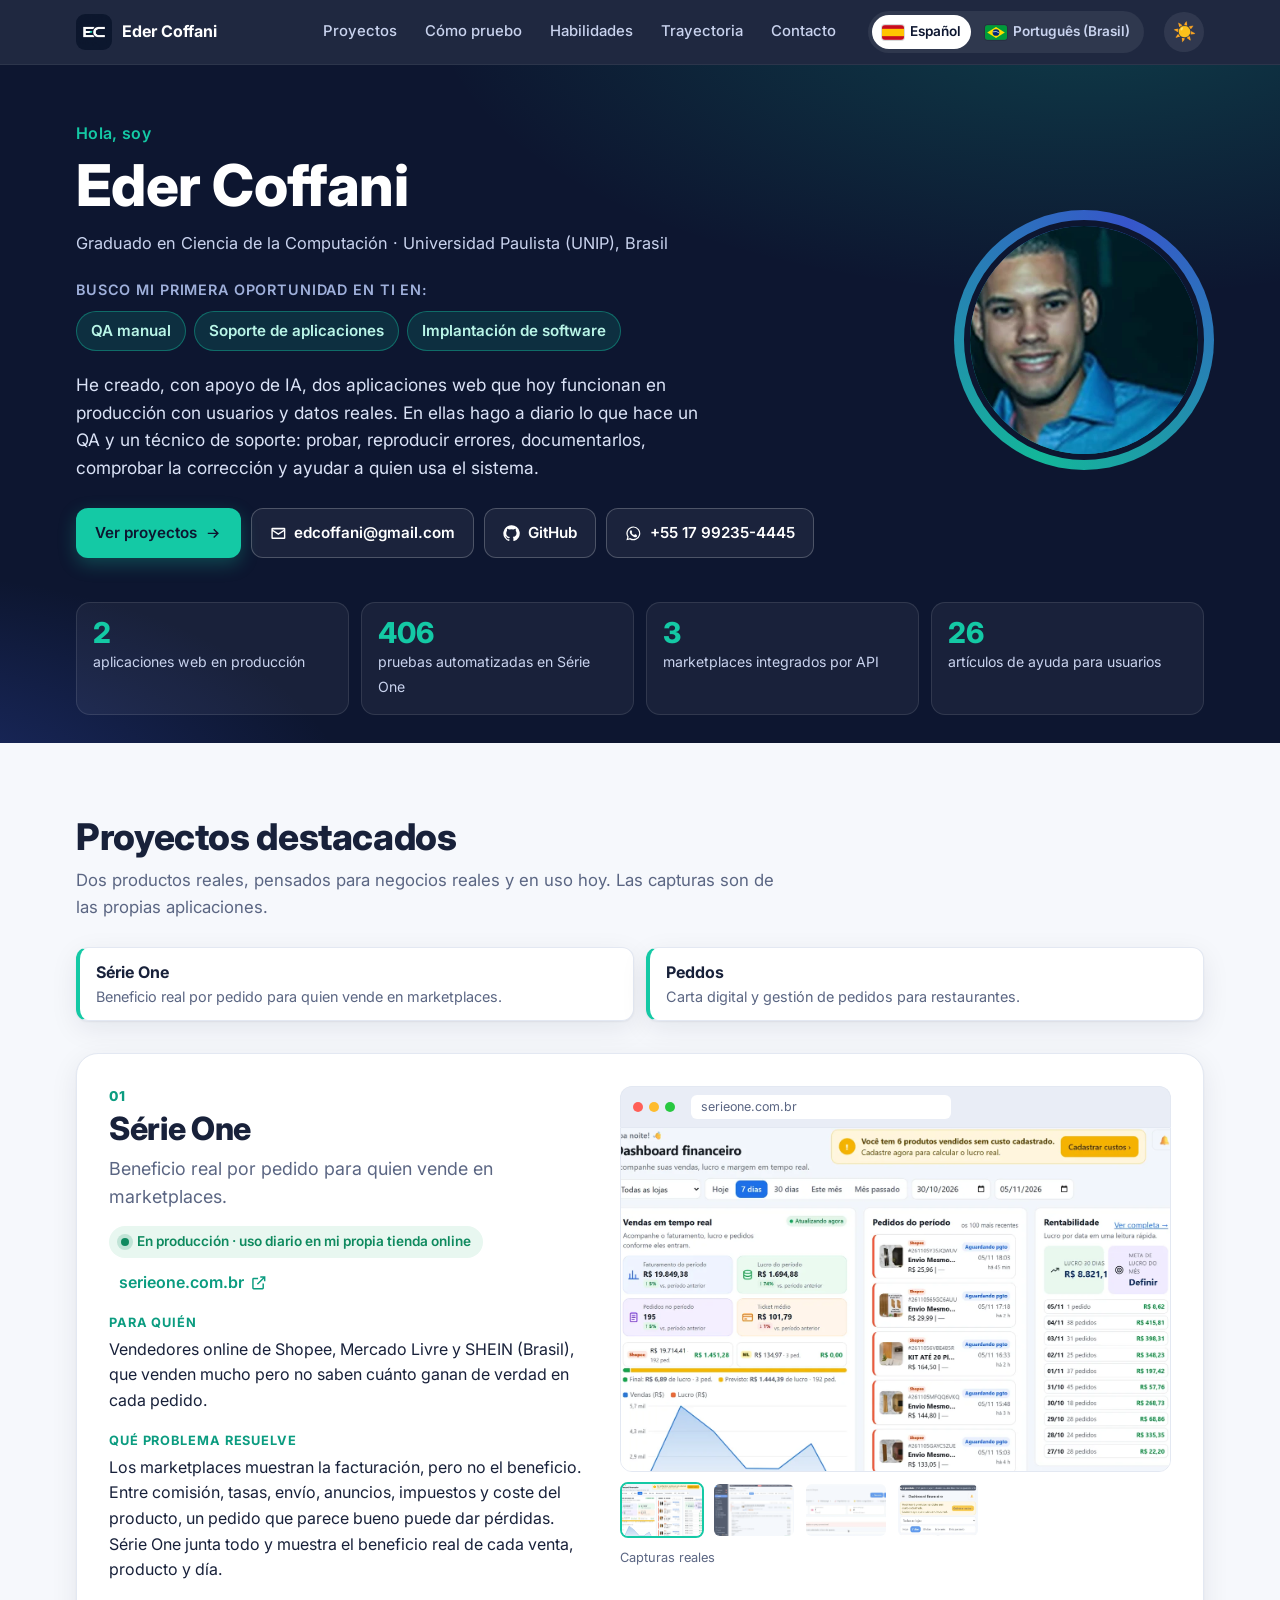
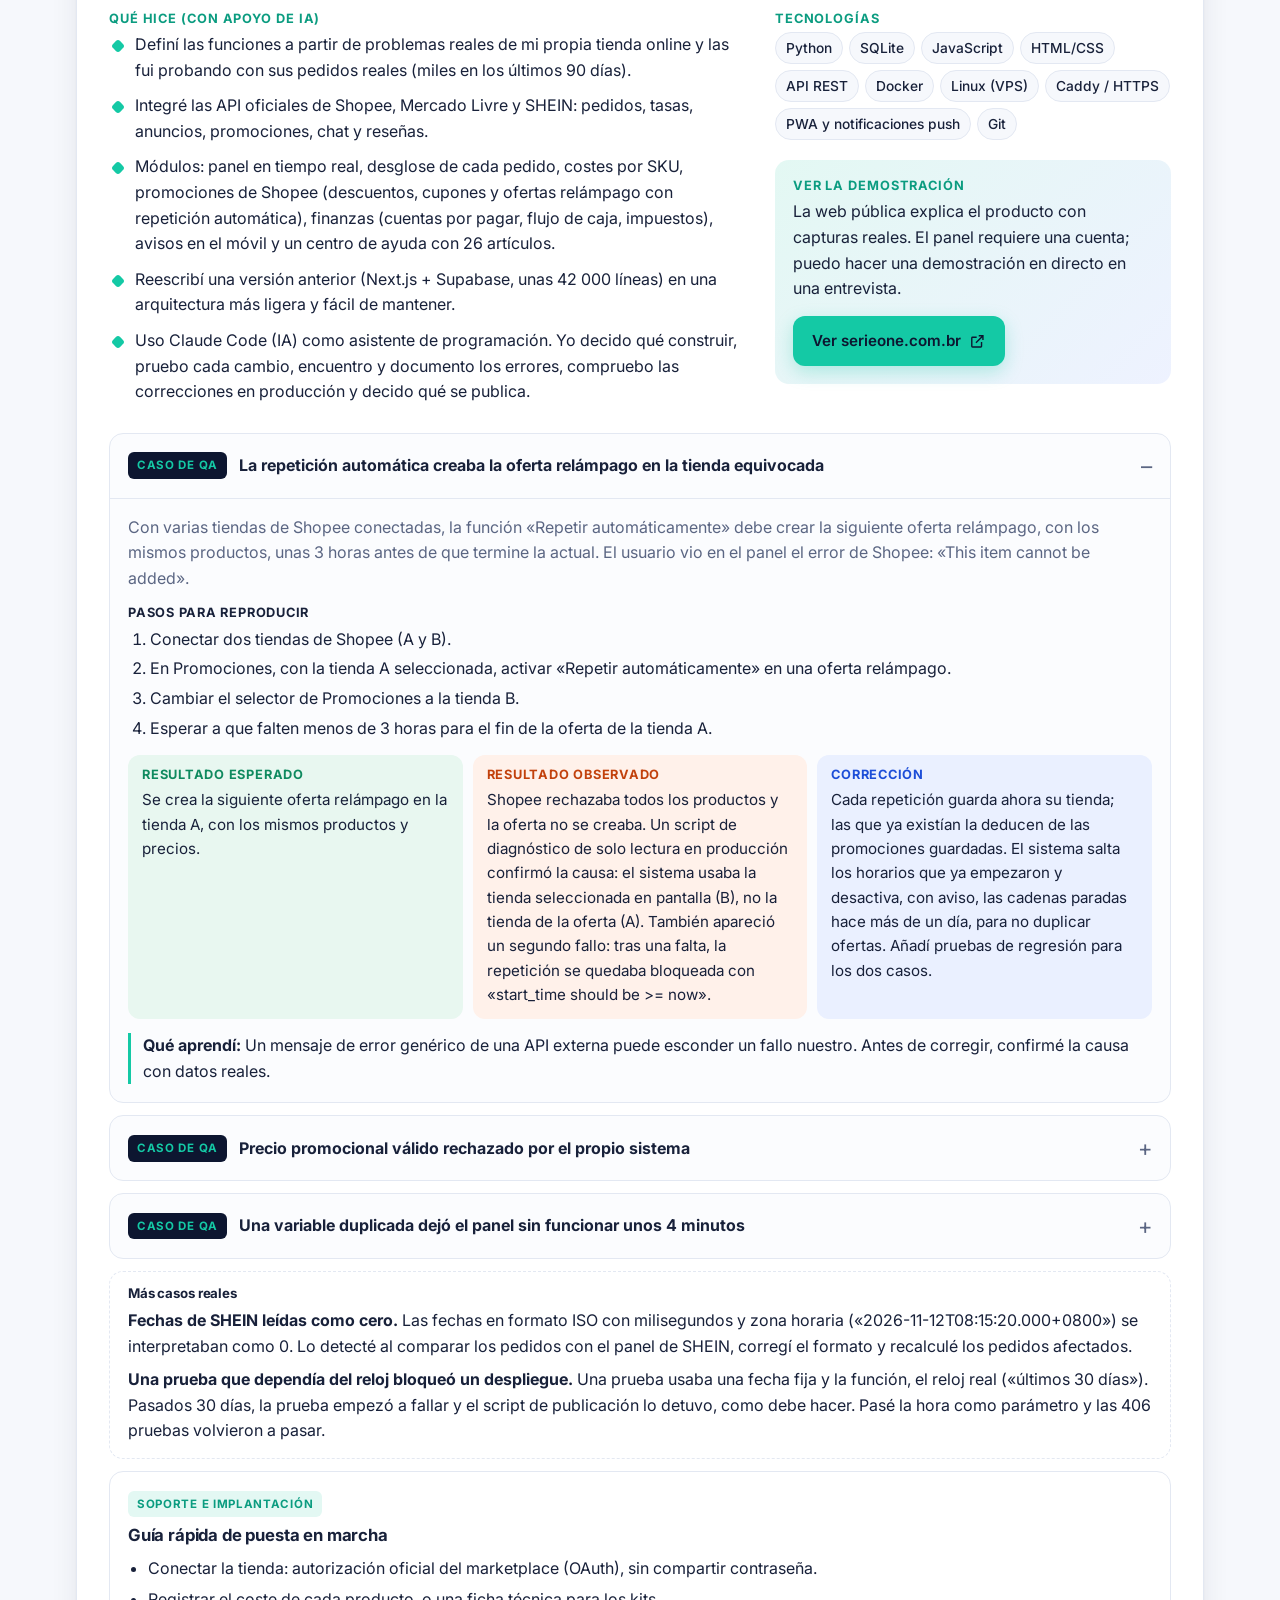
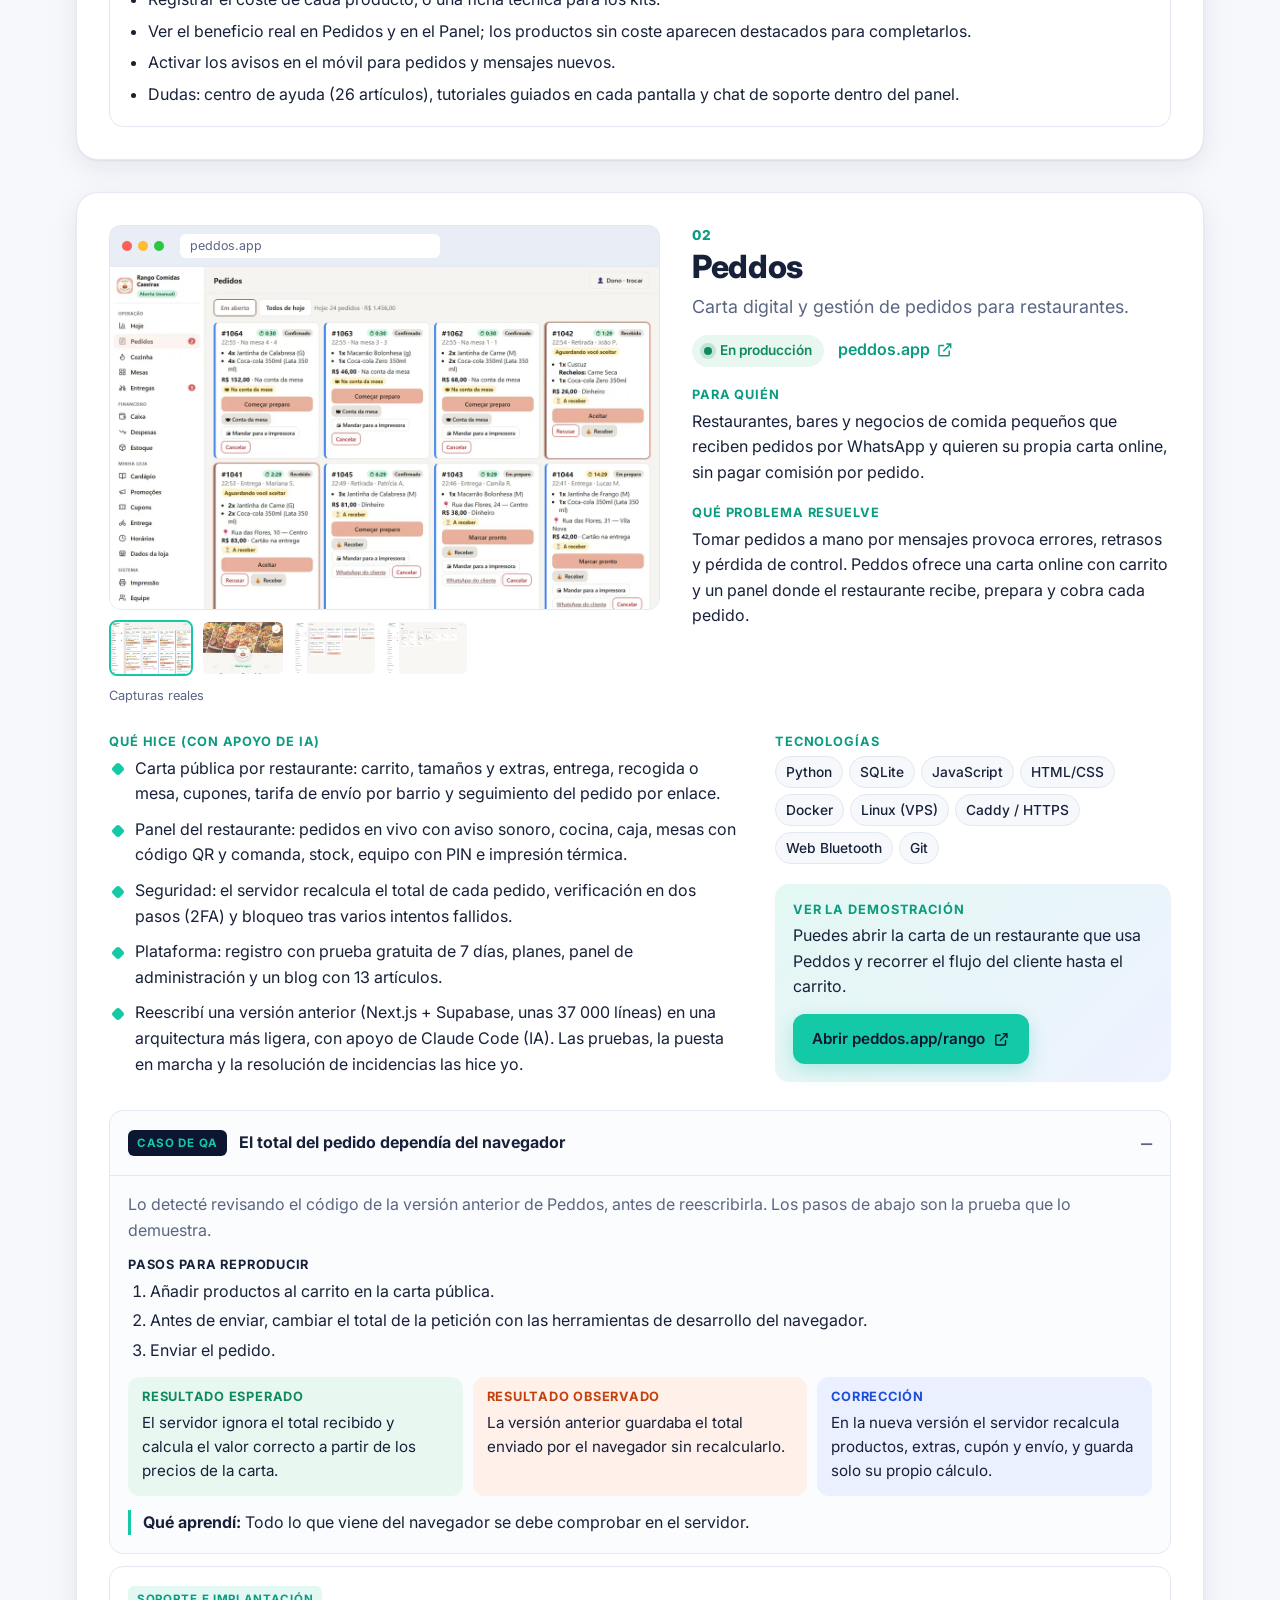
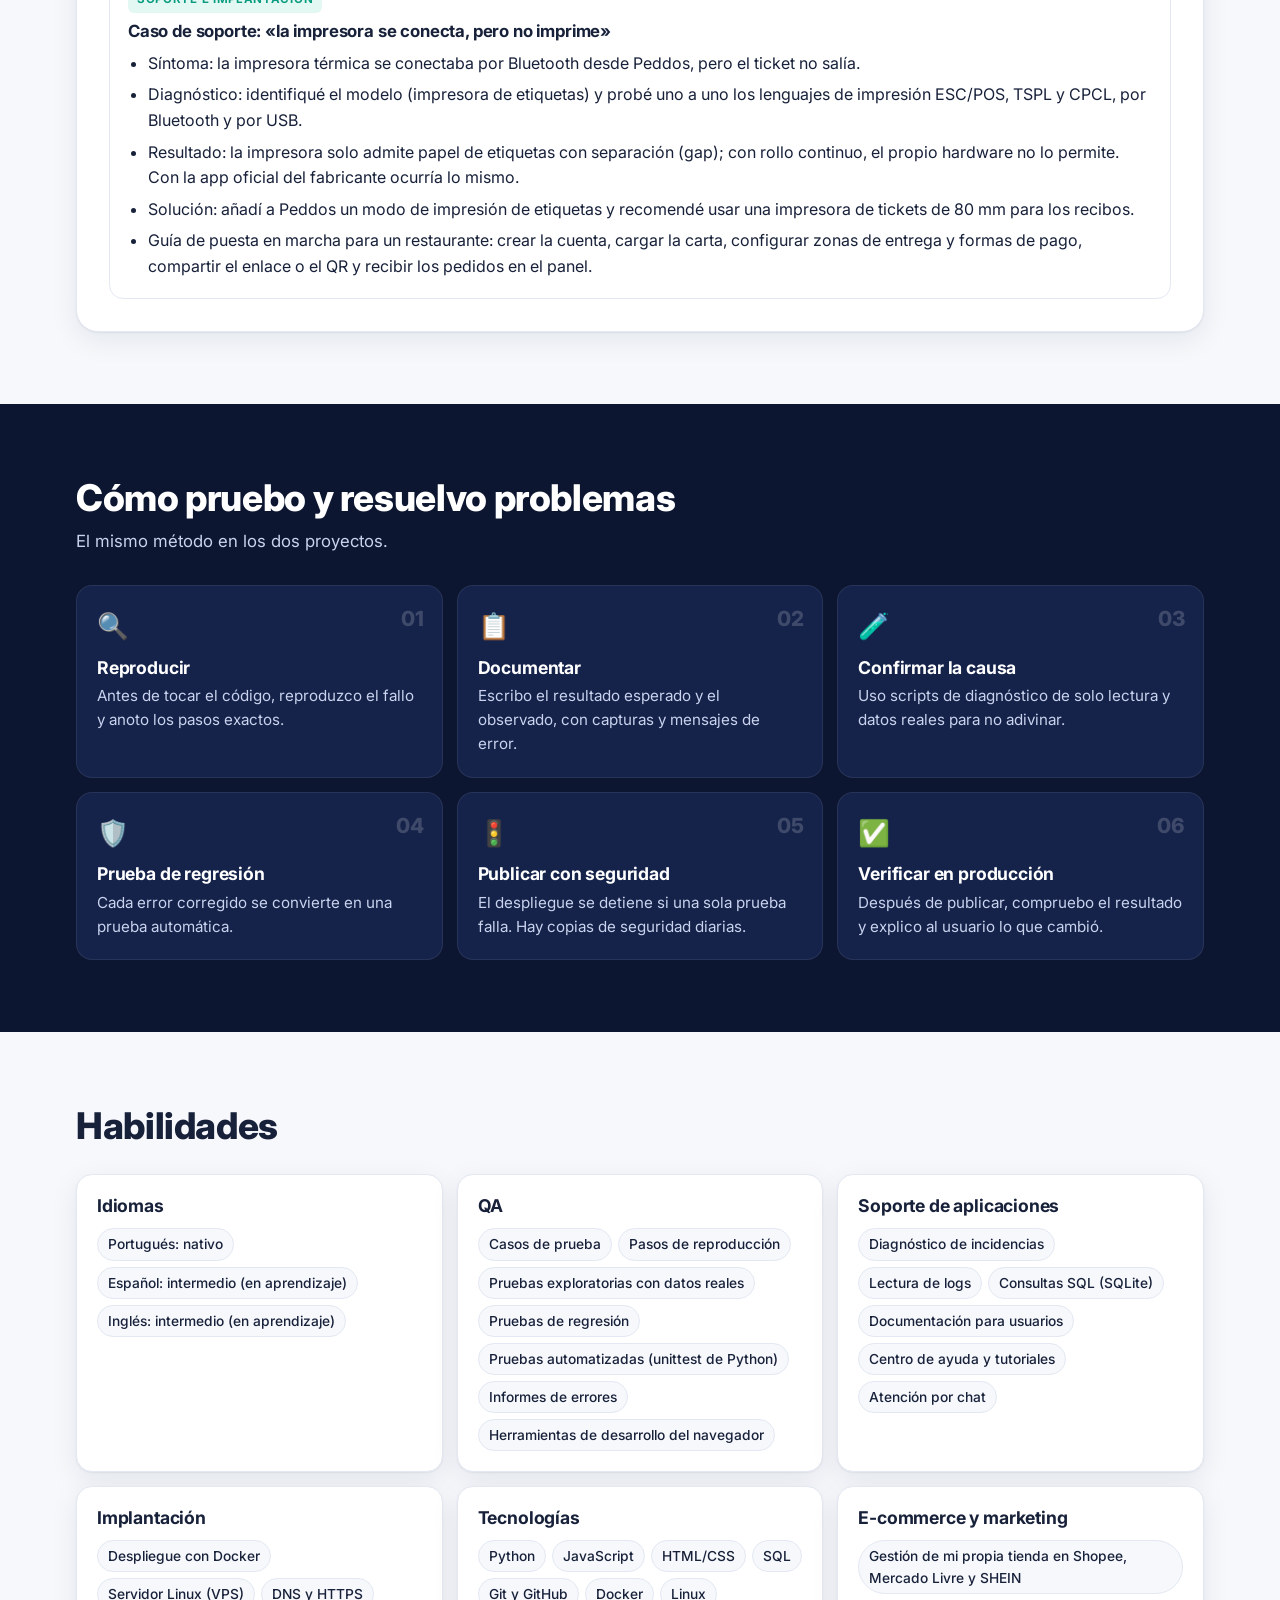
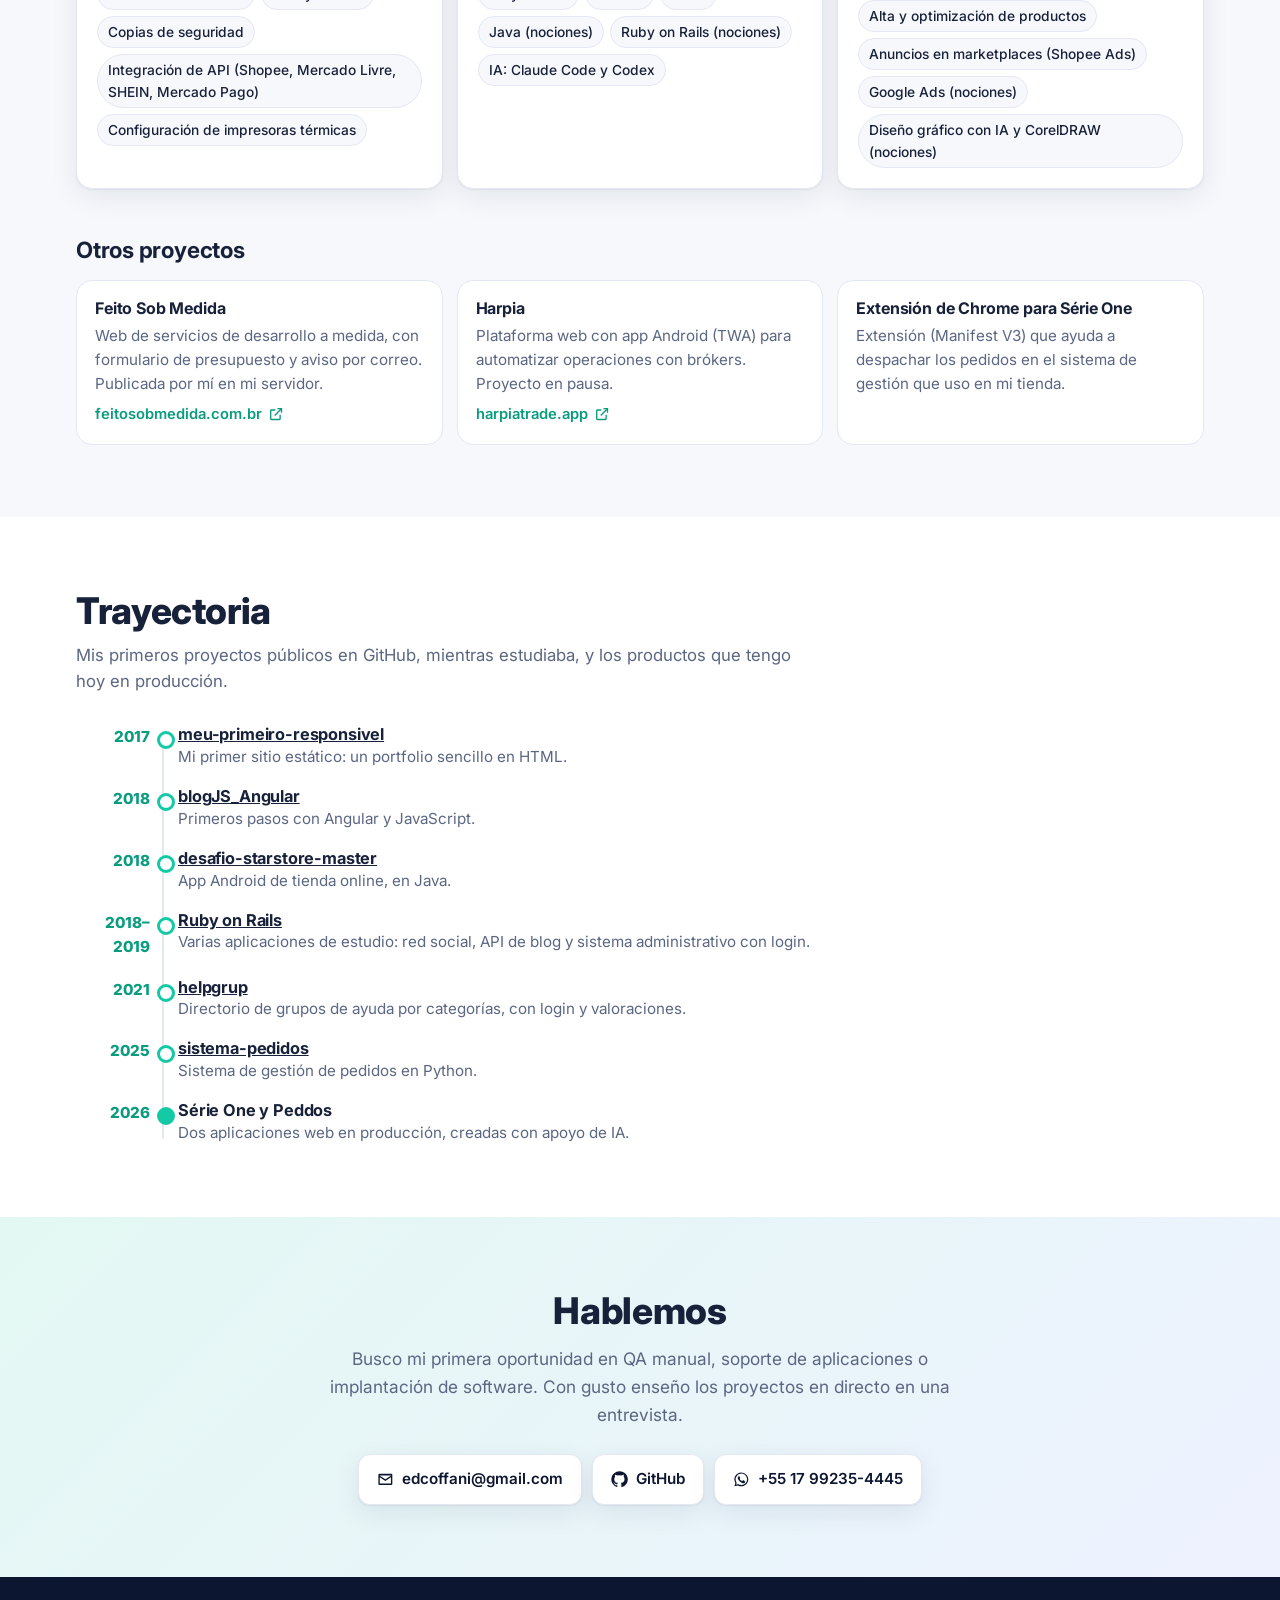
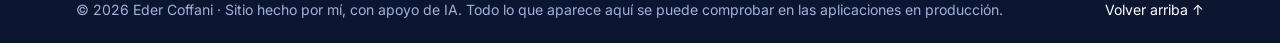
<file: index.html>
<!doctype html>
<html lang="es-ES">
<head>
<meta charset="utf-8">
<meta name="viewport" content="width=device-width, initial-scale=1">
<title>Eder Coffani · QA manual, soporte de aplicaciones e implantación de software</title>
<meta name="description" content="Graduado en Ciencia de la Computación (UNIP). Busco mi primer empleo en TI en QA manual, soporte de aplicaciones o implantación. Dos aplicaciones web propias en producción: Série One y Peddos.">
<meta name="author" content="Eder Coffani">
<link rel="canonical" href="https://edercoffani.github.io/es/">
<link rel="alternate" hreflang="es-ES" href="https://edercoffani.github.io/es/"><link rel="alternate" hreflang="pt-BR" href="https://edercoffani.github.io/pt-br/"><link rel="alternate" hreflang="x-default" href="https://edercoffani.github.io/">
<meta property="og:type" content="profile">
<meta property="og:title" content="Eder Coffani · QA manual, soporte de aplicaciones e implantación de software">
<meta property="og:description" content="Graduado en Ciencia de la Computación (UNIP). Busco mi primer empleo en TI en QA manual, soporte de aplicaciones o implantación. Dos aplicaciones web propias en producción: Série One y Peddos.">
<meta property="og:locale" content="es_ES">
<meta property="og:image" content="https://edercoffani.github.io/assets/img/og.png">
<meta name="twitter:card" content="summary_large_image">
<meta name="theme-color" content="#0d1630">
<link rel="icon" href="/assets/img/favicon.png" type="image/png">
<link rel="apple-touch-icon" href="/assets/img/apple-touch-icon.png">
<link rel="preconnect" href="https://fonts.googleapis.com">
<link rel="preconnect" href="https://fonts.gstatic.com" crossorigin>
<link href="https://fonts.googleapis.com/css2?family=Inter:wght@400;500;600;700;800&display=swap" rel="stylesheet">
<link rel="stylesheet" href="/assets/estilo.css">
<script>(function(){var t;try{t=localStorage.getItem("tema")}catch(e){}if(!t)t=matchMedia("(prefers-color-scheme: dark)").matches?"escuro":"claro";document.documentElement.setAttribute("data-tema",t)})();</script>
<script type="application/ld+json">{"@context": "https://schema.org", "@type": "Person", "name": "Eder Coffani", "jobTitle": "QA manual · Soporte de aplicaciones · Implantación de software", "alumniOf": {"@type": "CollegeOrUniversity", "name": "Universidade Paulista (UNIP)"}, "knowsAbout": ["QA", "Software testing", "Application support", "Software implementation", "Python", "JavaScript", "SQL"], "sameAs": ["https://github.com/ederCoffani"], "url": "https://edercoffani.github.io/es/", "email": "mailto:edcoffani@gmail.com", "telephone": "+55 17 99235-4445"}</script>
</head>
<body>
<a class="pular" href="#conteudo">Saltar al contenido</a>
<header class="topo" id="topo">
  <div class="largura topo-in">
    <a class="marca" href="#inicio" aria-label="Eder Coffani"><img src="/assets/img/logo-ec.png" alt="" width="36" height="36"><span>Eder Coffani</span></a>
    <nav class="menu" id="menu" aria-label="Menú"><a href="#projetos">Proyectos</a><a href="#qa">Cómo pruebo</a><a href="#habilidades">Habilidades</a><a href="#trajetoria">Trayectoria</a><a href="#contato">Contacto</a></nav>
    <div class="idiomas" role="group" aria-label="Idioma"><a class="idioma atual" href="/es/" hreflang="es-ES" lang="es-ES" aria-current="page" data-idioma><span class="bandeira" aria-hidden="true"><svg viewBox="0 0 30 20" width="22" height="15"><rect width="30" height="20" fill="#c60b1e"/><rect y="5" width="30" height="10" fill="#ffc400"/></svg></span><span class="nome-idioma">Español</span></a><a class="idioma" href="/pt-br/" hreflang="pt-BR" lang="pt-BR" data-idioma><span class="bandeira" aria-hidden="true"><svg viewBox="0 0 30 20" width="22" height="15"><rect width="30" height="20" fill="#009b3a"/><path d="M15 2.5 27 10 15 17.5 3 10z" fill="#fedf00"/><circle cx="15" cy="10" r="4.6" fill="#002776"/><path d="M10.6 9.1a9 9 0 0 1 8.9 1.6" stroke="#fff" stroke-width=".9" fill="none"/></svg></span><span class="nome-idioma">Português (Brasil)</span></a></div>
    <button class="tema" type="button" aria-label="Cambiar entre modo claro y oscuro" title="Cambiar entre modo claro y oscuro"><span class="sol" aria-hidden="true">☀️</span><span class="lua" aria-hidden="true">🌙</span></button>
    <button class="abre-menu" type="button" aria-controls="menu" aria-expanded="false" aria-label="Menú"><span></span><span></span><span></span></button>
  </div>
</header>

<main id="conteudo">
<section class="hero" id="inicio">
  <div class="largura hero-in">
    <div class="hero-texto">
      <p class="saudacao">Hola, soy</p>
      <h1>Eder Coffani</h1>
      <p class="formacao">Graduado en Ciencia de la Computación · Universidad Paulista (UNIP), Brasil</p>
      <p class="areas-tit">Busco mi primera oportunidad en TI en:</p>
      <ul class="areas"><li>QA manual</li><li>Soporte de aplicaciones</li><li>Implantación de software</li></ul>
      <p class="intro">He creado, con apoyo de IA, dos aplicaciones web que hoy funcionan en producción con usuarios y datos reales. En ellas hago a diario lo que hace un QA y un técnico de soporte: probar, reproducir errores, documentarlos, comprobar la corrección y ayudar a quien usa el sistema.</p>
      <div class="acoes">
        <a class="bt bt-primario" href="#projetos"><span>Ver proyectos</span><svg class="ic" viewBox="0 0 24 24" aria-hidden="true" fill="currentColor"><path d="M13.2 5.3 20 12l-6.8 6.7-1.4-1.4 4.3-4.3H4v-2h12.1l-4.3-4.3 1.4-1.4z"/></svg></a>
        <a class="bt bt-claro" href="mailto:edcoffani@gmail.com"><svg class="ic" viewBox="0 0 24 24" aria-hidden="true" fill="currentColor"><path d="M2 5.5A1.5 1.5 0 0 1 3.5 4h17A1.5 1.5 0 0 1 22 5.5v13a1.5 1.5 0 0 1-1.5 1.5h-17A1.5 1.5 0 0 1 2 18.5v-13zm2 .9v.3l8 5.3 8-5.3v-.3H4zm16 2.7-7.45 4.94a1 1 0 0 1-1.1 0L4 9.1V18h16V9.1z"/></svg><span>edcoffani@gmail.com</span></a>
<a class="bt bt-claro" href="https://github.com/ederCoffani" target="_blank" rel="noopener"><svg class="ic" viewBox="0 0 24 24" aria-hidden="true" fill="currentColor"><path d="M12 .5a11.5 11.5 0 0 0-3.64 22.41c.58.1.79-.25.79-.56v-2c-3.2.7-3.88-1.37-3.88-1.37-.53-1.33-1.28-1.69-1.28-1.69-1.05-.71.08-.7.08-.7 1.16.08 1.77 1.19 1.77 1.19 1.03 1.77 2.7 1.26 3.36.96.1-.75.4-1.26.73-1.55-2.56-.29-5.25-1.28-5.25-5.68 0-1.26.45-2.28 1.19-3.09-.12-.29-.52-1.46.11-3.05 0 0 .97-.31 3.17 1.18a11 11 0 0 1 5.78 0c2.2-1.49 3.17-1.18 3.17-1.18.63 1.59.23 2.76.11 3.05.74.81 1.19 1.83 1.19 3.09 0 4.41-2.7 5.38-5.27 5.67.41.36.78 1.06.78 2.14v3.17c0 .31.21.67.8.56A11.5 11.5 0 0 0 12 .5z"/></svg><span>GitHub</span></a>
<a class="bt bt-claro" href="https://wa.me/5517992354445" target="_blank" rel="noopener" aria-label="WhatsApp +55 17 99235-4445"><svg class="ic" viewBox="0 0 24 24" aria-hidden="true" fill="currentColor"><path d="M12 2a10 10 0 0 0-8.6 15.1L2 22l5-1.3A10 10 0 1 0 12 2zm0 18.2a8.2 8.2 0 0 1-4.2-1.2l-.3-.2-3 .8.8-2.9-.2-.3A8.2 8.2 0 1 1 12 20.2zm4.5-6.1c-.2-.1-1.5-.7-1.7-.8-.2-.1-.4-.1-.6.1l-.8 1c-.1.2-.3.2-.5.1a6.7 6.7 0 0 1-3.3-2.9c-.3-.4.2-.4.7-1.3.1-.2 0-.3 0-.4l-.8-1.8c-.2-.5-.4-.4-.6-.4h-.5a1 1 0 0 0-.7.3 3 3 0 0 0-.9 2.2 5.2 5.2 0 0 0 1.1 2.7 11.8 11.8 0 0 0 4.5 4c1.7.7 2.3.8 3.1.7.5-.1 1.5-.6 1.7-1.2.2-.6.2-1.1.2-1.2-.1-.1-.3-.2-.5-.3z"/></svg><span>+55 17 99235-4445</span></a>
      </div>
    </div>
    <div class="hero-foto"><img class="foto" src="/assets/img/eder.webp" alt="Eder Coffani" width="360" height="360"></div>
  </div>
  <div class="largura"><div class="numeros"><div class="num"><strong>2</strong><span>aplicaciones web en producción</span></div><div class="num"><strong>406</strong><span>pruebas automatizadas en Série One</span></div><div class="num"><strong>3</strong><span>marketplaces integrados por API</span></div><div class="num"><strong>26</strong><span>artículos de ayuda para usuarios</span></div></div></div>
</section>

<section class="secao" id="projetos">
  <div class="largura">
    <h2>Proyectos destacados</h2>
    <p class="sub">Dos productos reales, pensados para negocios reales y en uso hoy. Las capturas son de las propias aplicaciones.</p>
    <nav class="atalhos"><a href="#serieone"><strong>Série One</strong><span>Beneficio real por pedido para quien vende en marketplaces.</span></a><a href="#peddos"><strong>Peddos</strong><span>Carta digital y gestión de pedidos para restaurantes.</span></a></nav>
    
<article class="projeto" id="serieone">
  <div class="pj-topo">
    <div class="pj-texto">
      <p class="pj-num">01</p>
      <h3>Série One</h3>
      <p class="pj-frase">Beneficio real por pedido para quien vende en marketplaces.</p>
      <p class="selo">En producción · uso diario en mi propia tienda online</p>
      <a class="pj-link" href="https://www.serieone.com.br/" target="_blank" rel="noopener">serieone.com.br <svg class="ic" viewBox="0 0 24 24" aria-hidden="true" fill="currentColor"><path d="M14 3h7v7h-2V6.4l-8.3 8.3-1.4-1.4L17.6 5H14V3zM5 5h6v2H5v12h12v-6h2v6a2 2 0 0 1-2 2H5a2 2 0 0 1-2-2V7a2 2 0 0 1 2-2z"/></svg></a>
      <div class="pj-bloco"><h4>Para quién</h4><p>Vendedores online de Shopee, Mercado Livre y SHEIN (Brasil), que venden mucho pero no saben cuánto ganan de verdad en cada pedido.</p></div>
      <div class="pj-bloco"><h4>Qué problema resuelve</h4><p>Los marketplaces muestran la facturación, pero no el beneficio. Entre comisión, tasas, envío, anuncios, impuestos y coste del producto, un pedido que parece bueno puede dar pérdidas. Série One junta todo y muestra el beneficio real de cada venta, producto y día.</p></div>
    </div>
    <figure class="galeria"><div class="navegador"><span></span><span></span><span></span><small>serieone.com.br</small></div><button type="button" class="tela" aria-label="Ampliar imagen"><img src="/assets/img/serieone-dashboard.webp" alt="Panel financiero de Série One con ventas, beneficio y pedidos en tiempo real" width="1400" height="833"></button><div class="miniaturas" role="list"><button type="button" role="listitem" class="mini ativa" data-src="/assets/img/serieone-dashboard.webp" data-alt="Panel financiero de Série One con ventas, beneficio y pedidos en tiempo real" aria-label="Panel financiero de Série One con ventas, beneficio y pedidos en tiempo real"><img src="/assets/img/serieone-dashboard.webp" alt="" loading="lazy" width="1400" height="833"></button><button type="button" role="listitem" class="mini" data-src="/assets/img/serieone-pedido.webp" data-alt="Detalle de un pedido con comisión, tasas, envío, publicidad, impuesto y beneficio" aria-label="Detalle de un pedido con comisión, tasas, envío, publicidad, impuesto y beneficio"><img src="/assets/img/serieone-pedido.webp" alt="" loading="lazy" width="1300" height="860"></button><button type="button" role="listitem" class="mini" data-src="/assets/img/serieone-promociones.webp" data-alt="Pantalla de promociones de Shopee gestionadas desde Série One" aria-label="Pantalla de promociones de Shopee gestionadas desde Série One"><img src="/assets/img/serieone-promociones.webp" alt="" loading="lazy" width="1336" height="452"></button><button type="button" role="listitem" class="mini" data-src="/assets/img/serieone-movil.webp" data-alt="Série One en el móvil" aria-label="Série One en el móvil"><img src="/assets/img/serieone-movil.webp" alt="" loading="lazy" width="450" height="796"></button></div><figcaption>Capturas reales</figcaption></figure>
  </div>
  <div class="pj-detalhe">
    <div><div class="pj-bloco"><h4>Qué hice (con apoyo de IA)</h4><ul class="lista"><li>Definí las funciones a partir de problemas reales de mi propia tienda online y las fui probando con sus pedidos reales (miles en los últimos 90 días).</li><li>Integré las API oficiales de Shopee, Mercado Livre y SHEIN: pedidos, tasas, anuncios, promociones, chat y reseñas.</li><li>Módulos: panel en tiempo real, desglose de cada pedido, costes por SKU, promociones de Shopee (descuentos, cupones y ofertas relámpago con repetición automática), finanzas (cuentas por pagar, flujo de caja, impuestos), avisos en el móvil y un centro de ayuda con 26 artículos.</li><li>Reescribí una versión anterior (Next.js + Supabase, unas 42 000 líneas) en una arquitectura más ligera y fácil de mantener.</li><li>Uso Claude Code (IA) como asistente de programación. Yo decido qué construir, pruebo cada cambio, encuentro y documento los errores, compruebo las correcciones en producción y decido qué se publica.</li></ul></div></div>
    <div><div class="pj-bloco"><h4>Tecnologías</h4><ul class="chips"><li>Python</li><li>SQLite</li><li>JavaScript</li><li>HTML/CSS</li><li>API REST</li><li>Docker</li><li>Linux (VPS)</li><li>Caddy / HTTPS</li><li>PWA y notificaciones push</li><li>Git</li></ul></div><div class="pj-demo"><h4>Ver la demostración</h4><p>La web pública explica el producto con capturas reales. El panel requiere una cuenta; puedo hacer una demostración en directo en una entrevista.</p><a class="bt bt-primario" href="https://www.serieone.com.br/" target="_blank" rel="noopener"><span>Ver serieone.com.br</span><svg class="ic" viewBox="0 0 24 24" aria-hidden="true" fill="currentColor"><path d="M14 3h7v7h-2V6.4l-8.3 8.3-1.4-1.4L17.6 5H14V3zM5 5h6v2H5v12h12v-6h2v6a2 2 0 0 1-2 2H5a2 2 0 0 1-2-2V7a2 2 0 0 1 2-2z"/></svg></a></div></div>
  </div>
  <div class="pj-qa"><details class="qa" open><summary><span class="etq">Caso de QA</span><span class="qa-tit">La repetición automática creaba la oferta relámpago en la tienda equivocada</span></summary><div class="qa-corpo"><p class="qa-contexto">Con varias tiendas de Shopee conectadas, la función «Repetir automáticamente» debe crear la siguiente oferta relámpago, con los mismos productos, unas 3 horas antes de que termine la actual. El usuario vio en el panel el error de Shopee: «This item cannot be added».</p><div class="qa-bloco"><h5>Pasos para reproducir</h5><ol><li>Conectar dos tiendas de Shopee (A y B).</li><li>En Promociones, con la tienda A seleccionada, activar «Repetir automáticamente» en una oferta relámpago.</li><li>Cambiar el selector de Promociones a la tienda B.</li><li>Esperar a que falten menos de 3 horas para el fin de la oferta de la tienda A.</li></ol></div><div class="qa-grade"><div class="qa-cel ok"><h5>Resultado esperado</h5><p>Se crea la siguiente oferta relámpago en la tienda A, con los mismos productos y precios.</p></div><div class="qa-cel erro"><h5>Resultado observado</h5><p>Shopee rechazaba todos los productos y la oferta no se creaba. Un script de diagnóstico de solo lectura en producción confirmó la causa: el sistema usaba la tienda seleccionada en pantalla (B), no la tienda de la oferta (A). También apareció un segundo fallo: tras una falta, la repetición se quedaba bloqueada con «start_time should be &gt;= now».</p></div><div class="qa-cel fix"><h5>Corrección</h5><p>Cada repetición guarda ahora su tienda; las que ya existían la deducen de las promociones guardadas. El sistema salta los horarios que ya empezaron y desactiva, con aviso, las cadenas paradas hace más de un día, para no duplicar ofertas. Añadí pruebas de regresión para los dos casos.</p></div></div><p class="qa-licao"><strong>Qué aprendí:</strong> Un mensaje de error genérico de una API externa puede esconder un fallo nuestro. Antes de corregir, confirmé la causa con datos reales.</p></div></details><details class="qa"><summary><span class="etq">Caso de QA</span><span class="qa-tit">Precio promocional válido rechazado por el propio sistema</span></summary><div class="qa-corpo"><p class="qa-contexto">Al crear un descuento, Série One comprueba que el precio promocional sea menor que el precio normal.</p><div class="qa-bloco"><h5>Pasos para reproducir</h5><ol><li>Tener un producto que ya está en una promoción activa en Shopee.</li><li>Crear otra promoción para ese producto con un precio menor que el precio normal.</li></ol></div><div class="qa-grade"><div class="qa-cel ok"><h5>Resultado esperado</h5><p>La validación acepta el precio, porque es menor que el precio normal.</p></div><div class="qa-cel erro"><h5>Resultado observado</h5><p>La validación lo rechazaba: el «precio actual» que devuelve Shopee ya incluye la promoción activa, así que el sistema comparaba con el precio rebajado.</p></div><div class="qa-cel fix"><h5>Corrección</h5><p>La comparación usa ahora el precio original (sin promoción). Volví a sincronizar el catálogo (2339 variaciones) para guardar ese precio y repetí la prueba.</p></div></div><p class="qa-licao"><strong>Qué aprendí:</strong> Hay que conocer bien qué significa cada campo de una API antes de validar con él.</p></div></details><details class="qa"><summary><span class="etq">Caso de QA</span><span class="qa-tit">Una variable duplicada dejó el panel sin funcionar unos 4 minutos</span></summary><div class="qa-corpo"><p class="qa-contexto">Incidencia en producción después de un despliegue.</p><div class="qa-bloco"><h5>Pasos para reproducir</h5><ol><li>Publicar una versión en la que dos archivos JavaScript de la misma página declaraban la misma constante global.</li><li>Abrir el panel en el navegador.</li></ol></div><div class="qa-grade"><div class="qa-cel ok"><h5>Resultado esperado</h5><p>El panel carga con normalidad.</p></div><div class="qa-cel erro"><h5>Resultado observado</h5><p>El navegador paraba con un error de sintaxis y el panel no cargaba.</p></div><div class="qa-cel fix"><h5>Corrección</h5><p>Corregí el nombre y, sobre todo, añadí una prueba automática que bloquea cualquier nombre global repetido entre los scripts. Desde entonces el despliegue no avanza si alguna prueba falla.</p></div></div><p class="qa-licao"><strong>Qué aprendí:</strong> Cada incidente debe dejar una prueba que impida que se repita.</p></div></details><div class="qa-extra"><h5>Más casos reales</h5><ul><li><strong>Fechas de SHEIN leídas como cero.</strong> Las fechas en formato ISO con milisegundos y zona horaria («2026-11-12T08:15:20.000+0800») se interpretaban como 0. Lo detecté al comparar los pedidos con el panel de SHEIN, corregí el formato y recalculé los pedidos afectados.</li><li><strong>Una prueba que dependía del reloj bloqueó un despliegue.</strong> Una prueba usaba una fecha fija y la función, el reloj real («últimos 30 días»). Pasados 30 días, la prueba empezó a fallar y el script de publicación lo detuvo, como debe hacer. Pasé la hora como parámetro y las 406 pruebas volvieron a pasar.</li></ul></div><div class="suporte"><span class="etq etq-sup">Soporte e implantación</span><h4>Guía rápida de puesta en marcha</h4><ul><li>Conectar la tienda: autorización oficial del marketplace (OAuth), sin compartir contraseña.</li><li>Registrar el coste de cada producto, o una ficha técnica para los kits.</li><li>Ver el beneficio real en Pedidos y en el Panel; los productos sin coste aparecen destacados para completarlos.</li><li>Activar los avisos en el móvil para pedidos y mensajes nuevos.</li><li>Dudas: centro de ayuda (26 artículos), tutoriales guiados en cada pantalla y chat de soporte dentro del panel.</li></ul></div></div>
</article>
<article class="projeto invertido" id="peddos">
  <div class="pj-topo">
    <div class="pj-texto">
      <p class="pj-num">02</p>
      <h3>Peddos</h3>
      <p class="pj-frase">Carta digital y gestión de pedidos para restaurantes.</p>
      <p class="selo">En producción</p>
      <a class="pj-link" href="https://peddos.app/" target="_blank" rel="noopener">peddos.app <svg class="ic" viewBox="0 0 24 24" aria-hidden="true" fill="currentColor"><path d="M14 3h7v7h-2V6.4l-8.3 8.3-1.4-1.4L17.6 5H14V3zM5 5h6v2H5v12h12v-6h2v6a2 2 0 0 1-2 2H5a2 2 0 0 1-2-2V7a2 2 0 0 1 2-2z"/></svg></a>
      <div class="pj-bloco"><h4>Para quién</h4><p>Restaurantes, bares y negocios de comida pequeños que reciben pedidos por WhatsApp y quieren su propia carta online, sin pagar comisión por pedido.</p></div>
      <div class="pj-bloco"><h4>Qué problema resuelve</h4><p>Tomar pedidos a mano por mensajes provoca errores, retrasos y pérdida de control. Peddos ofrece una carta online con carrito y un panel donde el restaurante recibe, prepara y cobra cada pedido.</p></div>
    </div>
    <figure class="galeria"><div class="navegador"><span></span><span></span><span></span><small>peddos.app</small></div><button type="button" class="tela" aria-label="Ampliar imagen"><img src="/assets/img/peddos-pedidos.webp" alt="Panel de pedidos de Peddos con tiempos, estados y acciones" width="1200" height="750" loading="lazy"></button><div class="miniaturas" role="list"><button type="button" role="listitem" class="mini ativa" data-src="/assets/img/peddos-pedidos.webp" data-alt="Panel de pedidos de Peddos con tiempos, estados y acciones" aria-label="Panel de pedidos de Peddos con tiempos, estados y acciones"><img src="/assets/img/peddos-pedidos.webp" alt="" loading="lazy" width="1200" height="750"></button><button type="button" role="listitem" class="mini" data-src="/assets/img/peddos-menu.webp" data-alt="Carta online de un restaurante en el móvil" aria-label="Carta online de un restaurante en el móvil"><img src="/assets/img/peddos-menu.webp" alt="" loading="lazy" width="540" height="1168"></button><button type="button" role="listitem" class="mini" data-src="/assets/img/peddos-cocina.webp" data-alt="Pantalla de cocina de Peddos" aria-label="Pantalla de cocina de Peddos"><img src="/assets/img/peddos-cocina.webp" alt="" loading="lazy" width="1200" height="750"></button><button type="button" role="listitem" class="mini" data-src="/assets/img/peddos-mesas.webp" data-alt="Gestión de mesas y comandas" aria-label="Gestión de mesas y comandas"><img src="/assets/img/peddos-mesas.webp" alt="" loading="lazy" width="1200" height="750"></button></div><figcaption>Capturas reales</figcaption></figure>
  </div>
  <div class="pj-detalhe">
    <div><div class="pj-bloco"><h4>Qué hice (con apoyo de IA)</h4><ul class="lista"><li>Carta pública por restaurante: carrito, tamaños y extras, entrega, recogida o mesa, cupones, tarifa de envío por barrio y seguimiento del pedido por enlace.</li><li>Panel del restaurante: pedidos en vivo con aviso sonoro, cocina, caja, mesas con código QR y comanda, stock, equipo con PIN e impresión térmica.</li><li>Seguridad: el servidor recalcula el total de cada pedido, verificación en dos pasos (2FA) y bloqueo tras varios intentos fallidos.</li><li>Plataforma: registro con prueba gratuita de 7 días, planes, panel de administración y un blog con 13 artículos.</li><li>Reescribí una versión anterior (Next.js + Supabase, unas 37 000 líneas) en una arquitectura más ligera, con apoyo de Claude Code (IA). Las pruebas, la puesta en marcha y la resolución de incidencias las hice yo.</li></ul></div></div>
    <div><div class="pj-bloco"><h4>Tecnologías</h4><ul class="chips"><li>Python</li><li>SQLite</li><li>JavaScript</li><li>HTML/CSS</li><li>Docker</li><li>Linux (VPS)</li><li>Caddy / HTTPS</li><li>Web Bluetooth</li><li>Git</li></ul></div><div class="pj-demo"><h4>Ver la demostración</h4><p>Puedes abrir la carta de un restaurante que usa Peddos y recorrer el flujo del cliente hasta el carrito.</p><a class="bt bt-primario" href="https://peddos.app/rango" target="_blank" rel="noopener"><span>Abrir peddos.app/rango</span><svg class="ic" viewBox="0 0 24 24" aria-hidden="true" fill="currentColor"><path d="M14 3h7v7h-2V6.4l-8.3 8.3-1.4-1.4L17.6 5H14V3zM5 5h6v2H5v12h12v-6h2v6a2 2 0 0 1-2 2H5a2 2 0 0 1-2-2V7a2 2 0 0 1 2-2z"/></svg></a></div></div>
  </div>
  <div class="pj-qa"><details class="qa" open><summary><span class="etq">Caso de QA</span><span class="qa-tit">El total del pedido dependía del navegador</span></summary><div class="qa-corpo"><p class="qa-contexto">Lo detecté revisando el código de la versión anterior de Peddos, antes de reescribirla. Los pasos de abajo son la prueba que lo demuestra.</p><div class="qa-bloco"><h5>Pasos para reproducir</h5><ol><li>Añadir productos al carrito en la carta pública.</li><li>Antes de enviar, cambiar el total de la petición con las herramientas de desarrollo del navegador.</li><li>Enviar el pedido.</li></ol></div><div class="qa-grade"><div class="qa-cel ok"><h5>Resultado esperado</h5><p>El servidor ignora el total recibido y calcula el valor correcto a partir de los precios de la carta.</p></div><div class="qa-cel erro"><h5>Resultado observado</h5><p>La versión anterior guardaba el total enviado por el navegador sin recalcularlo.</p></div><div class="qa-cel fix"><h5>Corrección</h5><p>En la nueva versión el servidor recalcula productos, extras, cupón y envío, y guarda solo su propio cálculo.</p></div></div><p class="qa-licao"><strong>Qué aprendí:</strong> Todo lo que viene del navegador se debe comprobar en el servidor.</p></div></details><div class="suporte"><span class="etq etq-sup">Soporte e implantación</span><h4>Caso de soporte: «la impresora se conecta, pero no imprime»</h4><ul><li>Síntoma: la impresora térmica se conectaba por Bluetooth desde Peddos, pero el ticket no salía.</li><li>Diagnóstico: identifiqué el modelo (impresora de etiquetas) y probé uno a uno los lenguajes de impresión ESC/POS, TSPL y CPCL, por Bluetooth y por USB.</li><li>Resultado: la impresora solo admite papel de etiquetas con separación (gap); con rollo continuo, el propio hardware no lo permite. Con la app oficial del fabricante ocurría lo mismo.</li><li>Solución: añadí a Peddos un modo de impresión de etiquetas y recomendé usar una impresora de tickets de 80 mm para los recibos.</li><li>Guía de puesta en marcha para un restaurante: crear la cuenta, cargar la carta, configurar zonas de entrega y formas de pago, compartir el enlace o el QR y recibir los pedidos en el panel.</li></ul></div></div>
</article>
  </div>
</section>

<section class="secao secao-escura" id="qa">
  <div class="largura">
    <h2>Cómo pruebo y resuelvo problemas</h2>
    <p class="sub">El mismo método en los dos proyectos.</p>
    <ol class="metodo"><li><span class="m-ic" aria-hidden="true">🔍</span><h4>Reproducir</h4><p>Antes de tocar el código, reproduzco el fallo y anoto los pasos exactos.</p></li><li><span class="m-ic" aria-hidden="true">📋</span><h4>Documentar</h4><p>Escribo el resultado esperado y el observado, con capturas y mensajes de error.</p></li><li><span class="m-ic" aria-hidden="true">🧪</span><h4>Confirmar la causa</h4><p>Uso scripts de diagnóstico de solo lectura y datos reales para no adivinar.</p></li><li><span class="m-ic" aria-hidden="true">🛡️</span><h4>Prueba de regresión</h4><p>Cada error corregido se convierte en una prueba automática.</p></li><li><span class="m-ic" aria-hidden="true">🚦</span><h4>Publicar con seguridad</h4><p>El despliegue se detiene si una sola prueba falla. Hay copias de seguridad diarias.</p></li><li><span class="m-ic" aria-hidden="true">✅</span><h4>Verificar en producción</h4><p>Después de publicar, compruebo el resultado y explico al usuario lo que cambió.</p></li></ol>
  </div>
</section>

<section class="secao" id="habilidades">
  <div class="largura">
    <h2>Habilidades</h2>
    <div class="habs"><div class="hab"><h4>Idiomas</h4><ul class="chips"><li>Portugués: nativo</li><li>Español: intermedio (en aprendizaje)</li><li>Inglés: intermedio (en aprendizaje)</li></ul></div><div class="hab"><h4>QA</h4><ul class="chips"><li>Casos de prueba</li><li>Pasos de reproducción</li><li>Pruebas exploratorias con datos reales</li><li>Pruebas de regresión</li><li>Pruebas automatizadas (unittest de Python)</li><li>Informes de errores</li><li>Herramientas de desarrollo del navegador</li></ul></div><div class="hab"><h4>Soporte de aplicaciones</h4><ul class="chips"><li>Diagnóstico de incidencias</li><li>Lectura de logs</li><li>Consultas SQL (SQLite)</li><li>Documentación para usuarios</li><li>Centro de ayuda y tutoriales</li><li>Atención por chat</li></ul></div><div class="hab"><h4>Implantación</h4><ul class="chips"><li>Despliegue con Docker</li><li>Servidor Linux (VPS)</li><li>DNS y HTTPS</li><li>Copias de seguridad</li><li>Integración de API (Shopee, Mercado Livre, SHEIN, Mercado Pago)</li><li>Configuración de impresoras térmicas</li></ul></div><div class="hab"><h4>Tecnologías</h4><ul class="chips"><li>Python</li><li>JavaScript</li><li>HTML/CSS</li><li>SQL</li><li>Git y GitHub</li><li>Docker</li><li>Linux</li><li>Java (nociones)</li><li>Ruby on Rails (nociones)</li><li>IA: Claude Code y Codex</li></ul></div><div class="hab"><h4>E-commerce y marketing</h4><ul class="chips"><li>Gestión de mi propia tienda en Shopee, Mercado Livre y SHEIN</li><li>Alta y optimización de productos</li><li>Anuncios en marketplaces (Shopee Ads)</li><li>Google Ads (nociones)</li><li>Diseño gráfico con IA y CorelDRAW (nociones)</li></ul></div></div>
    <h3 class="h3-outros">Otros proyectos</h3>
    <ul class="outros"><li><h4>Feito Sob Medida</h4><p>Web de servicios de desarrollo a medida, con formulario de presupuesto y aviso por correo. Publicada por mí en mi servidor.</p><a href="https://feitosobmedida.com.br/" target="_blank" rel="noopener">feitosobmedida.com.br <svg class="ic" viewBox="0 0 24 24" aria-hidden="true" fill="currentColor"><path d="M14 3h7v7h-2V6.4l-8.3 8.3-1.4-1.4L17.6 5H14V3zM5 5h6v2H5v12h12v-6h2v6a2 2 0 0 1-2 2H5a2 2 0 0 1-2-2V7a2 2 0 0 1 2-2z"/></svg></a></li><li><h4>Harpia</h4><p>Plataforma web con app Android (TWA) para automatizar operaciones con brókers. Proyecto en pausa.</p><a href="https://harpiatrade.app/" target="_blank" rel="noopener">harpiatrade.app <svg class="ic" viewBox="0 0 24 24" aria-hidden="true" fill="currentColor"><path d="M14 3h7v7h-2V6.4l-8.3 8.3-1.4-1.4L17.6 5H14V3zM5 5h6v2H5v12h12v-6h2v6a2 2 0 0 1-2 2H5a2 2 0 0 1-2-2V7a2 2 0 0 1 2-2z"/></svg></a></li><li><h4>Extensión de Chrome para Série One</h4><p>Extensión (Manifest V3) que ayuda a despachar los pedidos en el sistema de gestión que uso en mi tienda.</p></li></ul>
  </div>
</section>

<section class="secao secao-clara" id="trajetoria">
  <div class="largura">
    <h2>Trayectoria</h2>
    <p class="sub">Mis primeros proyectos públicos en GitHub, mientras estudiaba, y los productos que tengo hoy en producción.</p>
    <ol class="linha-tempo"><li><span class="ano">2017</span><div><h4><a href="https://github.com/ederCoffani/meu-primeiro-responsivel" target="_blank" rel="noopener">meu-primeiro-responsivel</a></h4><p>Mi primer sitio estático: un portfolio sencillo en HTML.</p></div></li><li><span class="ano">2018</span><div><h4><a href="https://github.com/ederCoffani/blogJS_Angular" target="_blank" rel="noopener">blogJS_Angular</a></h4><p>Primeros pasos con Angular y JavaScript.</p></div></li><li><span class="ano">2018</span><div><h4><a href="https://github.com/ederCoffani/desafio-starstore-master" target="_blank" rel="noopener">desafio-starstore-master</a></h4><p>App Android de tienda online, en Java.</p></div></li><li><span class="ano">2018–2019</span><div><h4><a href="https://github.com/ederCoffani?tab=repositories&amp;language=ruby" target="_blank" rel="noopener">Ruby on Rails</a></h4><p>Varias aplicaciones de estudio: red social, API de blog y sistema administrativo con login.</p></div></li><li><span class="ano">2021</span><div><h4><a href="https://github.com/ederCoffani/helpgrup" target="_blank" rel="noopener">helpgrup</a></h4><p>Directorio de grupos de ayuda por categorías, con login y valoraciones.</p></div></li><li><span class="ano">2025</span><div><h4><a href="https://github.com/ederCoffani/sistema-pedidos" target="_blank" rel="noopener">sistema-pedidos</a></h4><p>Sistema de gestión de pedidos en Python.</p></div></li><li><span class="ano">2026</span><div><h4>Série One y Peddos</h4><p>Dos aplicaciones web en producción, creadas con apoyo de IA.</p></div></li></ol>
  </div>
</section>

<section class="secao contato" id="contato">
  <div class="largura contato-in">
    <h2>Hablemos</h2>
    <p>Busco mi primera oportunidad en QA manual, soporte de aplicaciones o implantación de software. Con gusto enseño los proyectos en directo en una entrevista.</p>
    <div class="acoes acoes-contato"><a class="bt bt-contato" href="mailto:edcoffani@gmail.com"><svg class="ic" viewBox="0 0 24 24" aria-hidden="true" fill="currentColor"><path d="M2 5.5A1.5 1.5 0 0 1 3.5 4h17A1.5 1.5 0 0 1 22 5.5v13a1.5 1.5 0 0 1-1.5 1.5h-17A1.5 1.5 0 0 1 2 18.5v-13zm2 .9v.3l8 5.3 8-5.3v-.3H4zm16 2.7-7.45 4.94a1 1 0 0 1-1.1 0L4 9.1V18h16V9.1z"/></svg><span>edcoffani@gmail.com</span></a>
<a class="bt bt-contato" href="https://github.com/ederCoffani" target="_blank" rel="noopener"><svg class="ic" viewBox="0 0 24 24" aria-hidden="true" fill="currentColor"><path d="M12 .5a11.5 11.5 0 0 0-3.64 22.41c.58.1.79-.25.79-.56v-2c-3.2.7-3.88-1.37-3.88-1.37-.53-1.33-1.28-1.69-1.28-1.69-1.05-.71.08-.7.08-.7 1.16.08 1.77 1.19 1.77 1.19 1.03 1.77 2.7 1.26 3.36.96.1-.75.4-1.26.73-1.55-2.56-.29-5.25-1.28-5.25-5.68 0-1.26.45-2.28 1.19-3.09-.12-.29-.52-1.46.11-3.05 0 0 .97-.31 3.17 1.18a11 11 0 0 1 5.78 0c2.2-1.49 3.17-1.18 3.17-1.18.63 1.59.23 2.76.11 3.05.74.81 1.19 1.83 1.19 3.09 0 4.41-2.7 5.38-5.27 5.67.41.36.78 1.06.78 2.14v3.17c0 .31.21.67.8.56A11.5 11.5 0 0 0 12 .5z"/></svg><span>GitHub</span></a>
<a class="bt bt-contato" href="https://wa.me/5517992354445" target="_blank" rel="noopener" aria-label="WhatsApp +55 17 99235-4445"><svg class="ic" viewBox="0 0 24 24" aria-hidden="true" fill="currentColor"><path d="M12 2a10 10 0 0 0-8.6 15.1L2 22l5-1.3A10 10 0 1 0 12 2zm0 18.2a8.2 8.2 0 0 1-4.2-1.2l-.3-.2-3 .8.8-2.9-.2-.3A8.2 8.2 0 1 1 12 20.2zm4.5-6.1c-.2-.1-1.5-.7-1.7-.8-.2-.1-.4-.1-.6.1l-.8 1c-.1.2-.3.2-.5.1a6.7 6.7 0 0 1-3.3-2.9c-.3-.4.2-.4.7-1.3.1-.2 0-.3 0-.4l-.8-1.8c-.2-.5-.4-.4-.6-.4h-.5a1 1 0 0 0-.7.3 3 3 0 0 0-.9 2.2 5.2 5.2 0 0 0 1.1 2.7 11.8 11.8 0 0 0 4.5 4c1.7.7 2.3.8 3.1.7.5-.1 1.5-.6 1.7-1.2.2-.6.2-1.1.2-1.2-.1-.1-.3-.2-.5-.3z"/></svg><span>+55 17 99235-4445</span></a></div>
  </div>
</section>
</main>

<footer class="rodape">
  <div class="largura rodape-in">
    <p>© 2026 Eder Coffani · Sitio hecho por mí, con apoyo de IA. Todo lo que aparece aquí se puede comprobar en las aplicaciones en producción.</p>
    <a href="#inicio">Volver arriba ↑</a>
  </div>
</footer>

<dialog class="lupa" id="lupa"><button type="button" class="fecha" aria-label="Cerrar">×</button><img alt=""></dialog>
<script>(function(){try{var p=localStorage.getItem("idioma");var l=p||((navigator.languages||[navigator.language||""])[0]||"").toLowerCase();if(l.indexOf("pt")===0)location.replace("/pt-br/"+location.hash);}catch(e){}})();</script><script src="/assets/site.js" defer></script>
</body>
</html>
</file>
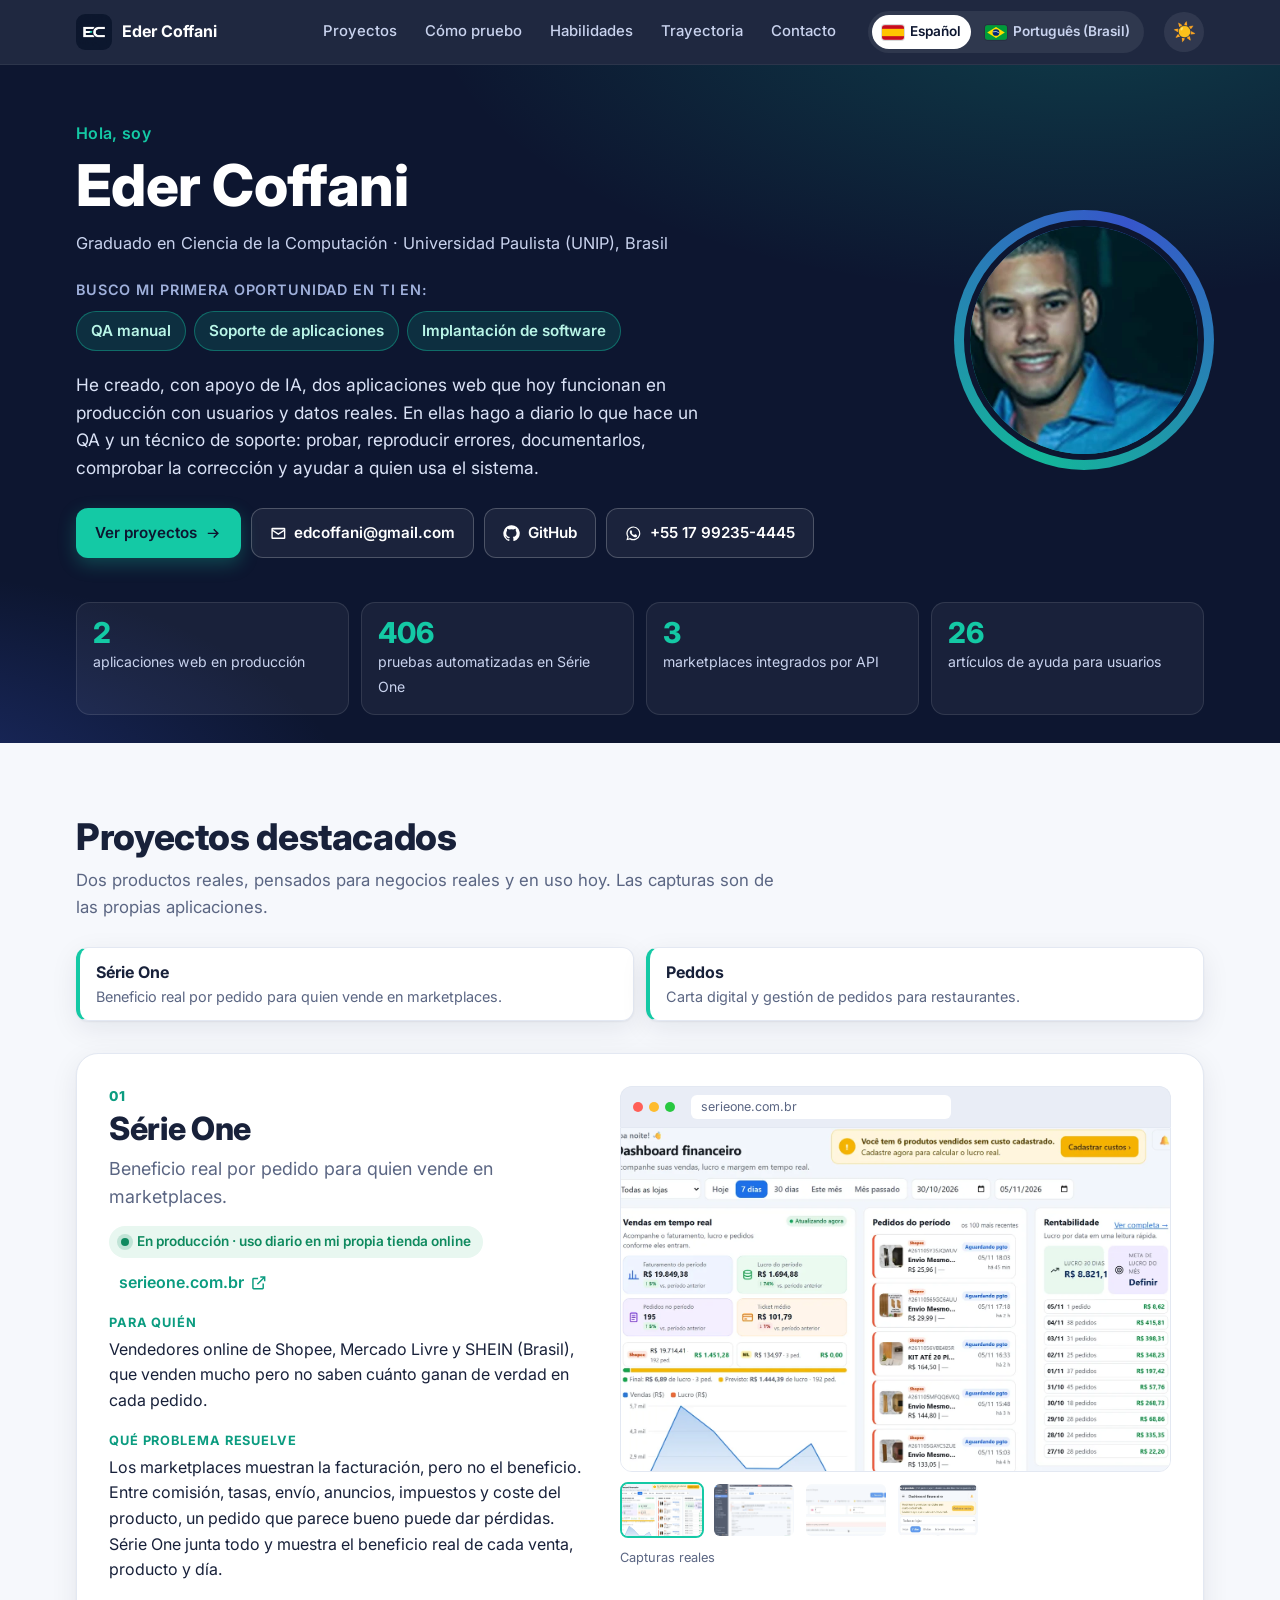
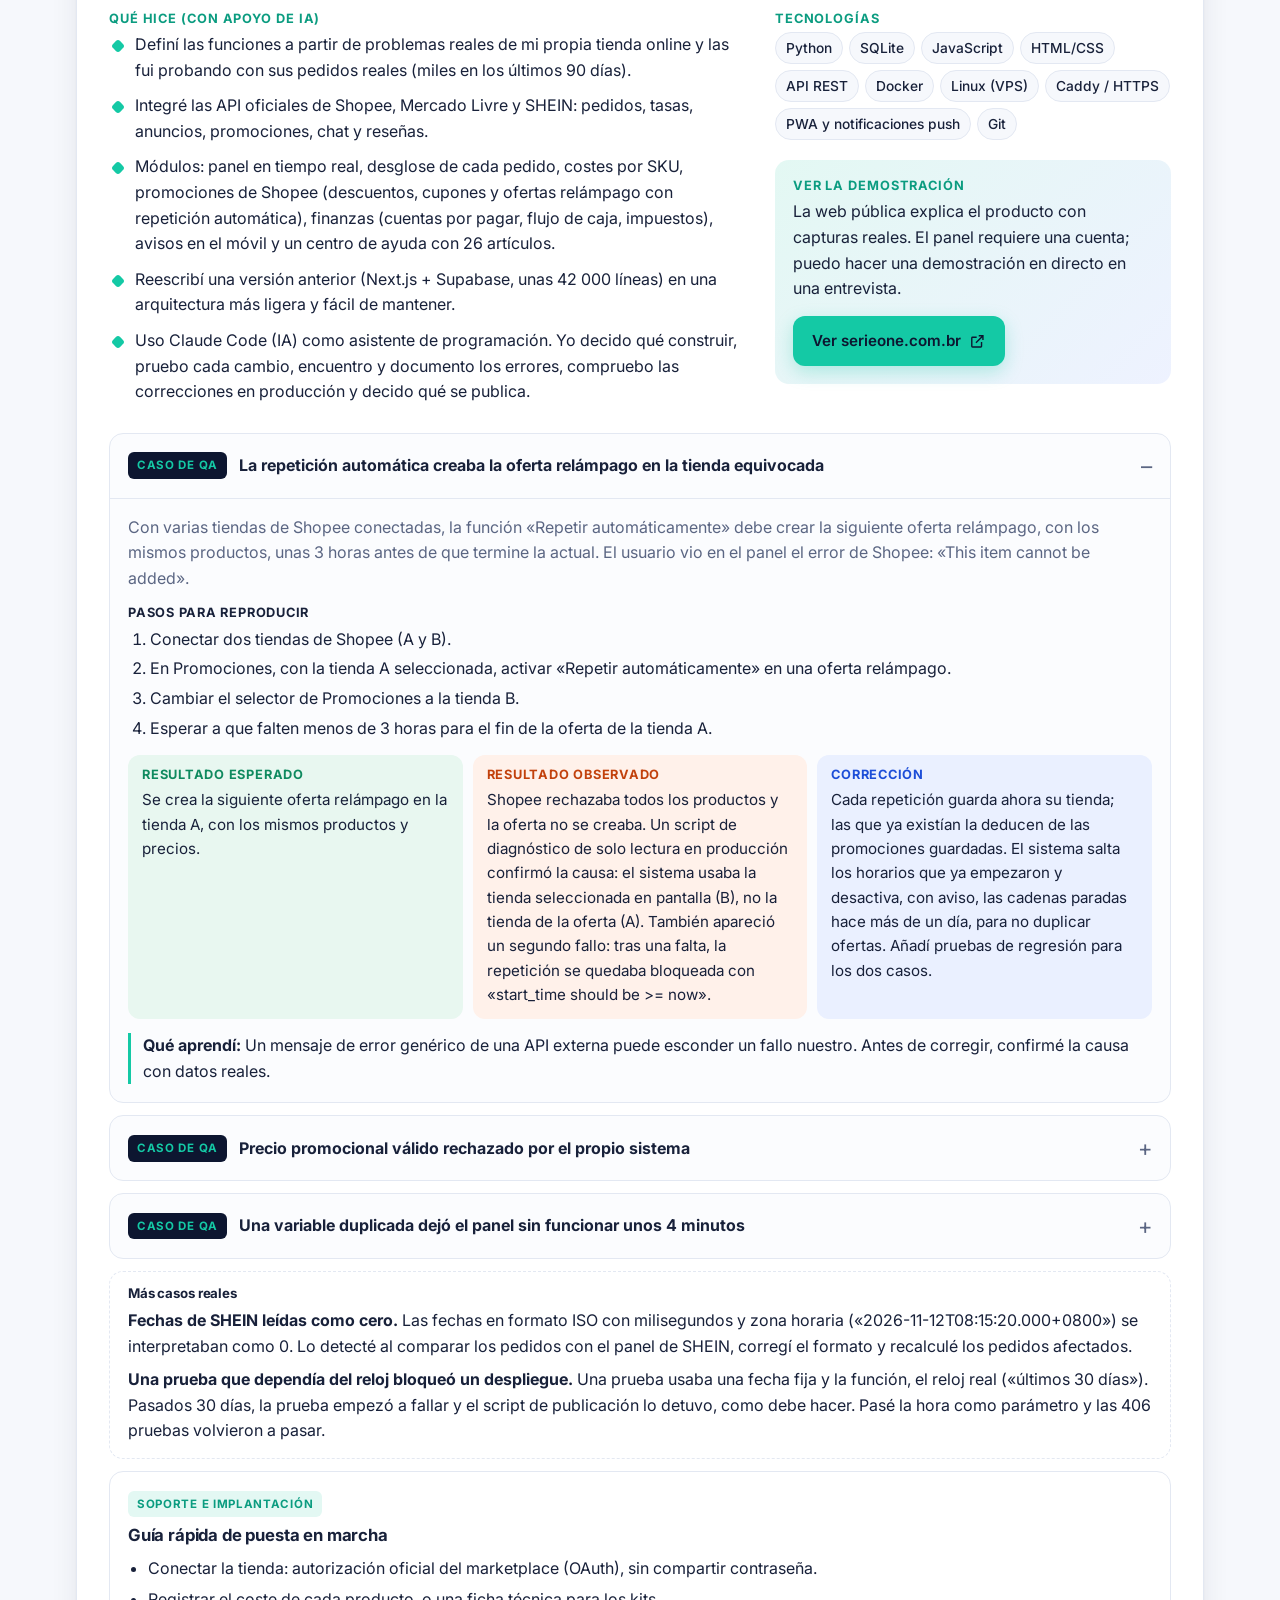
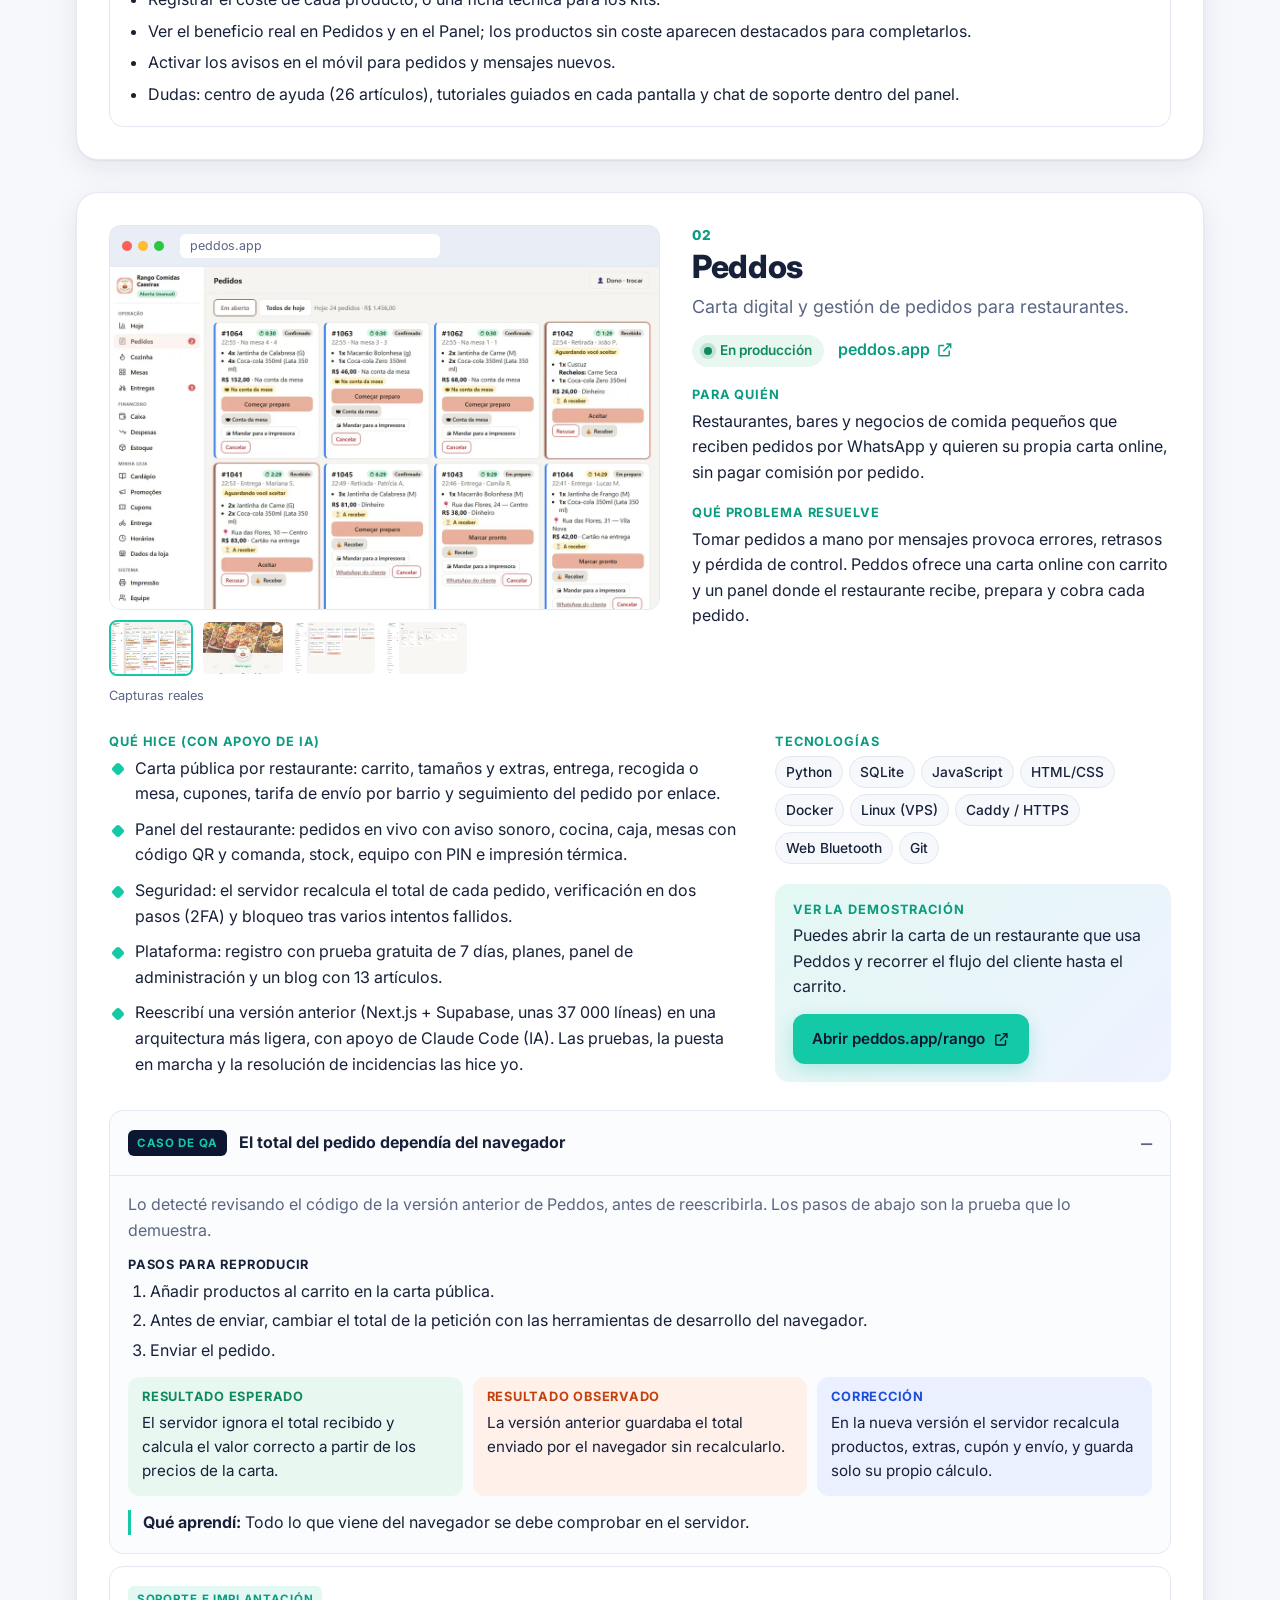
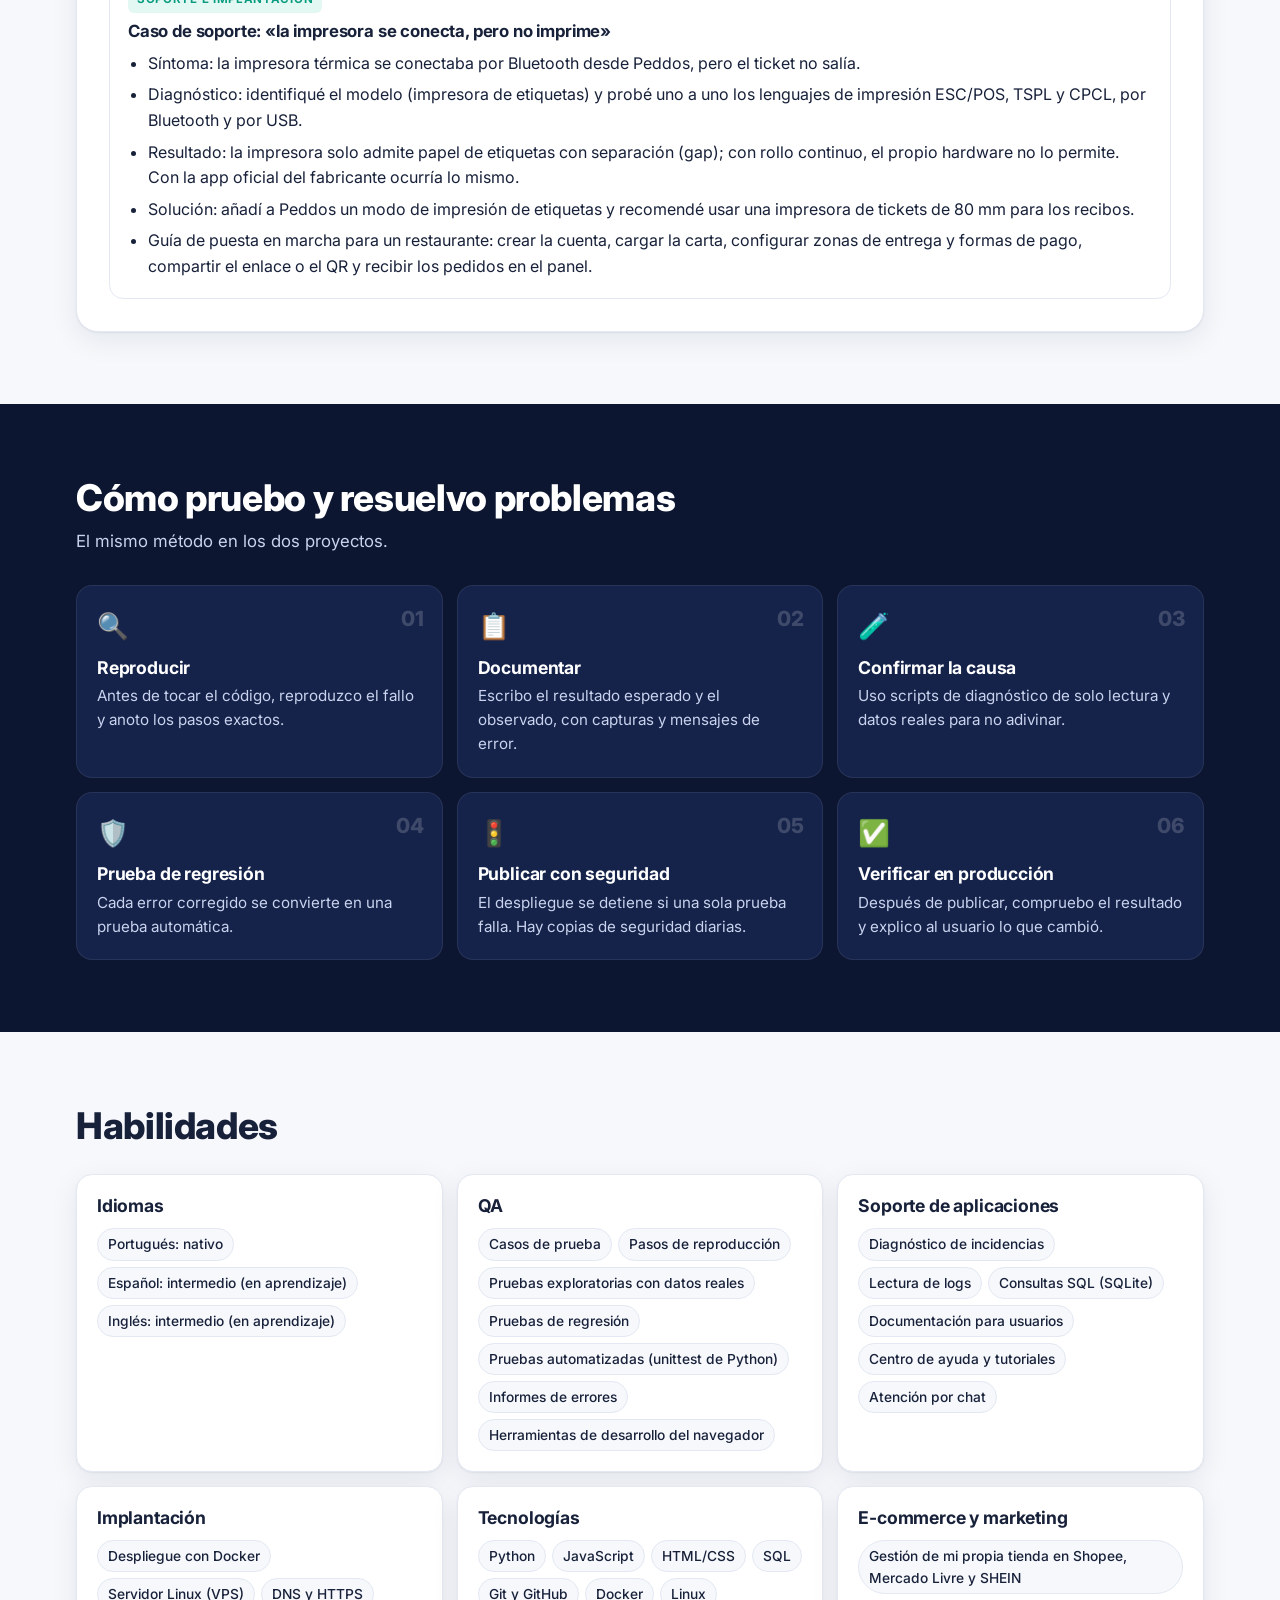
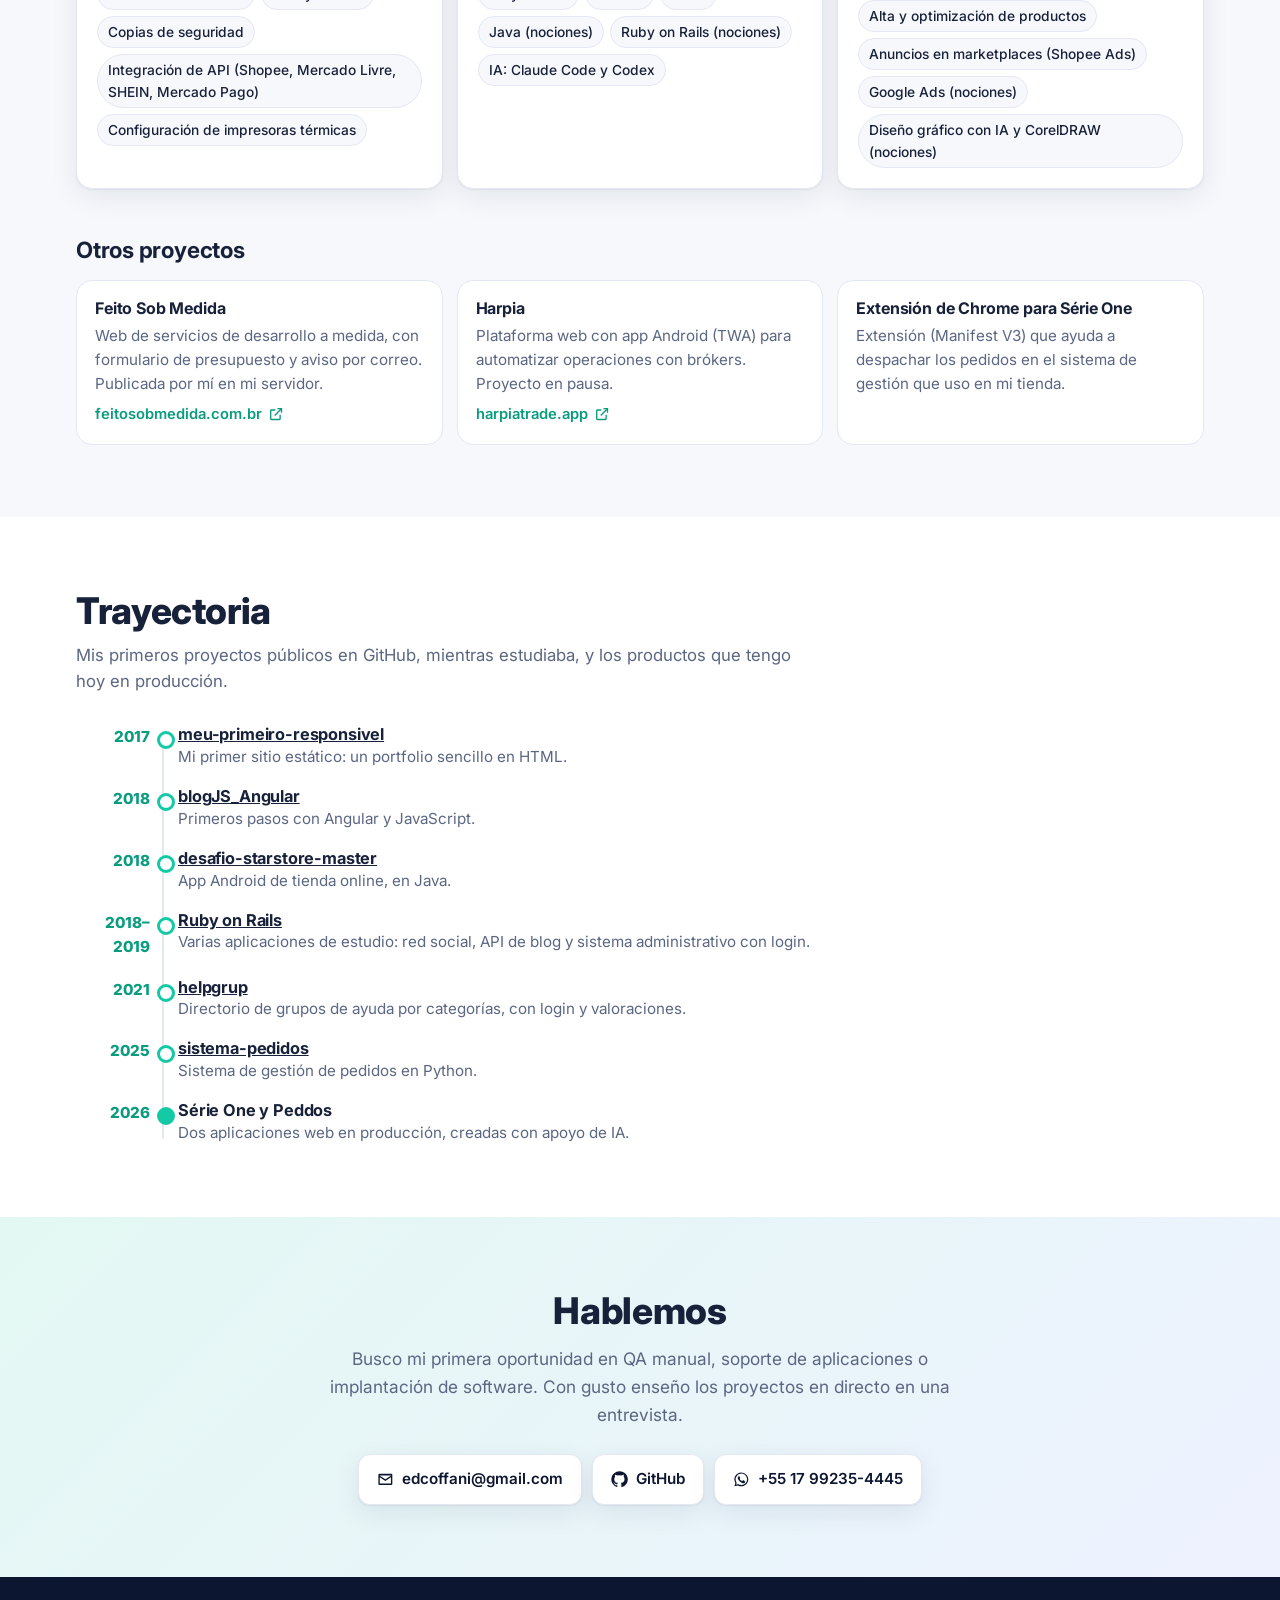
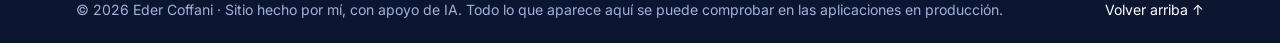
<file: es/index.html>
<!doctype html>
<html lang="es-ES">
<head>
<meta charset="utf-8">
<meta name="viewport" content="width=device-width, initial-scale=1">
<title>Eder Coffani · QA manual, soporte de aplicaciones e implantación de software</title>
<meta name="description" content="Graduado en Ciencia de la Computación (UNIP). Busco mi primer empleo en TI en QA manual, soporte de aplicaciones o implantación. Dos aplicaciones web propias en producción: Série One y Peddos.">
<meta name="author" content="Eder Coffani">
<link rel="canonical" href="https://edercoffani.github.io/es/">
<link rel="alternate" hreflang="es-ES" href="https://edercoffani.github.io/es/"><link rel="alternate" hreflang="pt-BR" href="https://edercoffani.github.io/pt-br/"><link rel="alternate" hreflang="x-default" href="https://edercoffani.github.io/">
<meta property="og:type" content="profile">
<meta property="og:title" content="Eder Coffani · QA manual, soporte de aplicaciones e implantación de software">
<meta property="og:description" content="Graduado en Ciencia de la Computación (UNIP). Busco mi primer empleo en TI en QA manual, soporte de aplicaciones o implantación. Dos aplicaciones web propias en producción: Série One y Peddos.">
<meta property="og:locale" content="es_ES">
<meta property="og:image" content="https://edercoffani.github.io/assets/img/og.png">
<meta name="twitter:card" content="summary_large_image">
<meta name="theme-color" content="#0d1630">
<link rel="icon" href="/assets/img/favicon.png" type="image/png">
<link rel="apple-touch-icon" href="/assets/img/apple-touch-icon.png">
<link rel="preconnect" href="https://fonts.googleapis.com">
<link rel="preconnect" href="https://fonts.gstatic.com" crossorigin>
<link href="https://fonts.googleapis.com/css2?family=Inter:wght@400;500;600;700;800&display=swap" rel="stylesheet">
<link rel="stylesheet" href="/assets/estilo.css">
<script>(function(){var t;try{t=localStorage.getItem("tema")}catch(e){}if(!t)t=matchMedia("(prefers-color-scheme: dark)").matches?"escuro":"claro";document.documentElement.setAttribute("data-tema",t)})();</script>
<script type="application/ld+json">{"@context": "https://schema.org", "@type": "Person", "name": "Eder Coffani", "jobTitle": "QA manual · Soporte de aplicaciones · Implantación de software", "alumniOf": {"@type": "CollegeOrUniversity", "name": "Universidade Paulista (UNIP)"}, "knowsAbout": ["QA", "Software testing", "Application support", "Software implementation", "Python", "JavaScript", "SQL"], "sameAs": ["https://github.com/ederCoffani"], "url": "https://edercoffani.github.io/es/", "email": "mailto:edcoffani@gmail.com", "telephone": "+55 17 99235-4445"}</script>
</head>
<body>
<a class="pular" href="#conteudo">Saltar al contenido</a>
<header class="topo" id="topo">
  <div class="largura topo-in">
    <a class="marca" href="#inicio" aria-label="Eder Coffani"><img src="/assets/img/logo-ec.png" alt="" width="36" height="36"><span>Eder Coffani</span></a>
    <nav class="menu" id="menu" aria-label="Menú"><a href="#projetos">Proyectos</a><a href="#qa">Cómo pruebo</a><a href="#habilidades">Habilidades</a><a href="#trajetoria">Trayectoria</a><a href="#contato">Contacto</a></nav>
    <div class="idiomas" role="group" aria-label="Idioma"><a class="idioma atual" href="/es/" hreflang="es-ES" lang="es-ES" aria-current="page" data-idioma><span class="bandeira" aria-hidden="true"><svg viewBox="0 0 30 20" width="22" height="15"><rect width="30" height="20" fill="#c60b1e"/><rect y="5" width="30" height="10" fill="#ffc400"/></svg></span><span class="nome-idioma">Español</span></a><a class="idioma" href="/pt-br/" hreflang="pt-BR" lang="pt-BR" data-idioma><span class="bandeira" aria-hidden="true"><svg viewBox="0 0 30 20" width="22" height="15"><rect width="30" height="20" fill="#009b3a"/><path d="M15 2.5 27 10 15 17.5 3 10z" fill="#fedf00"/><circle cx="15" cy="10" r="4.6" fill="#002776"/><path d="M10.6 9.1a9 9 0 0 1 8.9 1.6" stroke="#fff" stroke-width=".9" fill="none"/></svg></span><span class="nome-idioma">Português (Brasil)</span></a></div>
    <button class="tema" type="button" aria-label="Cambiar entre modo claro y oscuro" title="Cambiar entre modo claro y oscuro"><span class="sol" aria-hidden="true">☀️</span><span class="lua" aria-hidden="true">🌙</span></button>
    <button class="abre-menu" type="button" aria-controls="menu" aria-expanded="false" aria-label="Menú"><span></span><span></span><span></span></button>
  </div>
</header>

<main id="conteudo">
<section class="hero" id="inicio">
  <div class="largura hero-in">
    <div class="hero-texto">
      <p class="saudacao">Hola, soy</p>
      <h1>Eder Coffani</h1>
      <p class="formacao">Graduado en Ciencia de la Computación · Universidad Paulista (UNIP), Brasil</p>
      <p class="areas-tit">Busco mi primera oportunidad en TI en:</p>
      <ul class="areas"><li>QA manual</li><li>Soporte de aplicaciones</li><li>Implantación de software</li></ul>
      <p class="intro">He creado, con apoyo de IA, dos aplicaciones web que hoy funcionan en producción con usuarios y datos reales. En ellas hago a diario lo que hace un QA y un técnico de soporte: probar, reproducir errores, documentarlos, comprobar la corrección y ayudar a quien usa el sistema.</p>
      <div class="acoes">
        <a class="bt bt-primario" href="#projetos"><span>Ver proyectos</span><svg class="ic" viewBox="0 0 24 24" aria-hidden="true" fill="currentColor"><path d="M13.2 5.3 20 12l-6.8 6.7-1.4-1.4 4.3-4.3H4v-2h12.1l-4.3-4.3 1.4-1.4z"/></svg></a>
        <a class="bt bt-claro" href="mailto:edcoffani@gmail.com"><svg class="ic" viewBox="0 0 24 24" aria-hidden="true" fill="currentColor"><path d="M2 5.5A1.5 1.5 0 0 1 3.5 4h17A1.5 1.5 0 0 1 22 5.5v13a1.5 1.5 0 0 1-1.5 1.5h-17A1.5 1.5 0 0 1 2 18.5v-13zm2 .9v.3l8 5.3 8-5.3v-.3H4zm16 2.7-7.45 4.94a1 1 0 0 1-1.1 0L4 9.1V18h16V9.1z"/></svg><span>edcoffani@gmail.com</span></a>
<a class="bt bt-claro" href="https://github.com/ederCoffani" target="_blank" rel="noopener"><svg class="ic" viewBox="0 0 24 24" aria-hidden="true" fill="currentColor"><path d="M12 .5a11.5 11.5 0 0 0-3.64 22.41c.58.1.79-.25.79-.56v-2c-3.2.7-3.88-1.37-3.88-1.37-.53-1.33-1.28-1.69-1.28-1.69-1.05-.71.08-.7.08-.7 1.16.08 1.77 1.19 1.77 1.19 1.03 1.77 2.7 1.26 3.36.96.1-.75.4-1.26.73-1.55-2.56-.29-5.25-1.28-5.25-5.68 0-1.26.45-2.28 1.19-3.09-.12-.29-.52-1.46.11-3.05 0 0 .97-.31 3.17 1.18a11 11 0 0 1 5.78 0c2.2-1.49 3.17-1.18 3.17-1.18.63 1.59.23 2.76.11 3.05.74.81 1.19 1.83 1.19 3.09 0 4.41-2.7 5.38-5.27 5.67.41.36.78 1.06.78 2.14v3.17c0 .31.21.67.8.56A11.5 11.5 0 0 0 12 .5z"/></svg><span>GitHub</span></a>
<a class="bt bt-claro" href="https://wa.me/5517992354445" target="_blank" rel="noopener" aria-label="WhatsApp +55 17 99235-4445"><svg class="ic" viewBox="0 0 24 24" aria-hidden="true" fill="currentColor"><path d="M12 2a10 10 0 0 0-8.6 15.1L2 22l5-1.3A10 10 0 1 0 12 2zm0 18.2a8.2 8.2 0 0 1-4.2-1.2l-.3-.2-3 .8.8-2.9-.2-.3A8.2 8.2 0 1 1 12 20.2zm4.5-6.1c-.2-.1-1.5-.7-1.7-.8-.2-.1-.4-.1-.6.1l-.8 1c-.1.2-.3.2-.5.1a6.7 6.7 0 0 1-3.3-2.9c-.3-.4.2-.4.7-1.3.1-.2 0-.3 0-.4l-.8-1.8c-.2-.5-.4-.4-.6-.4h-.5a1 1 0 0 0-.7.3 3 3 0 0 0-.9 2.2 5.2 5.2 0 0 0 1.1 2.7 11.8 11.8 0 0 0 4.5 4c1.7.7 2.3.8 3.1.7.5-.1 1.5-.6 1.7-1.2.2-.6.2-1.1.2-1.2-.1-.1-.3-.2-.5-.3z"/></svg><span>+55 17 99235-4445</span></a>
      </div>
    </div>
    <div class="hero-foto"><img class="foto" src="/assets/img/eder.webp" alt="Eder Coffani" width="360" height="360"></div>
  </div>
  <div class="largura"><div class="numeros"><div class="num"><strong>2</strong><span>aplicaciones web en producción</span></div><div class="num"><strong>406</strong><span>pruebas automatizadas en Série One</span></div><div class="num"><strong>3</strong><span>marketplaces integrados por API</span></div><div class="num"><strong>26</strong><span>artículos de ayuda para usuarios</span></div></div></div>
</section>

<section class="secao" id="projetos">
  <div class="largura">
    <h2>Proyectos destacados</h2>
    <p class="sub">Dos productos reales, pensados para negocios reales y en uso hoy. Las capturas son de las propias aplicaciones.</p>
    <nav class="atalhos"><a href="#serieone"><strong>Série One</strong><span>Beneficio real por pedido para quien vende en marketplaces.</span></a><a href="#peddos"><strong>Peddos</strong><span>Carta digital y gestión de pedidos para restaurantes.</span></a></nav>
    
<article class="projeto" id="serieone">
  <div class="pj-topo">
    <div class="pj-texto">
      <p class="pj-num">01</p>
      <h3>Série One</h3>
      <p class="pj-frase">Beneficio real por pedido para quien vende en marketplaces.</p>
      <p class="selo">En producción · uso diario en mi propia tienda online</p>
      <a class="pj-link" href="https://www.serieone.com.br/" target="_blank" rel="noopener">serieone.com.br <svg class="ic" viewBox="0 0 24 24" aria-hidden="true" fill="currentColor"><path d="M14 3h7v7h-2V6.4l-8.3 8.3-1.4-1.4L17.6 5H14V3zM5 5h6v2H5v12h12v-6h2v6a2 2 0 0 1-2 2H5a2 2 0 0 1-2-2V7a2 2 0 0 1 2-2z"/></svg></a>
      <div class="pj-bloco"><h4>Para quién</h4><p>Vendedores online de Shopee, Mercado Livre y SHEIN (Brasil), que venden mucho pero no saben cuánto ganan de verdad en cada pedido.</p></div>
      <div class="pj-bloco"><h4>Qué problema resuelve</h4><p>Los marketplaces muestran la facturación, pero no el beneficio. Entre comisión, tasas, envío, anuncios, impuestos y coste del producto, un pedido que parece bueno puede dar pérdidas. Série One junta todo y muestra el beneficio real de cada venta, producto y día.</p></div>
    </div>
    <figure class="galeria"><div class="navegador"><span></span><span></span><span></span><small>serieone.com.br</small></div><button type="button" class="tela" aria-label="Ampliar imagen"><img src="/assets/img/serieone-dashboard.webp" alt="Panel financiero de Série One con ventas, beneficio y pedidos en tiempo real" width="1400" height="833"></button><div class="miniaturas" role="list"><button type="button" role="listitem" class="mini ativa" data-src="/assets/img/serieone-dashboard.webp" data-alt="Panel financiero de Série One con ventas, beneficio y pedidos en tiempo real" aria-label="Panel financiero de Série One con ventas, beneficio y pedidos en tiempo real"><img src="/assets/img/serieone-dashboard.webp" alt="" loading="lazy" width="1400" height="833"></button><button type="button" role="listitem" class="mini" data-src="/assets/img/serieone-pedido.webp" data-alt="Detalle de un pedido con comisión, tasas, envío, publicidad, impuesto y beneficio" aria-label="Detalle de un pedido con comisión, tasas, envío, publicidad, impuesto y beneficio"><img src="/assets/img/serieone-pedido.webp" alt="" loading="lazy" width="1300" height="860"></button><button type="button" role="listitem" class="mini" data-src="/assets/img/serieone-promociones.webp" data-alt="Pantalla de promociones de Shopee gestionadas desde Série One" aria-label="Pantalla de promociones de Shopee gestionadas desde Série One"><img src="/assets/img/serieone-promociones.webp" alt="" loading="lazy" width="1336" height="452"></button><button type="button" role="listitem" class="mini" data-src="/assets/img/serieone-movil.webp" data-alt="Série One en el móvil" aria-label="Série One en el móvil"><img src="/assets/img/serieone-movil.webp" alt="" loading="lazy" width="450" height="796"></button></div><figcaption>Capturas reales</figcaption></figure>
  </div>
  <div class="pj-detalhe">
    <div><div class="pj-bloco"><h4>Qué hice (con apoyo de IA)</h4><ul class="lista"><li>Definí las funciones a partir de problemas reales de mi propia tienda online y las fui probando con sus pedidos reales (miles en los últimos 90 días).</li><li>Integré las API oficiales de Shopee, Mercado Livre y SHEIN: pedidos, tasas, anuncios, promociones, chat y reseñas.</li><li>Módulos: panel en tiempo real, desglose de cada pedido, costes por SKU, promociones de Shopee (descuentos, cupones y ofertas relámpago con repetición automática), finanzas (cuentas por pagar, flujo de caja, impuestos), avisos en el móvil y un centro de ayuda con 26 artículos.</li><li>Reescribí una versión anterior (Next.js + Supabase, unas 42 000 líneas) en una arquitectura más ligera y fácil de mantener.</li><li>Uso Claude Code (IA) como asistente de programación. Yo decido qué construir, pruebo cada cambio, encuentro y documento los errores, compruebo las correcciones en producción y decido qué se publica.</li></ul></div></div>
    <div><div class="pj-bloco"><h4>Tecnologías</h4><ul class="chips"><li>Python</li><li>SQLite</li><li>JavaScript</li><li>HTML/CSS</li><li>API REST</li><li>Docker</li><li>Linux (VPS)</li><li>Caddy / HTTPS</li><li>PWA y notificaciones push</li><li>Git</li></ul></div><div class="pj-demo"><h4>Ver la demostración</h4><p>La web pública explica el producto con capturas reales. El panel requiere una cuenta; puedo hacer una demostración en directo en una entrevista.</p><a class="bt bt-primario" href="https://www.serieone.com.br/" target="_blank" rel="noopener"><span>Ver serieone.com.br</span><svg class="ic" viewBox="0 0 24 24" aria-hidden="true" fill="currentColor"><path d="M14 3h7v7h-2V6.4l-8.3 8.3-1.4-1.4L17.6 5H14V3zM5 5h6v2H5v12h12v-6h2v6a2 2 0 0 1-2 2H5a2 2 0 0 1-2-2V7a2 2 0 0 1 2-2z"/></svg></a></div></div>
  </div>
  <div class="pj-qa"><details class="qa" open><summary><span class="etq">Caso de QA</span><span class="qa-tit">La repetición automática creaba la oferta relámpago en la tienda equivocada</span></summary><div class="qa-corpo"><p class="qa-contexto">Con varias tiendas de Shopee conectadas, la función «Repetir automáticamente» debe crear la siguiente oferta relámpago, con los mismos productos, unas 3 horas antes de que termine la actual. El usuario vio en el panel el error de Shopee: «This item cannot be added».</p><div class="qa-bloco"><h5>Pasos para reproducir</h5><ol><li>Conectar dos tiendas de Shopee (A y B).</li><li>En Promociones, con la tienda A seleccionada, activar «Repetir automáticamente» en una oferta relámpago.</li><li>Cambiar el selector de Promociones a la tienda B.</li><li>Esperar a que falten menos de 3 horas para el fin de la oferta de la tienda A.</li></ol></div><div class="qa-grade"><div class="qa-cel ok"><h5>Resultado esperado</h5><p>Se crea la siguiente oferta relámpago en la tienda A, con los mismos productos y precios.</p></div><div class="qa-cel erro"><h5>Resultado observado</h5><p>Shopee rechazaba todos los productos y la oferta no se creaba. Un script de diagnóstico de solo lectura en producción confirmó la causa: el sistema usaba la tienda seleccionada en pantalla (B), no la tienda de la oferta (A). También apareció un segundo fallo: tras una falta, la repetición se quedaba bloqueada con «start_time should be &gt;= now».</p></div><div class="qa-cel fix"><h5>Corrección</h5><p>Cada repetición guarda ahora su tienda; las que ya existían la deducen de las promociones guardadas. El sistema salta los horarios que ya empezaron y desactiva, con aviso, las cadenas paradas hace más de un día, para no duplicar ofertas. Añadí pruebas de regresión para los dos casos.</p></div></div><p class="qa-licao"><strong>Qué aprendí:</strong> Un mensaje de error genérico de una API externa puede esconder un fallo nuestro. Antes de corregir, confirmé la causa con datos reales.</p></div></details><details class="qa"><summary><span class="etq">Caso de QA</span><span class="qa-tit">Precio promocional válido rechazado por el propio sistema</span></summary><div class="qa-corpo"><p class="qa-contexto">Al crear un descuento, Série One comprueba que el precio promocional sea menor que el precio normal.</p><div class="qa-bloco"><h5>Pasos para reproducir</h5><ol><li>Tener un producto que ya está en una promoción activa en Shopee.</li><li>Crear otra promoción para ese producto con un precio menor que el precio normal.</li></ol></div><div class="qa-grade"><div class="qa-cel ok"><h5>Resultado esperado</h5><p>La validación acepta el precio, porque es menor que el precio normal.</p></div><div class="qa-cel erro"><h5>Resultado observado</h5><p>La validación lo rechazaba: el «precio actual» que devuelve Shopee ya incluye la promoción activa, así que el sistema comparaba con el precio rebajado.</p></div><div class="qa-cel fix"><h5>Corrección</h5><p>La comparación usa ahora el precio original (sin promoción). Volví a sincronizar el catálogo (2339 variaciones) para guardar ese precio y repetí la prueba.</p></div></div><p class="qa-licao"><strong>Qué aprendí:</strong> Hay que conocer bien qué significa cada campo de una API antes de validar con él.</p></div></details><details class="qa"><summary><span class="etq">Caso de QA</span><span class="qa-tit">Una variable duplicada dejó el panel sin funcionar unos 4 minutos</span></summary><div class="qa-corpo"><p class="qa-contexto">Incidencia en producción después de un despliegue.</p><div class="qa-bloco"><h5>Pasos para reproducir</h5><ol><li>Publicar una versión en la que dos archivos JavaScript de la misma página declaraban la misma constante global.</li><li>Abrir el panel en el navegador.</li></ol></div><div class="qa-grade"><div class="qa-cel ok"><h5>Resultado esperado</h5><p>El panel carga con normalidad.</p></div><div class="qa-cel erro"><h5>Resultado observado</h5><p>El navegador paraba con un error de sintaxis y el panel no cargaba.</p></div><div class="qa-cel fix"><h5>Corrección</h5><p>Corregí el nombre y, sobre todo, añadí una prueba automática que bloquea cualquier nombre global repetido entre los scripts. Desde entonces el despliegue no avanza si alguna prueba falla.</p></div></div><p class="qa-licao"><strong>Qué aprendí:</strong> Cada incidente debe dejar una prueba que impida que se repita.</p></div></details><div class="qa-extra"><h5>Más casos reales</h5><ul><li><strong>Fechas de SHEIN leídas como cero.</strong> Las fechas en formato ISO con milisegundos y zona horaria («2026-11-12T08:15:20.000+0800») se interpretaban como 0. Lo detecté al comparar los pedidos con el panel de SHEIN, corregí el formato y recalculé los pedidos afectados.</li><li><strong>Una prueba que dependía del reloj bloqueó un despliegue.</strong> Una prueba usaba una fecha fija y la función, el reloj real («últimos 30 días»). Pasados 30 días, la prueba empezó a fallar y el script de publicación lo detuvo, como debe hacer. Pasé la hora como parámetro y las 406 pruebas volvieron a pasar.</li></ul></div><div class="suporte"><span class="etq etq-sup">Soporte e implantación</span><h4>Guía rápida de puesta en marcha</h4><ul><li>Conectar la tienda: autorización oficial del marketplace (OAuth), sin compartir contraseña.</li><li>Registrar el coste de cada producto, o una ficha técnica para los kits.</li><li>Ver el beneficio real en Pedidos y en el Panel; los productos sin coste aparecen destacados para completarlos.</li><li>Activar los avisos en el móvil para pedidos y mensajes nuevos.</li><li>Dudas: centro de ayuda (26 artículos), tutoriales guiados en cada pantalla y chat de soporte dentro del panel.</li></ul></div></div>
</article>
<article class="projeto invertido" id="peddos">
  <div class="pj-topo">
    <div class="pj-texto">
      <p class="pj-num">02</p>
      <h3>Peddos</h3>
      <p class="pj-frase">Carta digital y gestión de pedidos para restaurantes.</p>
      <p class="selo">En producción</p>
      <a class="pj-link" href="https://peddos.app/" target="_blank" rel="noopener">peddos.app <svg class="ic" viewBox="0 0 24 24" aria-hidden="true" fill="currentColor"><path d="M14 3h7v7h-2V6.4l-8.3 8.3-1.4-1.4L17.6 5H14V3zM5 5h6v2H5v12h12v-6h2v6a2 2 0 0 1-2 2H5a2 2 0 0 1-2-2V7a2 2 0 0 1 2-2z"/></svg></a>
      <div class="pj-bloco"><h4>Para quién</h4><p>Restaurantes, bares y negocios de comida pequeños que reciben pedidos por WhatsApp y quieren su propia carta online, sin pagar comisión por pedido.</p></div>
      <div class="pj-bloco"><h4>Qué problema resuelve</h4><p>Tomar pedidos a mano por mensajes provoca errores, retrasos y pérdida de control. Peddos ofrece una carta online con carrito y un panel donde el restaurante recibe, prepara y cobra cada pedido.</p></div>
    </div>
    <figure class="galeria"><div class="navegador"><span></span><span></span><span></span><small>peddos.app</small></div><button type="button" class="tela" aria-label="Ampliar imagen"><img src="/assets/img/peddos-pedidos.webp" alt="Panel de pedidos de Peddos con tiempos, estados y acciones" width="1200" height="750" loading="lazy"></button><div class="miniaturas" role="list"><button type="button" role="listitem" class="mini ativa" data-src="/assets/img/peddos-pedidos.webp" data-alt="Panel de pedidos de Peddos con tiempos, estados y acciones" aria-label="Panel de pedidos de Peddos con tiempos, estados y acciones"><img src="/assets/img/peddos-pedidos.webp" alt="" loading="lazy" width="1200" height="750"></button><button type="button" role="listitem" class="mini" data-src="/assets/img/peddos-menu.webp" data-alt="Carta online de un restaurante en el móvil" aria-label="Carta online de un restaurante en el móvil"><img src="/assets/img/peddos-menu.webp" alt="" loading="lazy" width="540" height="1168"></button><button type="button" role="listitem" class="mini" data-src="/assets/img/peddos-cocina.webp" data-alt="Pantalla de cocina de Peddos" aria-label="Pantalla de cocina de Peddos"><img src="/assets/img/peddos-cocina.webp" alt="" loading="lazy" width="1200" height="750"></button><button type="button" role="listitem" class="mini" data-src="/assets/img/peddos-mesas.webp" data-alt="Gestión de mesas y comandas" aria-label="Gestión de mesas y comandas"><img src="/assets/img/peddos-mesas.webp" alt="" loading="lazy" width="1200" height="750"></button></div><figcaption>Capturas reales</figcaption></figure>
  </div>
  <div class="pj-detalhe">
    <div><div class="pj-bloco"><h4>Qué hice (con apoyo de IA)</h4><ul class="lista"><li>Carta pública por restaurante: carrito, tamaños y extras, entrega, recogida o mesa, cupones, tarifa de envío por barrio y seguimiento del pedido por enlace.</li><li>Panel del restaurante: pedidos en vivo con aviso sonoro, cocina, caja, mesas con código QR y comanda, stock, equipo con PIN e impresión térmica.</li><li>Seguridad: el servidor recalcula el total de cada pedido, verificación en dos pasos (2FA) y bloqueo tras varios intentos fallidos.</li><li>Plataforma: registro con prueba gratuita de 7 días, planes, panel de administración y un blog con 13 artículos.</li><li>Reescribí una versión anterior (Next.js + Supabase, unas 37 000 líneas) en una arquitectura más ligera, con apoyo de Claude Code (IA). Las pruebas, la puesta en marcha y la resolución de incidencias las hice yo.</li></ul></div></div>
    <div><div class="pj-bloco"><h4>Tecnologías</h4><ul class="chips"><li>Python</li><li>SQLite</li><li>JavaScript</li><li>HTML/CSS</li><li>Docker</li><li>Linux (VPS)</li><li>Caddy / HTTPS</li><li>Web Bluetooth</li><li>Git</li></ul></div><div class="pj-demo"><h4>Ver la demostración</h4><p>Puedes abrir la carta de un restaurante que usa Peddos y recorrer el flujo del cliente hasta el carrito.</p><a class="bt bt-primario" href="https://peddos.app/rango" target="_blank" rel="noopener"><span>Abrir peddos.app/rango</span><svg class="ic" viewBox="0 0 24 24" aria-hidden="true" fill="currentColor"><path d="M14 3h7v7h-2V6.4l-8.3 8.3-1.4-1.4L17.6 5H14V3zM5 5h6v2H5v12h12v-6h2v6a2 2 0 0 1-2 2H5a2 2 0 0 1-2-2V7a2 2 0 0 1 2-2z"/></svg></a></div></div>
  </div>
  <div class="pj-qa"><details class="qa" open><summary><span class="etq">Caso de QA</span><span class="qa-tit">El total del pedido dependía del navegador</span></summary><div class="qa-corpo"><p class="qa-contexto">Lo detecté revisando el código de la versión anterior de Peddos, antes de reescribirla. Los pasos de abajo son la prueba que lo demuestra.</p><div class="qa-bloco"><h5>Pasos para reproducir</h5><ol><li>Añadir productos al carrito en la carta pública.</li><li>Antes de enviar, cambiar el total de la petición con las herramientas de desarrollo del navegador.</li><li>Enviar el pedido.</li></ol></div><div class="qa-grade"><div class="qa-cel ok"><h5>Resultado esperado</h5><p>El servidor ignora el total recibido y calcula el valor correcto a partir de los precios de la carta.</p></div><div class="qa-cel erro"><h5>Resultado observado</h5><p>La versión anterior guardaba el total enviado por el navegador sin recalcularlo.</p></div><div class="qa-cel fix"><h5>Corrección</h5><p>En la nueva versión el servidor recalcula productos, extras, cupón y envío, y guarda solo su propio cálculo.</p></div></div><p class="qa-licao"><strong>Qué aprendí:</strong> Todo lo que viene del navegador se debe comprobar en el servidor.</p></div></details><div class="suporte"><span class="etq etq-sup">Soporte e implantación</span><h4>Caso de soporte: «la impresora se conecta, pero no imprime»</h4><ul><li>Síntoma: la impresora térmica se conectaba por Bluetooth desde Peddos, pero el ticket no salía.</li><li>Diagnóstico: identifiqué el modelo (impresora de etiquetas) y probé uno a uno los lenguajes de impresión ESC/POS, TSPL y CPCL, por Bluetooth y por USB.</li><li>Resultado: la impresora solo admite papel de etiquetas con separación (gap); con rollo continuo, el propio hardware no lo permite. Con la app oficial del fabricante ocurría lo mismo.</li><li>Solución: añadí a Peddos un modo de impresión de etiquetas y recomendé usar una impresora de tickets de 80 mm para los recibos.</li><li>Guía de puesta en marcha para un restaurante: crear la cuenta, cargar la carta, configurar zonas de entrega y formas de pago, compartir el enlace o el QR y recibir los pedidos en el panel.</li></ul></div></div>
</article>
  </div>
</section>

<section class="secao secao-escura" id="qa">
  <div class="largura">
    <h2>Cómo pruebo y resuelvo problemas</h2>
    <p class="sub">El mismo método en los dos proyectos.</p>
    <ol class="metodo"><li><span class="m-ic" aria-hidden="true">🔍</span><h4>Reproducir</h4><p>Antes de tocar el código, reproduzco el fallo y anoto los pasos exactos.</p></li><li><span class="m-ic" aria-hidden="true">📋</span><h4>Documentar</h4><p>Escribo el resultado esperado y el observado, con capturas y mensajes de error.</p></li><li><span class="m-ic" aria-hidden="true">🧪</span><h4>Confirmar la causa</h4><p>Uso scripts de diagnóstico de solo lectura y datos reales para no adivinar.</p></li><li><span class="m-ic" aria-hidden="true">🛡️</span><h4>Prueba de regresión</h4><p>Cada error corregido se convierte en una prueba automática.</p></li><li><span class="m-ic" aria-hidden="true">🚦</span><h4>Publicar con seguridad</h4><p>El despliegue se detiene si una sola prueba falla. Hay copias de seguridad diarias.</p></li><li><span class="m-ic" aria-hidden="true">✅</span><h4>Verificar en producción</h4><p>Después de publicar, compruebo el resultado y explico al usuario lo que cambió.</p></li></ol>
  </div>
</section>

<section class="secao" id="habilidades">
  <div class="largura">
    <h2>Habilidades</h2>
    <div class="habs"><div class="hab"><h4>Idiomas</h4><ul class="chips"><li>Portugués: nativo</li><li>Español: intermedio (en aprendizaje)</li><li>Inglés: intermedio (en aprendizaje)</li></ul></div><div class="hab"><h4>QA</h4><ul class="chips"><li>Casos de prueba</li><li>Pasos de reproducción</li><li>Pruebas exploratorias con datos reales</li><li>Pruebas de regresión</li><li>Pruebas automatizadas (unittest de Python)</li><li>Informes de errores</li><li>Herramientas de desarrollo del navegador</li></ul></div><div class="hab"><h4>Soporte de aplicaciones</h4><ul class="chips"><li>Diagnóstico de incidencias</li><li>Lectura de logs</li><li>Consultas SQL (SQLite)</li><li>Documentación para usuarios</li><li>Centro de ayuda y tutoriales</li><li>Atención por chat</li></ul></div><div class="hab"><h4>Implantación</h4><ul class="chips"><li>Despliegue con Docker</li><li>Servidor Linux (VPS)</li><li>DNS y HTTPS</li><li>Copias de seguridad</li><li>Integración de API (Shopee, Mercado Livre, SHEIN, Mercado Pago)</li><li>Configuración de impresoras térmicas</li></ul></div><div class="hab"><h4>Tecnologías</h4><ul class="chips"><li>Python</li><li>JavaScript</li><li>HTML/CSS</li><li>SQL</li><li>Git y GitHub</li><li>Docker</li><li>Linux</li><li>Java (nociones)</li><li>Ruby on Rails (nociones)</li><li>IA: Claude Code y Codex</li></ul></div><div class="hab"><h4>E-commerce y marketing</h4><ul class="chips"><li>Gestión de mi propia tienda en Shopee, Mercado Livre y SHEIN</li><li>Alta y optimización de productos</li><li>Anuncios en marketplaces (Shopee Ads)</li><li>Google Ads (nociones)</li><li>Diseño gráfico con IA y CorelDRAW (nociones)</li></ul></div></div>
    <h3 class="h3-outros">Otros proyectos</h3>
    <ul class="outros"><li><h4>Feito Sob Medida</h4><p>Web de servicios de desarrollo a medida, con formulario de presupuesto y aviso por correo. Publicada por mí en mi servidor.</p><a href="https://feitosobmedida.com.br/" target="_blank" rel="noopener">feitosobmedida.com.br <svg class="ic" viewBox="0 0 24 24" aria-hidden="true" fill="currentColor"><path d="M14 3h7v7h-2V6.4l-8.3 8.3-1.4-1.4L17.6 5H14V3zM5 5h6v2H5v12h12v-6h2v6a2 2 0 0 1-2 2H5a2 2 0 0 1-2-2V7a2 2 0 0 1 2-2z"/></svg></a></li><li><h4>Harpia</h4><p>Plataforma web con app Android (TWA) para automatizar operaciones con brókers. Proyecto en pausa.</p><a href="https://harpiatrade.app/" target="_blank" rel="noopener">harpiatrade.app <svg class="ic" viewBox="0 0 24 24" aria-hidden="true" fill="currentColor"><path d="M14 3h7v7h-2V6.4l-8.3 8.3-1.4-1.4L17.6 5H14V3zM5 5h6v2H5v12h12v-6h2v6a2 2 0 0 1-2 2H5a2 2 0 0 1-2-2V7a2 2 0 0 1 2-2z"/></svg></a></li><li><h4>Extensión de Chrome para Série One</h4><p>Extensión (Manifest V3) que ayuda a despachar los pedidos en el sistema de gestión que uso en mi tienda.</p></li></ul>
  </div>
</section>

<section class="secao secao-clara" id="trajetoria">
  <div class="largura">
    <h2>Trayectoria</h2>
    <p class="sub">Mis primeros proyectos públicos en GitHub, mientras estudiaba, y los productos que tengo hoy en producción.</p>
    <ol class="linha-tempo"><li><span class="ano">2017</span><div><h4><a href="https://github.com/ederCoffani/meu-primeiro-responsivel" target="_blank" rel="noopener">meu-primeiro-responsivel</a></h4><p>Mi primer sitio estático: un portfolio sencillo en HTML.</p></div></li><li><span class="ano">2018</span><div><h4><a href="https://github.com/ederCoffani/blogJS_Angular" target="_blank" rel="noopener">blogJS_Angular</a></h4><p>Primeros pasos con Angular y JavaScript.</p></div></li><li><span class="ano">2018</span><div><h4><a href="https://github.com/ederCoffani/desafio-starstore-master" target="_blank" rel="noopener">desafio-starstore-master</a></h4><p>App Android de tienda online, en Java.</p></div></li><li><span class="ano">2018–2019</span><div><h4><a href="https://github.com/ederCoffani?tab=repositories&amp;language=ruby" target="_blank" rel="noopener">Ruby on Rails</a></h4><p>Varias aplicaciones de estudio: red social, API de blog y sistema administrativo con login.</p></div></li><li><span class="ano">2021</span><div><h4><a href="https://github.com/ederCoffani/helpgrup" target="_blank" rel="noopener">helpgrup</a></h4><p>Directorio de grupos de ayuda por categorías, con login y valoraciones.</p></div></li><li><span class="ano">2025</span><div><h4><a href="https://github.com/ederCoffani/sistema-pedidos" target="_blank" rel="noopener">sistema-pedidos</a></h4><p>Sistema de gestión de pedidos en Python.</p></div></li><li><span class="ano">2026</span><div><h4>Série One y Peddos</h4><p>Dos aplicaciones web en producción, creadas con apoyo de IA.</p></div></li></ol>
  </div>
</section>

<section class="secao contato" id="contato">
  <div class="largura contato-in">
    <h2>Hablemos</h2>
    <p>Busco mi primera oportunidad en QA manual, soporte de aplicaciones o implantación de software. Con gusto enseño los proyectos en directo en una entrevista.</p>
    <div class="acoes acoes-contato"><a class="bt bt-contato" href="mailto:edcoffani@gmail.com"><svg class="ic" viewBox="0 0 24 24" aria-hidden="true" fill="currentColor"><path d="M2 5.5A1.5 1.5 0 0 1 3.5 4h17A1.5 1.5 0 0 1 22 5.5v13a1.5 1.5 0 0 1-1.5 1.5h-17A1.5 1.5 0 0 1 2 18.5v-13zm2 .9v.3l8 5.3 8-5.3v-.3H4zm16 2.7-7.45 4.94a1 1 0 0 1-1.1 0L4 9.1V18h16V9.1z"/></svg><span>edcoffani@gmail.com</span></a>
<a class="bt bt-contato" href="https://github.com/ederCoffani" target="_blank" rel="noopener"><svg class="ic" viewBox="0 0 24 24" aria-hidden="true" fill="currentColor"><path d="M12 .5a11.5 11.5 0 0 0-3.64 22.41c.58.1.79-.25.79-.56v-2c-3.2.7-3.88-1.37-3.88-1.37-.53-1.33-1.28-1.69-1.28-1.69-1.05-.71.08-.7.08-.7 1.16.08 1.77 1.19 1.77 1.19 1.03 1.77 2.7 1.26 3.36.96.1-.75.4-1.26.73-1.55-2.56-.29-5.25-1.28-5.25-5.68 0-1.26.45-2.28 1.19-3.09-.12-.29-.52-1.46.11-3.05 0 0 .97-.31 3.17 1.18a11 11 0 0 1 5.78 0c2.2-1.49 3.17-1.18 3.17-1.18.63 1.59.23 2.76.11 3.05.74.81 1.19 1.83 1.19 3.09 0 4.41-2.7 5.38-5.27 5.67.41.36.78 1.06.78 2.14v3.17c0 .31.21.67.8.56A11.5 11.5 0 0 0 12 .5z"/></svg><span>GitHub</span></a>
<a class="bt bt-contato" href="https://wa.me/5517992354445" target="_blank" rel="noopener" aria-label="WhatsApp +55 17 99235-4445"><svg class="ic" viewBox="0 0 24 24" aria-hidden="true" fill="currentColor"><path d="M12 2a10 10 0 0 0-8.6 15.1L2 22l5-1.3A10 10 0 1 0 12 2zm0 18.2a8.2 8.2 0 0 1-4.2-1.2l-.3-.2-3 .8.8-2.9-.2-.3A8.2 8.2 0 1 1 12 20.2zm4.5-6.1c-.2-.1-1.5-.7-1.7-.8-.2-.1-.4-.1-.6.1l-.8 1c-.1.2-.3.2-.5.1a6.7 6.7 0 0 1-3.3-2.9c-.3-.4.2-.4.7-1.3.1-.2 0-.3 0-.4l-.8-1.8c-.2-.5-.4-.4-.6-.4h-.5a1 1 0 0 0-.7.3 3 3 0 0 0-.9 2.2 5.2 5.2 0 0 0 1.1 2.7 11.8 11.8 0 0 0 4.5 4c1.7.7 2.3.8 3.1.7.5-.1 1.5-.6 1.7-1.2.2-.6.2-1.1.2-1.2-.1-.1-.3-.2-.5-.3z"/></svg><span>+55 17 99235-4445</span></a></div>
  </div>
</section>
</main>

<footer class="rodape">
  <div class="largura rodape-in">
    <p>© 2026 Eder Coffani · Sitio hecho por mí, con apoyo de IA. Todo lo que aparece aquí se puede comprobar en las aplicaciones en producción.</p>
    <a href="#inicio">Volver arriba ↑</a>
  </div>
</footer>

<dialog class="lupa" id="lupa"><button type="button" class="fecha" aria-label="Cerrar">×</button><img alt=""></dialog>
<script src="/assets/site.js" defer></script>
</body>
</html>
</file>
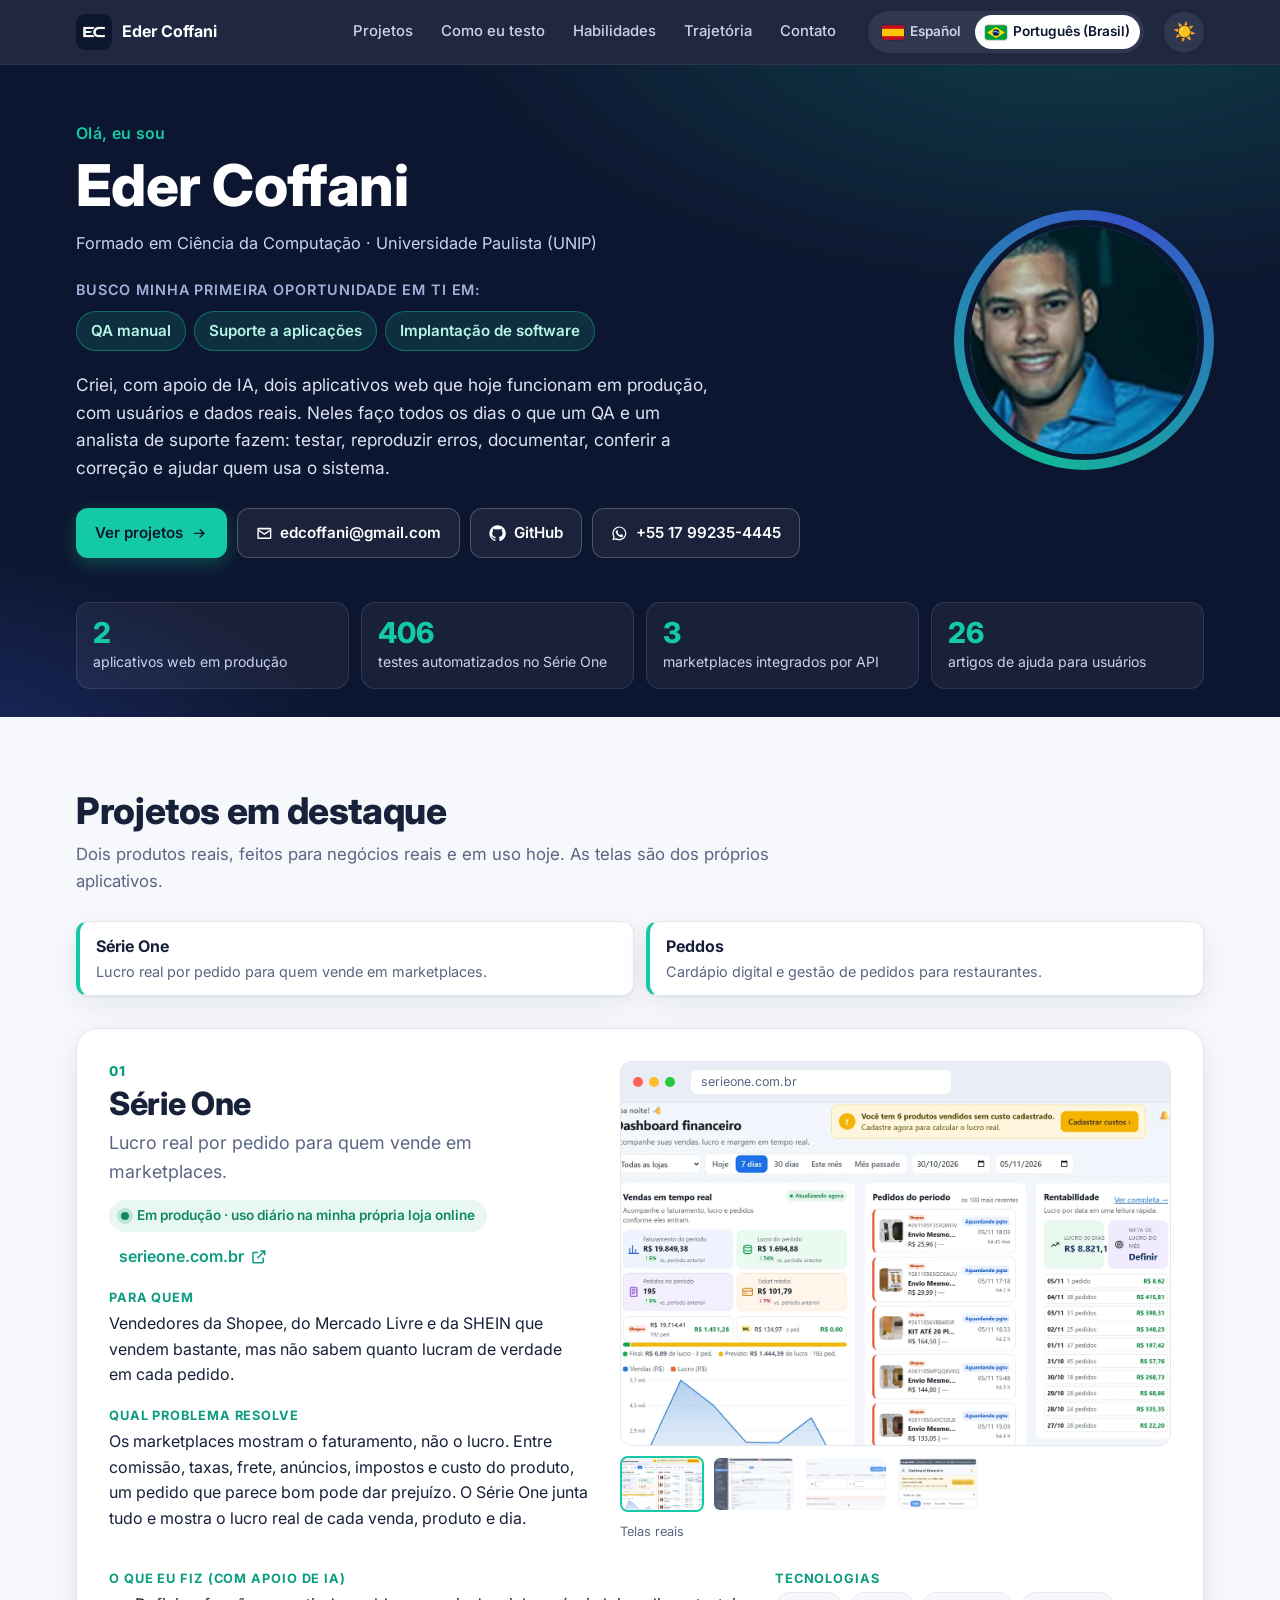
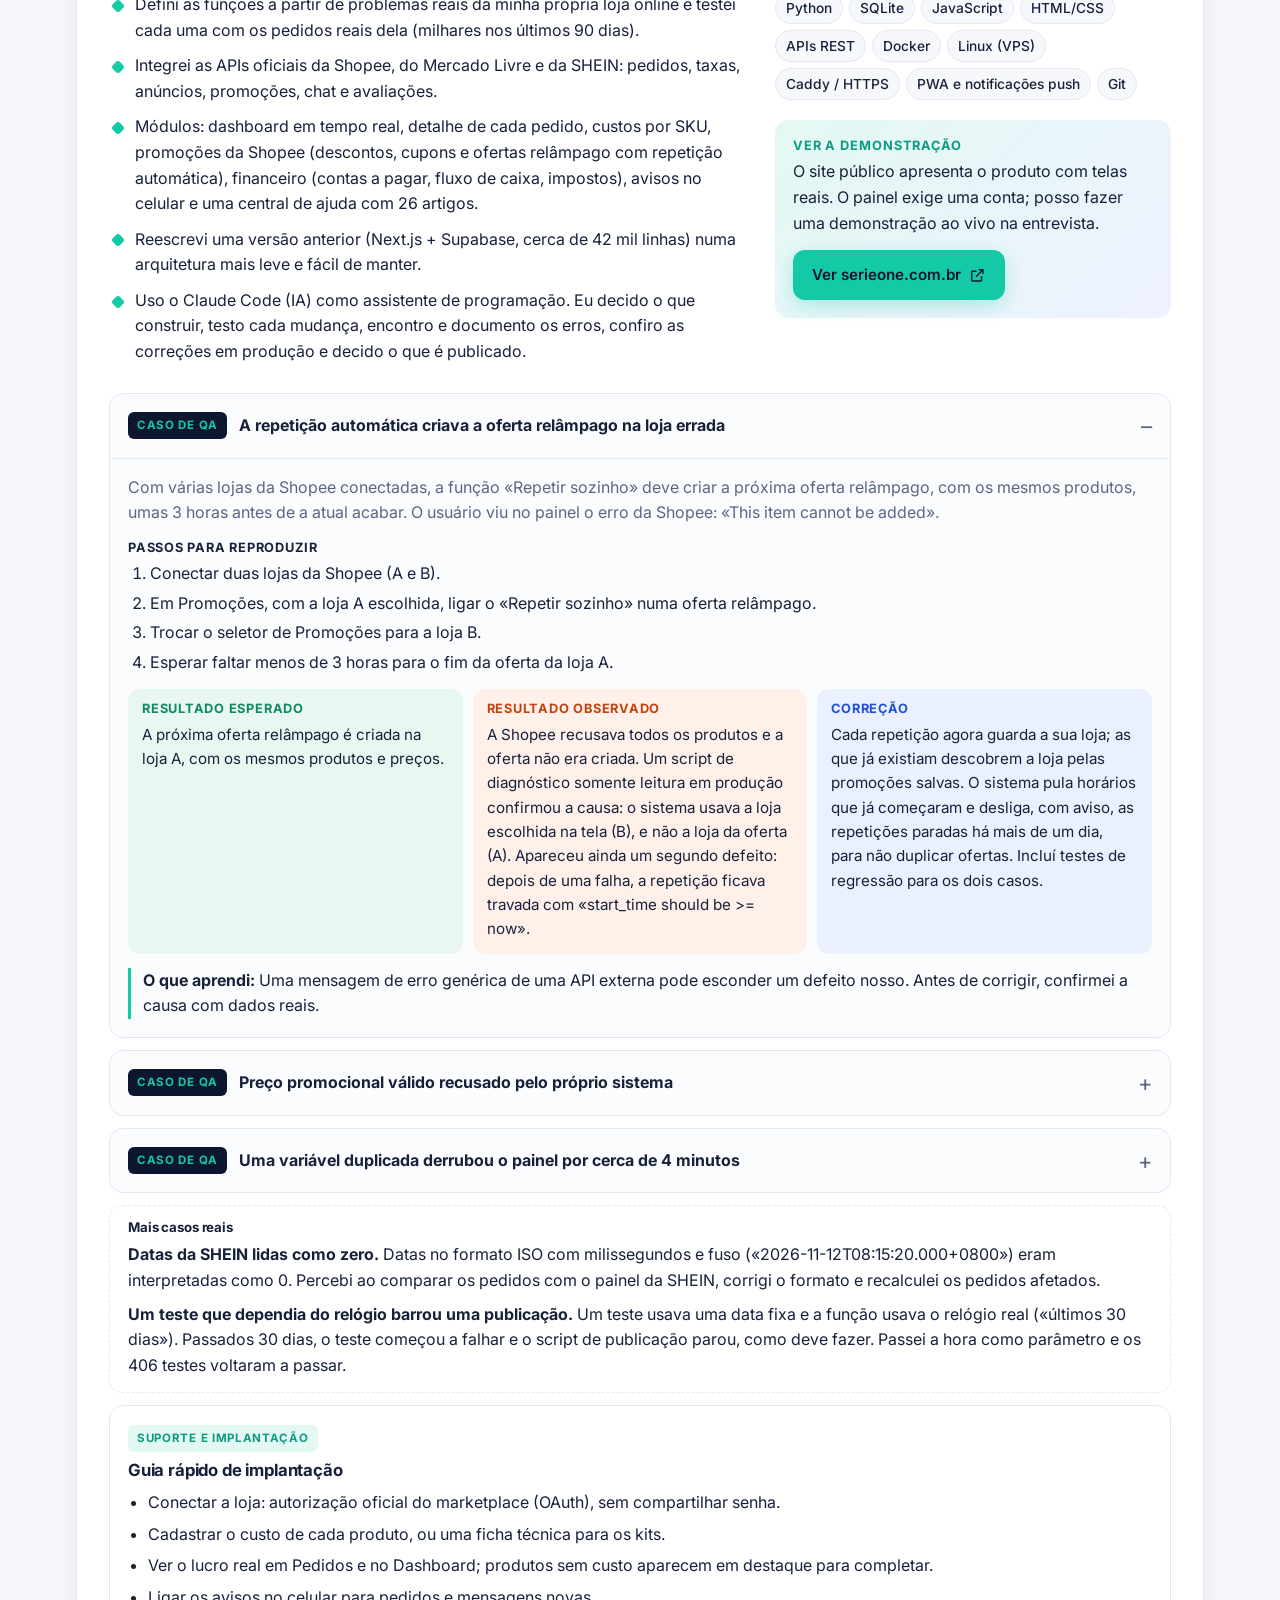
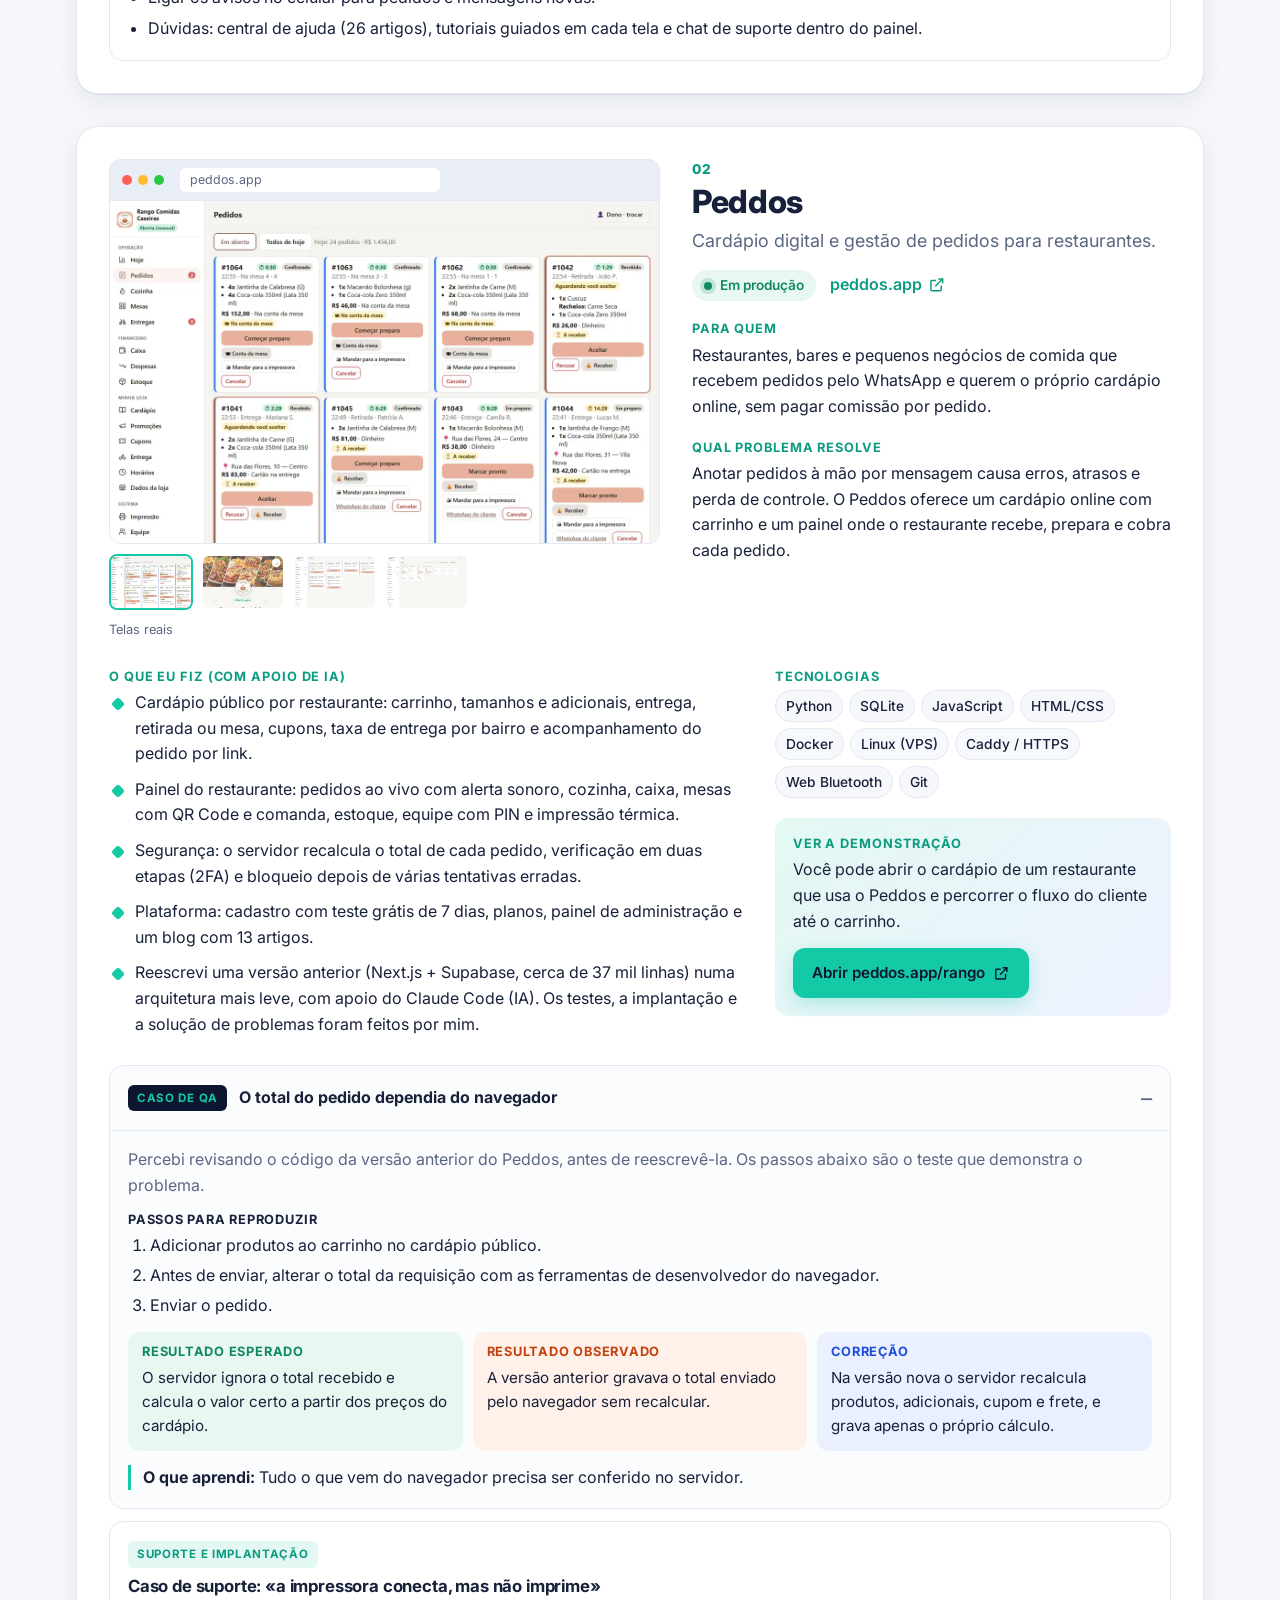
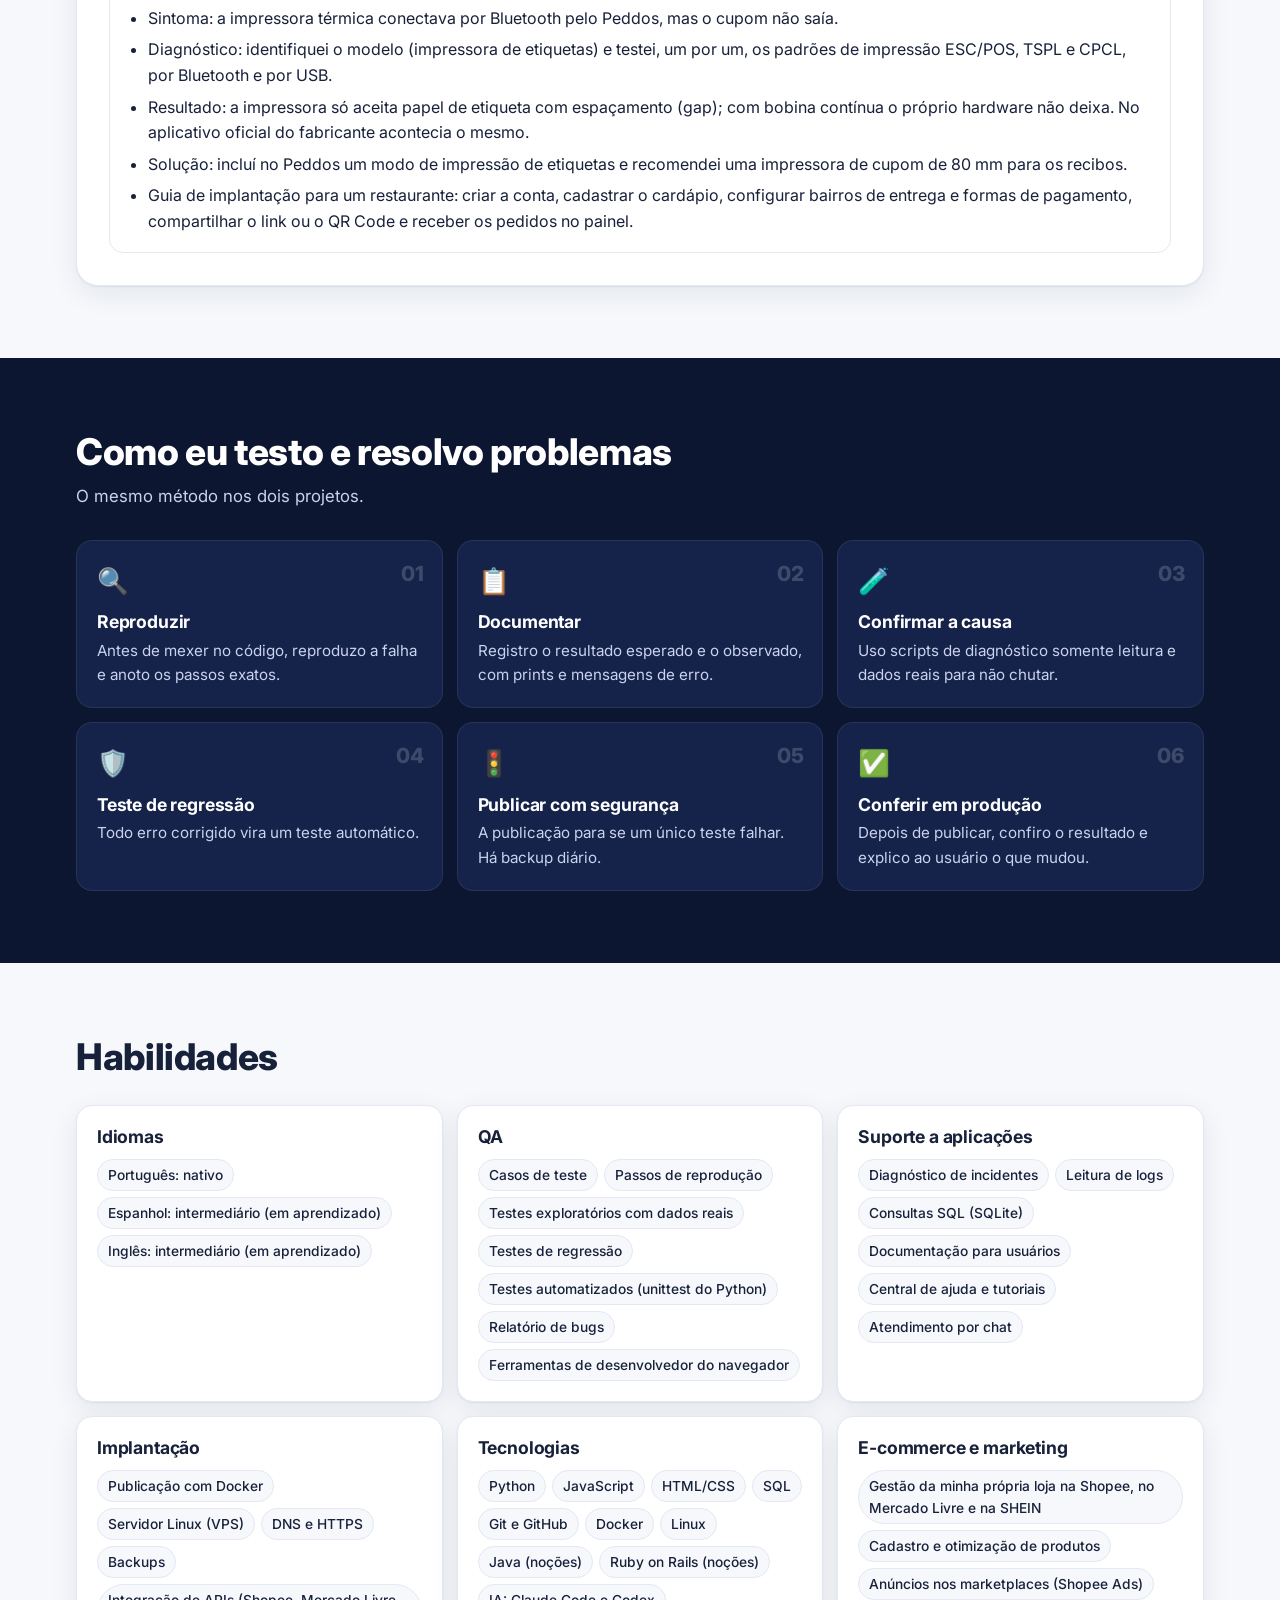
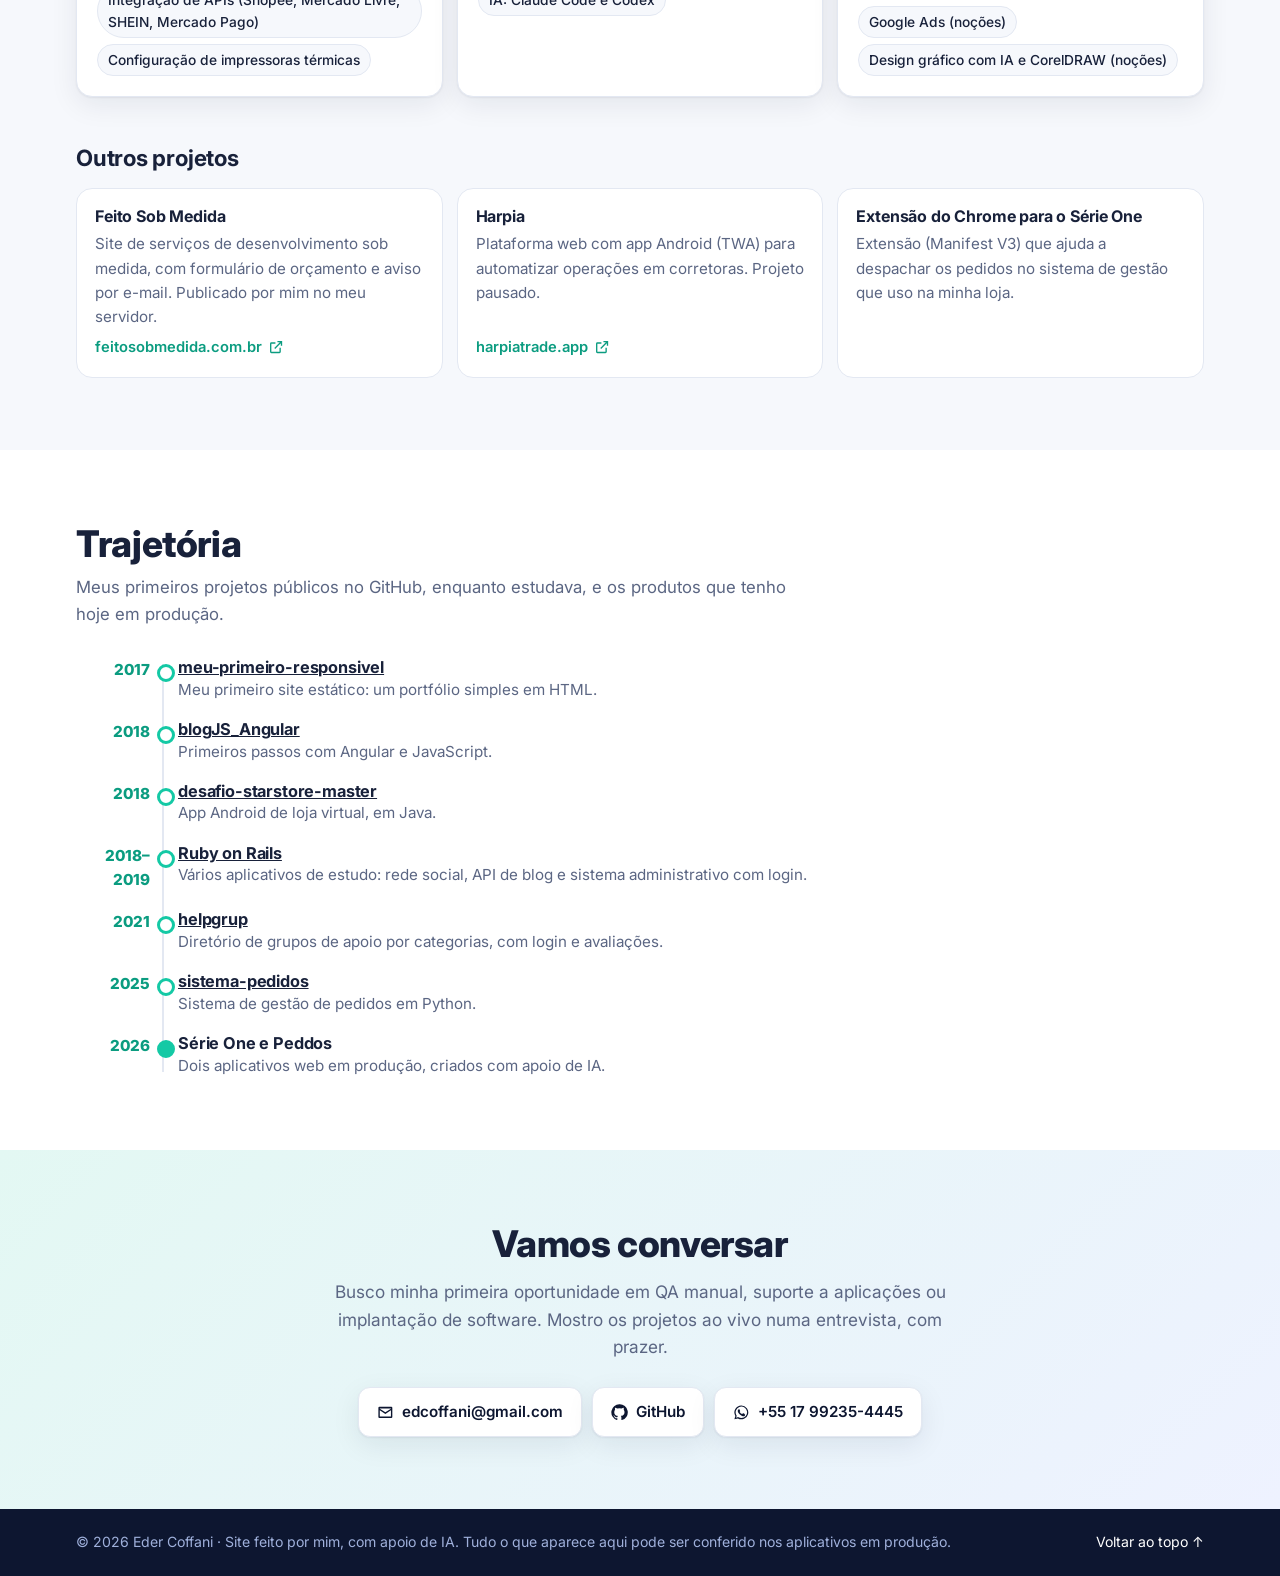
<file: pt-br/index.html>
<!doctype html>
<html lang="pt-BR">
<head>
<meta charset="utf-8">
<meta name="viewport" content="width=device-width, initial-scale=1">
<title>Eder Coffani · QA manual, suporte a aplicações e implantação de software</title>
<meta name="description" content="Formado em Ciência da Computação (UNIP). Busco minha primeira vaga em TI em QA manual, suporte a aplicações ou implantação. Dois aplicativos web próprios em produção: Série One e Peddos.">
<meta name="author" content="Eder Coffani">
<link rel="canonical" href="https://edercoffani.github.io/pt-br/">
<link rel="alternate" hreflang="es-ES" href="https://edercoffani.github.io/es/"><link rel="alternate" hreflang="pt-BR" href="https://edercoffani.github.io/pt-br/"><link rel="alternate" hreflang="x-default" href="https://edercoffani.github.io/">
<meta property="og:type" content="profile">
<meta property="og:title" content="Eder Coffani · QA manual, suporte a aplicações e implantação de software">
<meta property="og:description" content="Formado em Ciência da Computação (UNIP). Busco minha primeira vaga em TI em QA manual, suporte a aplicações ou implantação. Dois aplicativos web próprios em produção: Série One e Peddos.">
<meta property="og:locale" content="pt_BR">
<meta property="og:image" content="https://edercoffani.github.io/assets/img/og.png">
<meta name="twitter:card" content="summary_large_image">
<meta name="theme-color" content="#0d1630">
<link rel="icon" href="/assets/img/favicon.png" type="image/png">
<link rel="apple-touch-icon" href="/assets/img/apple-touch-icon.png">
<link rel="preconnect" href="https://fonts.googleapis.com">
<link rel="preconnect" href="https://fonts.gstatic.com" crossorigin>
<link href="https://fonts.googleapis.com/css2?family=Inter:wght@400;500;600;700;800&display=swap" rel="stylesheet">
<link rel="stylesheet" href="/assets/estilo.css">
<script>(function(){var t;try{t=localStorage.getItem("tema")}catch(e){}if(!t)t=matchMedia("(prefers-color-scheme: dark)").matches?"escuro":"claro";document.documentElement.setAttribute("data-tema",t)})();</script>
<script type="application/ld+json">{"@context": "https://schema.org", "@type": "Person", "name": "Eder Coffani", "jobTitle": "QA manual · Suporte a aplicações · Implantação de software", "alumniOf": {"@type": "CollegeOrUniversity", "name": "Universidade Paulista (UNIP)"}, "knowsAbout": ["QA", "Software testing", "Application support", "Software implementation", "Python", "JavaScript", "SQL"], "sameAs": ["https://github.com/ederCoffani"], "url": "https://edercoffani.github.io/pt-br/", "email": "mailto:edcoffani@gmail.com", "telephone": "+55 17 99235-4445"}</script>
</head>
<body>
<a class="pular" href="#conteudo">Pular para o conteúdo</a>
<header class="topo" id="topo">
  <div class="largura topo-in">
    <a class="marca" href="#inicio" aria-label="Eder Coffani"><img src="/assets/img/logo-ec.png" alt="" width="36" height="36"><span>Eder Coffani</span></a>
    <nav class="menu" id="menu" aria-label="Menu"><a href="#projetos">Projetos</a><a href="#qa">Como eu testo</a><a href="#habilidades">Habilidades</a><a href="#trajetoria">Trajetória</a><a href="#contato">Contato</a></nav>
    <div class="idiomas" role="group" aria-label="Idioma"><a class="idioma" href="/es/" hreflang="es-ES" lang="es-ES" data-idioma><span class="bandeira" aria-hidden="true"><svg viewBox="0 0 30 20" width="22" height="15"><rect width="30" height="20" fill="#c60b1e"/><rect y="5" width="30" height="10" fill="#ffc400"/></svg></span><span class="nome-idioma">Español</span></a><a class="idioma atual" href="/pt-br/" hreflang="pt-BR" lang="pt-BR" aria-current="page" data-idioma><span class="bandeira" aria-hidden="true"><svg viewBox="0 0 30 20" width="22" height="15"><rect width="30" height="20" fill="#009b3a"/><path d="M15 2.5 27 10 15 17.5 3 10z" fill="#fedf00"/><circle cx="15" cy="10" r="4.6" fill="#002776"/><path d="M10.6 9.1a9 9 0 0 1 8.9 1.6" stroke="#fff" stroke-width=".9" fill="none"/></svg></span><span class="nome-idioma">Português (Brasil)</span></a></div>
    <button class="tema" type="button" aria-label="Alternar entre modo claro e escuro" title="Alternar entre modo claro e escuro"><span class="sol" aria-hidden="true">☀️</span><span class="lua" aria-hidden="true">🌙</span></button>
    <button class="abre-menu" type="button" aria-controls="menu" aria-expanded="false" aria-label="Menu"><span></span><span></span><span></span></button>
  </div>
</header>

<main id="conteudo">
<section class="hero" id="inicio">
  <div class="largura hero-in">
    <div class="hero-texto">
      <p class="saudacao">Olá, eu sou</p>
      <h1>Eder Coffani</h1>
      <p class="formacao">Formado em Ciência da Computação · Universidade Paulista (UNIP)</p>
      <p class="areas-tit">Busco minha primeira oportunidade em TI em:</p>
      <ul class="areas"><li>QA manual</li><li>Suporte a aplicações</li><li>Implantação de software</li></ul>
      <p class="intro">Criei, com apoio de IA, dois aplicativos web que hoje funcionam em produção, com usuários e dados reais. Neles faço todos os dias o que um QA e um analista de suporte fazem: testar, reproduzir erros, documentar, conferir a correção e ajudar quem usa o sistema.</p>
      <div class="acoes">
        <a class="bt bt-primario" href="#projetos"><span>Ver projetos</span><svg class="ic" viewBox="0 0 24 24" aria-hidden="true" fill="currentColor"><path d="M13.2 5.3 20 12l-6.8 6.7-1.4-1.4 4.3-4.3H4v-2h12.1l-4.3-4.3 1.4-1.4z"/></svg></a>
        <a class="bt bt-claro" href="mailto:edcoffani@gmail.com"><svg class="ic" viewBox="0 0 24 24" aria-hidden="true" fill="currentColor"><path d="M2 5.5A1.5 1.5 0 0 1 3.5 4h17A1.5 1.5 0 0 1 22 5.5v13a1.5 1.5 0 0 1-1.5 1.5h-17A1.5 1.5 0 0 1 2 18.5v-13zm2 .9v.3l8 5.3 8-5.3v-.3H4zm16 2.7-7.45 4.94a1 1 0 0 1-1.1 0L4 9.1V18h16V9.1z"/></svg><span>edcoffani@gmail.com</span></a>
<a class="bt bt-claro" href="https://github.com/ederCoffani" target="_blank" rel="noopener"><svg class="ic" viewBox="0 0 24 24" aria-hidden="true" fill="currentColor"><path d="M12 .5a11.5 11.5 0 0 0-3.64 22.41c.58.1.79-.25.79-.56v-2c-3.2.7-3.88-1.37-3.88-1.37-.53-1.33-1.28-1.69-1.28-1.69-1.05-.71.08-.7.08-.7 1.16.08 1.77 1.19 1.77 1.19 1.03 1.77 2.7 1.26 3.36.96.1-.75.4-1.26.73-1.55-2.56-.29-5.25-1.28-5.25-5.68 0-1.26.45-2.28 1.19-3.09-.12-.29-.52-1.46.11-3.05 0 0 .97-.31 3.17 1.18a11 11 0 0 1 5.78 0c2.2-1.49 3.17-1.18 3.17-1.18.63 1.59.23 2.76.11 3.05.74.81 1.19 1.83 1.19 3.09 0 4.41-2.7 5.38-5.27 5.67.41.36.78 1.06.78 2.14v3.17c0 .31.21.67.8.56A11.5 11.5 0 0 0 12 .5z"/></svg><span>GitHub</span></a>
<a class="bt bt-claro" href="https://wa.me/5517992354445" target="_blank" rel="noopener" aria-label="WhatsApp +55 17 99235-4445"><svg class="ic" viewBox="0 0 24 24" aria-hidden="true" fill="currentColor"><path d="M12 2a10 10 0 0 0-8.6 15.1L2 22l5-1.3A10 10 0 1 0 12 2zm0 18.2a8.2 8.2 0 0 1-4.2-1.2l-.3-.2-3 .8.8-2.9-.2-.3A8.2 8.2 0 1 1 12 20.2zm4.5-6.1c-.2-.1-1.5-.7-1.7-.8-.2-.1-.4-.1-.6.1l-.8 1c-.1.2-.3.2-.5.1a6.7 6.7 0 0 1-3.3-2.9c-.3-.4.2-.4.7-1.3.1-.2 0-.3 0-.4l-.8-1.8c-.2-.5-.4-.4-.6-.4h-.5a1 1 0 0 0-.7.3 3 3 0 0 0-.9 2.2 5.2 5.2 0 0 0 1.1 2.7 11.8 11.8 0 0 0 4.5 4c1.7.7 2.3.8 3.1.7.5-.1 1.5-.6 1.7-1.2.2-.6.2-1.1.2-1.2-.1-.1-.3-.2-.5-.3z"/></svg><span>+55 17 99235-4445</span></a>
      </div>
    </div>
    <div class="hero-foto"><img class="foto" src="/assets/img/eder.webp" alt="Eder Coffani" width="360" height="360"></div>
  </div>
  <div class="largura"><div class="numeros"><div class="num"><strong>2</strong><span>aplicativos web em produção</span></div><div class="num"><strong>406</strong><span>testes automatizados no Série One</span></div><div class="num"><strong>3</strong><span>marketplaces integrados por API</span></div><div class="num"><strong>26</strong><span>artigos de ajuda para usuários</span></div></div></div>
</section>

<section class="secao" id="projetos">
  <div class="largura">
    <h2>Projetos em destaque</h2>
    <p class="sub">Dois produtos reais, feitos para negócios reais e em uso hoje. As telas são dos próprios aplicativos.</p>
    <nav class="atalhos"><a href="#serieone"><strong>Série One</strong><span>Lucro real por pedido para quem vende em marketplaces.</span></a><a href="#peddos"><strong>Peddos</strong><span>Cardápio digital e gestão de pedidos para restaurantes.</span></a></nav>
    
<article class="projeto" id="serieone">
  <div class="pj-topo">
    <div class="pj-texto">
      <p class="pj-num">01</p>
      <h3>Série One</h3>
      <p class="pj-frase">Lucro real por pedido para quem vende em marketplaces.</p>
      <p class="selo">Em produção · uso diário na minha própria loja online</p>
      <a class="pj-link" href="https://www.serieone.com.br/" target="_blank" rel="noopener">serieone.com.br <svg class="ic" viewBox="0 0 24 24" aria-hidden="true" fill="currentColor"><path d="M14 3h7v7h-2V6.4l-8.3 8.3-1.4-1.4L17.6 5H14V3zM5 5h6v2H5v12h12v-6h2v6a2 2 0 0 1-2 2H5a2 2 0 0 1-2-2V7a2 2 0 0 1 2-2z"/></svg></a>
      <div class="pj-bloco"><h4>Para quem</h4><p>Vendedores da Shopee, do Mercado Livre e da SHEIN que vendem bastante, mas não sabem quanto lucram de verdade em cada pedido.</p></div>
      <div class="pj-bloco"><h4>Qual problema resolve</h4><p>Os marketplaces mostram o faturamento, não o lucro. Entre comissão, taxas, frete, anúncios, impostos e custo do produto, um pedido que parece bom pode dar prejuízo. O Série One junta tudo e mostra o lucro real de cada venda, produto e dia.</p></div>
    </div>
    <figure class="galeria"><div class="navegador"><span></span><span></span><span></span><small>serieone.com.br</small></div><button type="button" class="tela" aria-label="Ampliar imagem"><img src="/assets/img/serieone-dashboard.webp" alt="Dashboard financeiro do Série One com vendas, lucro e pedidos em tempo real" width="1400" height="833"></button><div class="miniaturas" role="list"><button type="button" role="listitem" class="mini ativa" data-src="/assets/img/serieone-dashboard.webp" data-alt="Dashboard financeiro do Série One com vendas, lucro e pedidos em tempo real" aria-label="Dashboard financeiro do Série One com vendas, lucro e pedidos em tempo real"><img src="/assets/img/serieone-dashboard.webp" alt="" loading="lazy" width="1400" height="833"></button><button type="button" role="listitem" class="mini" data-src="/assets/img/serieone-pedido.webp" data-alt="Detalhe de um pedido com comissão, taxas, frete, anúncios, imposto e lucro" aria-label="Detalhe de um pedido com comissão, taxas, frete, anúncios, imposto e lucro"><img src="/assets/img/serieone-pedido.webp" alt="" loading="lazy" width="1300" height="860"></button><button type="button" role="listitem" class="mini" data-src="/assets/img/serieone-promociones.webp" data-alt="Tela de promoções da Shopee gerenciadas pelo Série One" aria-label="Tela de promoções da Shopee gerenciadas pelo Série One"><img src="/assets/img/serieone-promociones.webp" alt="" loading="lazy" width="1336" height="452"></button><button type="button" role="listitem" class="mini" data-src="/assets/img/serieone-movil.webp" data-alt="Série One no celular" aria-label="Série One no celular"><img src="/assets/img/serieone-movil.webp" alt="" loading="lazy" width="450" height="796"></button></div><figcaption>Telas reais</figcaption></figure>
  </div>
  <div class="pj-detalhe">
    <div><div class="pj-bloco"><h4>O que eu fiz (com apoio de IA)</h4><ul class="lista"><li>Defini as funções a partir de problemas reais da minha própria loja online e testei cada uma com os pedidos reais dela (milhares nos últimos 90 dias).</li><li>Integrei as APIs oficiais da Shopee, do Mercado Livre e da SHEIN: pedidos, taxas, anúncios, promoções, chat e avaliações.</li><li>Módulos: dashboard em tempo real, detalhe de cada pedido, custos por SKU, promoções da Shopee (descontos, cupons e ofertas relâmpago com repetição automática), financeiro (contas a pagar, fluxo de caixa, impostos), avisos no celular e uma central de ajuda com 26 artigos.</li><li>Reescrevi uma versão anterior (Next.js + Supabase, cerca de 42 mil linhas) numa arquitetura mais leve e fácil de manter.</li><li>Uso o Claude Code (IA) como assistente de programação. Eu decido o que construir, testo cada mudança, encontro e documento os erros, confiro as correções em produção e decido o que é publicado.</li></ul></div></div>
    <div><div class="pj-bloco"><h4>Tecnologias</h4><ul class="chips"><li>Python</li><li>SQLite</li><li>JavaScript</li><li>HTML/CSS</li><li>APIs REST</li><li>Docker</li><li>Linux (VPS)</li><li>Caddy / HTTPS</li><li>PWA e notificações push</li><li>Git</li></ul></div><div class="pj-demo"><h4>Ver a demonstração</h4><p>O site público apresenta o produto com telas reais. O painel exige uma conta; posso fazer uma demonstração ao vivo na entrevista.</p><a class="bt bt-primario" href="https://www.serieone.com.br/" target="_blank" rel="noopener"><span>Ver serieone.com.br</span><svg class="ic" viewBox="0 0 24 24" aria-hidden="true" fill="currentColor"><path d="M14 3h7v7h-2V6.4l-8.3 8.3-1.4-1.4L17.6 5H14V3zM5 5h6v2H5v12h12v-6h2v6a2 2 0 0 1-2 2H5a2 2 0 0 1-2-2V7a2 2 0 0 1 2-2z"/></svg></a></div></div>
  </div>
  <div class="pj-qa"><details class="qa" open><summary><span class="etq">Caso de QA</span><span class="qa-tit">A repetição automática criava a oferta relâmpago na loja errada</span></summary><div class="qa-corpo"><p class="qa-contexto">Com várias lojas da Shopee conectadas, a função «Repetir sozinho» deve criar a próxima oferta relâmpago, com os mesmos produtos, umas 3 horas antes de a atual acabar. O usuário viu no painel o erro da Shopee: «This item cannot be added».</p><div class="qa-bloco"><h5>Passos para reproduzir</h5><ol><li>Conectar duas lojas da Shopee (A e B).</li><li>Em Promoções, com a loja A escolhida, ligar o «Repetir sozinho» numa oferta relâmpago.</li><li>Trocar o seletor de Promoções para a loja B.</li><li>Esperar faltar menos de 3 horas para o fim da oferta da loja A.</li></ol></div><div class="qa-grade"><div class="qa-cel ok"><h5>Resultado esperado</h5><p>A próxima oferta relâmpago é criada na loja A, com os mesmos produtos e preços.</p></div><div class="qa-cel erro"><h5>Resultado observado</h5><p>A Shopee recusava todos os produtos e a oferta não era criada. Um script de diagnóstico somente leitura em produção confirmou a causa: o sistema usava a loja escolhida na tela (B), e não a loja da oferta (A). Apareceu ainda um segundo defeito: depois de uma falha, a repetição ficava travada com «start_time should be &gt;= now».</p></div><div class="qa-cel fix"><h5>Correção</h5><p>Cada repetição agora guarda a sua loja; as que já existiam descobrem a loja pelas promoções salvas. O sistema pula horários que já começaram e desliga, com aviso, as repetições paradas há mais de um dia, para não duplicar ofertas. Incluí testes de regressão para os dois casos.</p></div></div><p class="qa-licao"><strong>O que aprendi:</strong> Uma mensagem de erro genérica de uma API externa pode esconder um defeito nosso. Antes de corrigir, confirmei a causa com dados reais.</p></div></details><details class="qa"><summary><span class="etq">Caso de QA</span><span class="qa-tit">Preço promocional válido recusado pelo próprio sistema</span></summary><div class="qa-corpo"><p class="qa-contexto">Ao criar um desconto, o Série One confere se o preço promocional é menor que o preço normal.</p><div class="qa-bloco"><h5>Passos para reproduzir</h5><ol><li>Ter um produto que já está numa promoção ativa na Shopee.</li><li>Criar outra promoção para esse produto com um preço menor que o preço normal.</li></ol></div><div class="qa-grade"><div class="qa-cel ok"><h5>Resultado esperado</h5><p>A validação aceita o preço, porque ele é menor que o preço normal.</p></div><div class="qa-cel erro"><h5>Resultado observado</h5><p>A validação recusava: o «preço atual» que a Shopee devolve já inclui a promoção ativa, então o sistema comparava com o preço com desconto.</p></div><div class="qa-cel fix"><h5>Correção</h5><p>A comparação agora usa o preço original (sem promoção). Sincronizei de novo o catálogo (2.339 variações) para guardar esse preço e repeti o teste.</p></div></div><p class="qa-licao"><strong>O que aprendi:</strong> É preciso entender bem o que cada campo de uma API significa antes de validar com ele.</p></div></details><details class="qa"><summary><span class="etq">Caso de QA</span><span class="qa-tit">Uma variável duplicada derrubou o painel por cerca de 4 minutos</span></summary><div class="qa-corpo"><p class="qa-contexto">Incidente em produção depois de uma publicação.</p><div class="qa-bloco"><h5>Passos para reproduzir</h5><ol><li>Publicar uma versão em que dois arquivos JavaScript da mesma página declaravam a mesma constante global.</li><li>Abrir o painel no navegador.</li></ol></div><div class="qa-grade"><div class="qa-cel ok"><h5>Resultado esperado</h5><p>O painel carrega normalmente.</p></div><div class="qa-cel erro"><h5>Resultado observado</h5><p>O navegador parava com um erro de sintaxe e o painel não carregava.</p></div><div class="qa-cel fix"><h5>Correção</h5><p>Corrigi o nome e, principalmente, criei um teste automático que barra qualquer nome global repetido entre os scripts. Desde então a publicação não avança se algum teste falhar.</p></div></div><p class="qa-licao"><strong>O que aprendi:</strong> Todo incidente deve deixar um teste que impeça que ele se repita.</p></div></details><div class="qa-extra"><h5>Mais casos reais</h5><ul><li><strong>Datas da SHEIN lidas como zero.</strong> Datas no formato ISO com milissegundos e fuso («2026-11-12T08:15:20.000+0800») eram interpretadas como 0. Percebi ao comparar os pedidos com o painel da SHEIN, corrigi o formato e recalculei os pedidos afetados.</li><li><strong>Um teste que dependia do relógio barrou uma publicação.</strong> Um teste usava uma data fixa e a função usava o relógio real («últimos 30 dias»). Passados 30 dias, o teste começou a falhar e o script de publicação parou, como deve fazer. Passei a hora como parâmetro e os 406 testes voltaram a passar.</li></ul></div><div class="suporte"><span class="etq etq-sup">Suporte e implantação</span><h4>Guia rápido de implantação</h4><ul><li>Conectar a loja: autorização oficial do marketplace (OAuth), sem compartilhar senha.</li><li>Cadastrar o custo de cada produto, ou uma ficha técnica para os kits.</li><li>Ver o lucro real em Pedidos e no Dashboard; produtos sem custo aparecem em destaque para completar.</li><li>Ligar os avisos no celular para pedidos e mensagens novas.</li><li>Dúvidas: central de ajuda (26 artigos), tutoriais guiados em cada tela e chat de suporte dentro do painel.</li></ul></div></div>
</article>
<article class="projeto invertido" id="peddos">
  <div class="pj-topo">
    <div class="pj-texto">
      <p class="pj-num">02</p>
      <h3>Peddos</h3>
      <p class="pj-frase">Cardápio digital e gestão de pedidos para restaurantes.</p>
      <p class="selo">Em produção</p>
      <a class="pj-link" href="https://peddos.app/" target="_blank" rel="noopener">peddos.app <svg class="ic" viewBox="0 0 24 24" aria-hidden="true" fill="currentColor"><path d="M14 3h7v7h-2V6.4l-8.3 8.3-1.4-1.4L17.6 5H14V3zM5 5h6v2H5v12h12v-6h2v6a2 2 0 0 1-2 2H5a2 2 0 0 1-2-2V7a2 2 0 0 1 2-2z"/></svg></a>
      <div class="pj-bloco"><h4>Para quem</h4><p>Restaurantes, bares e pequenos negócios de comida que recebem pedidos pelo WhatsApp e querem o próprio cardápio online, sem pagar comissão por pedido.</p></div>
      <div class="pj-bloco"><h4>Qual problema resolve</h4><p>Anotar pedidos à mão por mensagem causa erros, atrasos e perda de controle. O Peddos oferece um cardápio online com carrinho e um painel onde o restaurante recebe, prepara e cobra cada pedido.</p></div>
    </div>
    <figure class="galeria"><div class="navegador"><span></span><span></span><span></span><small>peddos.app</small></div><button type="button" class="tela" aria-label="Ampliar imagem"><img src="/assets/img/peddos-pedidos.webp" alt="Painel de pedidos do Peddos com tempos, situações e ações" width="1200" height="750" loading="lazy"></button><div class="miniaturas" role="list"><button type="button" role="listitem" class="mini ativa" data-src="/assets/img/peddos-pedidos.webp" data-alt="Painel de pedidos do Peddos com tempos, situações e ações" aria-label="Painel de pedidos do Peddos com tempos, situações e ações"><img src="/assets/img/peddos-pedidos.webp" alt="" loading="lazy" width="1200" height="750"></button><button type="button" role="listitem" class="mini" data-src="/assets/img/peddos-menu.webp" data-alt="Cardápio online de um restaurante no celular" aria-label="Cardápio online de um restaurante no celular"><img src="/assets/img/peddos-menu.webp" alt="" loading="lazy" width="540" height="1168"></button><button type="button" role="listitem" class="mini" data-src="/assets/img/peddos-cocina.webp" data-alt="Tela da cozinha do Peddos" aria-label="Tela da cozinha do Peddos"><img src="/assets/img/peddos-cocina.webp" alt="" loading="lazy" width="1200" height="750"></button><button type="button" role="listitem" class="mini" data-src="/assets/img/peddos-mesas.webp" data-alt="Controle de mesas e comandas" aria-label="Controle de mesas e comandas"><img src="/assets/img/peddos-mesas.webp" alt="" loading="lazy" width="1200" height="750"></button></div><figcaption>Telas reais</figcaption></figure>
  </div>
  <div class="pj-detalhe">
    <div><div class="pj-bloco"><h4>O que eu fiz (com apoio de IA)</h4><ul class="lista"><li>Cardápio público por restaurante: carrinho, tamanhos e adicionais, entrega, retirada ou mesa, cupons, taxa de entrega por bairro e acompanhamento do pedido por link.</li><li>Painel do restaurante: pedidos ao vivo com alerta sonoro, cozinha, caixa, mesas com QR Code e comanda, estoque, equipe com PIN e impressão térmica.</li><li>Segurança: o servidor recalcula o total de cada pedido, verificação em duas etapas (2FA) e bloqueio depois de várias tentativas erradas.</li><li>Plataforma: cadastro com teste grátis de 7 dias, planos, painel de administração e um blog com 13 artigos.</li><li>Reescrevi uma versão anterior (Next.js + Supabase, cerca de 37 mil linhas) numa arquitetura mais leve, com apoio do Claude Code (IA). Os testes, a implantação e a solução de problemas foram feitos por mim.</li></ul></div></div>
    <div><div class="pj-bloco"><h4>Tecnologias</h4><ul class="chips"><li>Python</li><li>SQLite</li><li>JavaScript</li><li>HTML/CSS</li><li>Docker</li><li>Linux (VPS)</li><li>Caddy / HTTPS</li><li>Web Bluetooth</li><li>Git</li></ul></div><div class="pj-demo"><h4>Ver a demonstração</h4><p>Você pode abrir o cardápio de um restaurante que usa o Peddos e percorrer o fluxo do cliente até o carrinho.</p><a class="bt bt-primario" href="https://peddos.app/rango" target="_blank" rel="noopener"><span>Abrir peddos.app/rango</span><svg class="ic" viewBox="0 0 24 24" aria-hidden="true" fill="currentColor"><path d="M14 3h7v7h-2V6.4l-8.3 8.3-1.4-1.4L17.6 5H14V3zM5 5h6v2H5v12h12v-6h2v6a2 2 0 0 1-2 2H5a2 2 0 0 1-2-2V7a2 2 0 0 1 2-2z"/></svg></a></div></div>
  </div>
  <div class="pj-qa"><details class="qa" open><summary><span class="etq">Caso de QA</span><span class="qa-tit">O total do pedido dependia do navegador</span></summary><div class="qa-corpo"><p class="qa-contexto">Percebi revisando o código da versão anterior do Peddos, antes de reescrevê-la. Os passos abaixo são o teste que demonstra o problema.</p><div class="qa-bloco"><h5>Passos para reproduzir</h5><ol><li>Adicionar produtos ao carrinho no cardápio público.</li><li>Antes de enviar, alterar o total da requisição com as ferramentas de desenvolvedor do navegador.</li><li>Enviar o pedido.</li></ol></div><div class="qa-grade"><div class="qa-cel ok"><h5>Resultado esperado</h5><p>O servidor ignora o total recebido e calcula o valor certo a partir dos preços do cardápio.</p></div><div class="qa-cel erro"><h5>Resultado observado</h5><p>A versão anterior gravava o total enviado pelo navegador sem recalcular.</p></div><div class="qa-cel fix"><h5>Correção</h5><p>Na versão nova o servidor recalcula produtos, adicionais, cupom e frete, e grava apenas o próprio cálculo.</p></div></div><p class="qa-licao"><strong>O que aprendi:</strong> Tudo o que vem do navegador precisa ser conferido no servidor.</p></div></details><div class="suporte"><span class="etq etq-sup">Suporte e implantação</span><h4>Caso de suporte: «a impressora conecta, mas não imprime»</h4><ul><li>Sintoma: a impressora térmica conectava por Bluetooth pelo Peddos, mas o cupom não saía.</li><li>Diagnóstico: identifiquei o modelo (impressora de etiquetas) e testei, um por um, os padrões de impressão ESC/POS, TSPL e CPCL, por Bluetooth e por USB.</li><li>Resultado: a impressora só aceita papel de etiqueta com espaçamento (gap); com bobina contínua o próprio hardware não deixa. No aplicativo oficial do fabricante acontecia o mesmo.</li><li>Solução: incluí no Peddos um modo de impressão de etiquetas e recomendei uma impressora de cupom de 80 mm para os recibos.</li><li>Guia de implantação para um restaurante: criar a conta, cadastrar o cardápio, configurar bairros de entrega e formas de pagamento, compartilhar o link ou o QR Code e receber os pedidos no painel.</li></ul></div></div>
</article>
  </div>
</section>

<section class="secao secao-escura" id="qa">
  <div class="largura">
    <h2>Como eu testo e resolvo problemas</h2>
    <p class="sub">O mesmo método nos dois projetos.</p>
    <ol class="metodo"><li><span class="m-ic" aria-hidden="true">🔍</span><h4>Reproduzir</h4><p>Antes de mexer no código, reproduzo a falha e anoto os passos exatos.</p></li><li><span class="m-ic" aria-hidden="true">📋</span><h4>Documentar</h4><p>Registro o resultado esperado e o observado, com prints e mensagens de erro.</p></li><li><span class="m-ic" aria-hidden="true">🧪</span><h4>Confirmar a causa</h4><p>Uso scripts de diagnóstico somente leitura e dados reais para não chutar.</p></li><li><span class="m-ic" aria-hidden="true">🛡️</span><h4>Teste de regressão</h4><p>Todo erro corrigido vira um teste automático.</p></li><li><span class="m-ic" aria-hidden="true">🚦</span><h4>Publicar com segurança</h4><p>A publicação para se um único teste falhar. Há backup diário.</p></li><li><span class="m-ic" aria-hidden="true">✅</span><h4>Conferir em produção</h4><p>Depois de publicar, confiro o resultado e explico ao usuário o que mudou.</p></li></ol>
  </div>
</section>

<section class="secao" id="habilidades">
  <div class="largura">
    <h2>Habilidades</h2>
    <div class="habs"><div class="hab"><h4>Idiomas</h4><ul class="chips"><li>Português: nativo</li><li>Espanhol: intermediário (em aprendizado)</li><li>Inglês: intermediário (em aprendizado)</li></ul></div><div class="hab"><h4>QA</h4><ul class="chips"><li>Casos de teste</li><li>Passos de reprodução</li><li>Testes exploratórios com dados reais</li><li>Testes de regressão</li><li>Testes automatizados (unittest do Python)</li><li>Relatório de bugs</li><li>Ferramentas de desenvolvedor do navegador</li></ul></div><div class="hab"><h4>Suporte a aplicações</h4><ul class="chips"><li>Diagnóstico de incidentes</li><li>Leitura de logs</li><li>Consultas SQL (SQLite)</li><li>Documentação para usuários</li><li>Central de ajuda e tutoriais</li><li>Atendimento por chat</li></ul></div><div class="hab"><h4>Implantação</h4><ul class="chips"><li>Publicação com Docker</li><li>Servidor Linux (VPS)</li><li>DNS e HTTPS</li><li>Backups</li><li>Integração de APIs (Shopee, Mercado Livre, SHEIN, Mercado Pago)</li><li>Configuração de impressoras térmicas</li></ul></div><div class="hab"><h4>Tecnologias</h4><ul class="chips"><li>Python</li><li>JavaScript</li><li>HTML/CSS</li><li>SQL</li><li>Git e GitHub</li><li>Docker</li><li>Linux</li><li>Java (noções)</li><li>Ruby on Rails (noções)</li><li>IA: Claude Code e Codex</li></ul></div><div class="hab"><h4>E-commerce e marketing</h4><ul class="chips"><li>Gestão da minha própria loja na Shopee, no Mercado Livre e na SHEIN</li><li>Cadastro e otimização de produtos</li><li>Anúncios nos marketplaces (Shopee Ads)</li><li>Google Ads (noções)</li><li>Design gráfico com IA e CorelDRAW (noções)</li></ul></div></div>
    <h3 class="h3-outros">Outros projetos</h3>
    <ul class="outros"><li><h4>Feito Sob Medida</h4><p>Site de serviços de desenvolvimento sob medida, com formulário de orçamento e aviso por e-mail. Publicado por mim no meu servidor.</p><a href="https://feitosobmedida.com.br/" target="_blank" rel="noopener">feitosobmedida.com.br <svg class="ic" viewBox="0 0 24 24" aria-hidden="true" fill="currentColor"><path d="M14 3h7v7h-2V6.4l-8.3 8.3-1.4-1.4L17.6 5H14V3zM5 5h6v2H5v12h12v-6h2v6a2 2 0 0 1-2 2H5a2 2 0 0 1-2-2V7a2 2 0 0 1 2-2z"/></svg></a></li><li><h4>Harpia</h4><p>Plataforma web com app Android (TWA) para automatizar operações em corretoras. Projeto pausado.</p><a href="https://harpiatrade.app/" target="_blank" rel="noopener">harpiatrade.app <svg class="ic" viewBox="0 0 24 24" aria-hidden="true" fill="currentColor"><path d="M14 3h7v7h-2V6.4l-8.3 8.3-1.4-1.4L17.6 5H14V3zM5 5h6v2H5v12h12v-6h2v6a2 2 0 0 1-2 2H5a2 2 0 0 1-2-2V7a2 2 0 0 1 2-2z"/></svg></a></li><li><h4>Extensão do Chrome para o Série One</h4><p>Extensão (Manifest V3) que ajuda a despachar os pedidos no sistema de gestão que uso na minha loja.</p></li></ul>
  </div>
</section>

<section class="secao secao-clara" id="trajetoria">
  <div class="largura">
    <h2>Trajetória</h2>
    <p class="sub">Meus primeiros projetos públicos no GitHub, enquanto estudava, e os produtos que tenho hoje em produção.</p>
    <ol class="linha-tempo"><li><span class="ano">2017</span><div><h4><a href="https://github.com/ederCoffani/meu-primeiro-responsivel" target="_blank" rel="noopener">meu-primeiro-responsivel</a></h4><p>Meu primeiro site estático: um portfólio simples em HTML.</p></div></li><li><span class="ano">2018</span><div><h4><a href="https://github.com/ederCoffani/blogJS_Angular" target="_blank" rel="noopener">blogJS_Angular</a></h4><p>Primeiros passos com Angular e JavaScript.</p></div></li><li><span class="ano">2018</span><div><h4><a href="https://github.com/ederCoffani/desafio-starstore-master" target="_blank" rel="noopener">desafio-starstore-master</a></h4><p>App Android de loja virtual, em Java.</p></div></li><li><span class="ano">2018–2019</span><div><h4><a href="https://github.com/ederCoffani?tab=repositories&amp;language=ruby" target="_blank" rel="noopener">Ruby on Rails</a></h4><p>Vários aplicativos de estudo: rede social, API de blog e sistema administrativo com login.</p></div></li><li><span class="ano">2021</span><div><h4><a href="https://github.com/ederCoffani/helpgrup" target="_blank" rel="noopener">helpgrup</a></h4><p>Diretório de grupos de apoio por categorias, com login e avaliações.</p></div></li><li><span class="ano">2025</span><div><h4><a href="https://github.com/ederCoffani/sistema-pedidos" target="_blank" rel="noopener">sistema-pedidos</a></h4><p>Sistema de gestão de pedidos em Python.</p></div></li><li><span class="ano">2026</span><div><h4>Série One e Peddos</h4><p>Dois aplicativos web em produção, criados com apoio de IA.</p></div></li></ol>
  </div>
</section>

<section class="secao contato" id="contato">
  <div class="largura contato-in">
    <h2>Vamos conversar</h2>
    <p>Busco minha primeira oportunidade em QA manual, suporte a aplicações ou implantação de software. Mostro os projetos ao vivo numa entrevista, com prazer.</p>
    <div class="acoes acoes-contato"><a class="bt bt-contato" href="mailto:edcoffani@gmail.com"><svg class="ic" viewBox="0 0 24 24" aria-hidden="true" fill="currentColor"><path d="M2 5.5A1.5 1.5 0 0 1 3.5 4h17A1.5 1.5 0 0 1 22 5.5v13a1.5 1.5 0 0 1-1.5 1.5h-17A1.5 1.5 0 0 1 2 18.5v-13zm2 .9v.3l8 5.3 8-5.3v-.3H4zm16 2.7-7.45 4.94a1 1 0 0 1-1.1 0L4 9.1V18h16V9.1z"/></svg><span>edcoffani@gmail.com</span></a>
<a class="bt bt-contato" href="https://github.com/ederCoffani" target="_blank" rel="noopener"><svg class="ic" viewBox="0 0 24 24" aria-hidden="true" fill="currentColor"><path d="M12 .5a11.5 11.5 0 0 0-3.64 22.41c.58.1.79-.25.79-.56v-2c-3.2.7-3.88-1.37-3.88-1.37-.53-1.33-1.28-1.69-1.28-1.69-1.05-.71.08-.7.08-.7 1.16.08 1.77 1.19 1.77 1.19 1.03 1.77 2.7 1.26 3.36.96.1-.75.4-1.26.73-1.55-2.56-.29-5.25-1.28-5.25-5.68 0-1.26.45-2.28 1.19-3.09-.12-.29-.52-1.46.11-3.05 0 0 .97-.31 3.17 1.18a11 11 0 0 1 5.78 0c2.2-1.49 3.17-1.18 3.17-1.18.63 1.59.23 2.76.11 3.05.74.81 1.19 1.83 1.19 3.09 0 4.41-2.7 5.38-5.27 5.67.41.36.78 1.06.78 2.14v3.17c0 .31.21.67.8.56A11.5 11.5 0 0 0 12 .5z"/></svg><span>GitHub</span></a>
<a class="bt bt-contato" href="https://wa.me/5517992354445" target="_blank" rel="noopener" aria-label="WhatsApp +55 17 99235-4445"><svg class="ic" viewBox="0 0 24 24" aria-hidden="true" fill="currentColor"><path d="M12 2a10 10 0 0 0-8.6 15.1L2 22l5-1.3A10 10 0 1 0 12 2zm0 18.2a8.2 8.2 0 0 1-4.2-1.2l-.3-.2-3 .8.8-2.9-.2-.3A8.2 8.2 0 1 1 12 20.2zm4.5-6.1c-.2-.1-1.5-.7-1.7-.8-.2-.1-.4-.1-.6.1l-.8 1c-.1.2-.3.2-.5.1a6.7 6.7 0 0 1-3.3-2.9c-.3-.4.2-.4.7-1.3.1-.2 0-.3 0-.4l-.8-1.8c-.2-.5-.4-.4-.6-.4h-.5a1 1 0 0 0-.7.3 3 3 0 0 0-.9 2.2 5.2 5.2 0 0 0 1.1 2.7 11.8 11.8 0 0 0 4.5 4c1.7.7 2.3.8 3.1.7.5-.1 1.5-.6 1.7-1.2.2-.6.2-1.1.2-1.2-.1-.1-.3-.2-.5-.3z"/></svg><span>+55 17 99235-4445</span></a></div>
  </div>
</section>
</main>

<footer class="rodape">
  <div class="largura rodape-in">
    <p>© 2026 Eder Coffani · Site feito por mim, com apoio de IA. Tudo o que aparece aqui pode ser conferido nos aplicativos em produção.</p>
    <a href="#inicio">Voltar ao topo ↑</a>
  </div>
</footer>

<dialog class="lupa" id="lupa"><button type="button" class="fecha" aria-label="Fechar">×</button><img alt=""></dialog>
<script src="/assets/site.js" defer></script>
</body>
</html>
</file>
<file: assets/estilo.css>
/* Portfólio Eder Coffani — cores tiradas do monograma EC (azul-marinho + verde-água) */
:root {
  --marinho: #0d1630;
  --marinho-2: #15224a;
  --marinho-3: #1e2f63;
  --agua: #14c9a5;
  --agua-escura: #0b9c80;
  --agua-clara: #e3f8f3;
  --fundo: #f6f8fc;
  --cartao: #ffffff;
  --texto: #18213a;
  --suave: #5b6683;
  --borda: #e3e8f2;
  --ok: #0f8a5f;
  --ok-fundo: #e8f7f0;
  --erro: #c2410c;
  --erro-fundo: #fff1ea;
  --fix: #1d4ed8;
  --fix-fundo: #eaf0ff;
  --sombra: 0 1px 2px rgba(13, 22, 48, .06), 0 8px 28px rgba(13, 22, 48, .08);
  --raio: 16px;
  --superficie: #ffffff;
  --superficie-2: #fbfcfe;
  --barra: #e9edf6;
  --lilas: #eef2ff;
  --secao-clara: #ffffff;
  --topo: 64px;
}
* { box-sizing: border-box; }
html { scroll-behavior: smooth; scroll-padding-top: calc(var(--topo) + 12px); -webkit-text-size-adjust: 100%; }
body { margin: 0; font-family: Inter, system-ui, -apple-system, "Segoe UI", Roboto, sans-serif; color: var(--texto); background: var(--fundo); line-height: 1.6; font-size: 16px; overflow-x: hidden; }
img { max-width: 100%; height: auto; display: block; }
a { color: var(--agua-escura); }
h1, h2, h3, h4, h5 { line-height: 1.2; margin: 0; letter-spacing: -.01em; }
p { margin: 0; }
ul, ol { margin: 0; padding: 0; }
.largura { width: 100%; max-width: 1160px; margin: 0 auto; padding: 0 16px; }
.ic { width: 1.1em; height: 1.1em; flex: none; }
.pular { position: absolute; left: -999px; top: 8px; background: #fff; padding: 8px 12px; border-radius: 8px; z-index: 100; }
.pular:focus { left: 8px; }
:focus-visible { outline: 3px solid var(--agua); outline-offset: 2px; }

/* topo */
.topo { position: sticky; top: 0; z-index: 50; background: rgba(13, 22, 48, .92); backdrop-filter: saturate(1.4) blur(10px); -webkit-backdrop-filter: saturate(1.4) blur(10px); border-bottom: 1px solid rgba(255, 255, 255, .06); }
.topo-in { height: var(--topo); display: flex; align-items: center; gap: 20px; }
.marca { display: flex; align-items: center; gap: 10px; color: #fff; text-decoration: none; font-weight: 700; white-space: nowrap; }
.marca img { width: 36px; height: 36px; border-radius: 9px; }
.menu { display: flex; gap: 4px; margin-left: auto; }
.menu a { color: #c9d3ee; text-decoration: none; font-weight: 500; font-size: .93rem; padding: 8px 12px; border-radius: 999px; }
.menu a:hover, .menu a.ativo { color: #fff; background: rgba(255, 255, 255, .08); }
.idiomas { display: flex; gap: 4px; background: rgba(255, 255, 255, .07); padding: 4px; border-radius: 999px; }
.idioma { display: flex; align-items: center; gap: 6px; color: #c9d3ee; text-decoration: none; font-size: .85rem; font-weight: 600; padding: 6px 10px; border-radius: 999px; white-space: nowrap; }
.idioma .bandeira { display: flex; } .idioma .bandeira svg { border-radius: 3px; box-shadow: 0 0 0 1px rgba(0,0,0,.15); }
.idioma:hover { color: #fff; }
.idioma.atual { background: #fff; color: var(--marinho); }
.tema { flex: none; width: 40px; height: 40px; border: 0; border-radius: 999px; background: rgba(255, 255, 255, .08); color: #fff; cursor: pointer; display: grid; place-items: center; font-size: 1.15rem; }
.tema:hover { background: rgba(255, 255, 255, .16); }
.tema .lua { display: none; }
:root[data-tema="escuro"] .tema .sol { display: none; }
:root[data-tema="escuro"] .tema .lua { display: inline; }
.abre-menu { display: none; margin-left: 4px; width: 42px; height: 42px; border: 0; border-radius: 10px; background: rgba(255, 255, 255, .08); cursor: pointer; flex-direction: column; justify-content: center; align-items: center; gap: 5px; }
.abre-menu span { display: block; width: 20px; height: 2px; background: #fff; border-radius: 2px; transition: .2s; }
.abre-menu[aria-expanded="true"] span:nth-child(1) { transform: translateY(7px) rotate(45deg); }
.abre-menu[aria-expanded="true"] span:nth-child(2) { opacity: 0; }
.abre-menu[aria-expanded="true"] span:nth-child(3) { transform: translateY(-7px) rotate(-45deg); }

/* botões */
.bt { display: inline-flex; align-items: center; gap: 8px; padding: 12px 18px; border-radius: 12px; font-weight: 600; font-size: .95rem; text-decoration: none; border: 1px solid transparent; transition: transform .15s, background .15s, box-shadow .15s; cursor: pointer; }
.bt:hover { transform: translateY(-1px); }
.bt-primario { background: var(--agua); color: var(--marinho); box-shadow: 0 6px 18px rgba(20, 201, 165, .28); }
.bt-primario:hover { background: #22d8b3; }
.bt-claro { color: #fff; border-color: rgba(255, 255, 255, .22); background: rgba(255, 255, 255, .06); }
.bt-claro:hover { background: rgba(255, 255, 255, .12); }
.bt-contato { background: var(--superficie); color: var(--marinho); border-color: var(--borda); box-shadow: var(--sombra); }
.bt-cv { background: var(--agua); color: var(--marinho); border-color: var(--agua); }

/* hero */
.hero { background: radial-gradient(1100px 500px at 85% -10%, rgba(20, 201, 165, .22), transparent 60%), radial-gradient(800px 400px at -10% 110%, rgba(59, 91, 219, .35), transparent 60%), var(--marinho); color: #fff; padding: 56px 0 28px; }
.hero-in { display: grid; grid-template-columns: 1fr auto; gap: 40px; align-items: center; }
.saudacao { color: var(--agua); font-weight: 600; letter-spacing: .02em; }
.hero h1 { font-size: clamp(2.3rem, 6vw, 3.6rem); font-weight: 800; margin: 4px 0 10px; }
.formacao { color: #c9d3ee; font-size: 1.02rem; }
.areas-tit { margin-top: 22px; color: #9fb0db; font-size: .9rem; font-weight: 600; text-transform: uppercase; letter-spacing: .06em; }
.areas { list-style: none; display: flex; flex-wrap: wrap; gap: 8px; margin-top: 10px; }
.areas li { background: rgba(20, 201, 165, .14); color: #b9f5e7; border: 1px solid rgba(20, 201, 165, .4); padding: 7px 14px; border-radius: 999px; font-weight: 600; font-size: .95rem; }
.intro { margin-top: 20px; color: #dbe3f7; font-size: 1.08rem; max-width: 640px; }
.acoes { display: flex; flex-wrap: wrap; gap: 10px; margin-top: 26px; }
.hero-foto { position: relative; }
.hero-foto::before { content: ""; position: absolute; inset: -10px; border-radius: 50%; background: conic-gradient(from 200deg, var(--agua), #3b5bdb, var(--agua)); opacity: .9; }
.foto { position: relative; width: 240px; height: 240px; border-radius: 50%; object-fit: cover; border: 6px solid var(--marinho); }
.numeros { display: grid; grid-template-columns: repeat(4, 1fr); gap: 12px; margin-top: 44px; }
.num { background: rgba(255, 255, 255, .05); border: 1px solid rgba(255, 255, 255, .1); border-radius: 14px; padding: 14px 16px; }
.num strong { display: block; font-size: 1.8rem; font-weight: 800; color: var(--agua); line-height: 1.1; }
.num span { color: #c9d3ee; font-size: .88rem; }

/* seções */
.secao { padding: 72px 0; }
.secao h2 { font-size: clamp(1.7rem, 4vw, 2.3rem); font-weight: 800; }
.sub { color: var(--suave); margin-top: 8px; font-size: 1.05rem; max-width: 720px; }
.secao-escura { background: var(--marinho); color: #fff; }
.secao-escura .sub { color: #c9d3ee; }
.secao-clara { background: var(--secao-clara); }

.atalhos { display: grid; grid-template-columns: repeat(2, 1fr); gap: 12px; margin: 26px 0 8px; }
.atalhos a { display: flex; flex-direction: column; text-decoration: none; background: var(--cartao); border: 1px solid var(--borda); border-left: 4px solid var(--agua); border-radius: 12px; padding: 12px 16px; color: var(--texto); box-shadow: var(--sombra); }
.atalhos a span { color: var(--suave); font-size: .9rem; }
.atalhos a:hover { border-color: var(--agua); }

/* projeto */
.projeto { background: var(--cartao); border: 1px solid var(--borda); border-radius: 22px; box-shadow: var(--sombra); padding: 32px; margin-top: 32px; }
.pj-topo { display: grid; grid-template-columns: 1fr 1.15fr; gap: 32px; align-items: start; }
.projeto.invertido .pj-topo { grid-template-columns: 1.15fr 1fr; }
.projeto.invertido .pj-texto { order: 2; }
.pj-num { font-weight: 800; color: var(--agua-escura); letter-spacing: .1em; font-size: .85rem; }
.projeto h3 { font-size: 2rem; font-weight: 800; margin-top: 2px; }
.pj-frase { font-size: 1.12rem; color: var(--suave); margin-top: 6px; }
.selo { display: inline-flex; align-items: center; gap: 8px; margin-top: 14px; background: var(--ok-fundo); color: var(--ok); font-weight: 600; font-size: .85rem; padding: 5px 12px; border-radius: 999px; }
.selo::before { content: ""; width: 8px; height: 8px; border-radius: 50%; background: currentColor; box-shadow: 0 0 0 4px rgba(15, 138, 95, .18); }
.pj-link { display: inline-flex; align-items: center; gap: 6px; margin: 12px 0 0 10px; font-weight: 600; text-decoration: none; }
.pj-bloco { margin-top: 20px; }
.pj-bloco h4, .pj-demo h4 { font-size: .8rem; text-transform: uppercase; letter-spacing: .07em; color: var(--agua-escura); margin-bottom: 6px; }
.lista { list-style: none; display: grid; gap: 10px; }
.lista li { position: relative; padding-left: 26px; }
.lista li::before { content: ""; position: absolute; left: 4px; top: .55em; width: 10px; height: 10px; border-radius: 3px; background: var(--agua); transform: rotate(45deg); }
.chips { list-style: none; display: flex; flex-wrap: wrap; gap: 6px; }
.chips li { background: var(--fundo); border: 1px solid var(--borda); padding: 4px 10px; border-radius: 999px; font-size: .86rem; font-weight: 500; }
.pj-detalhe { display: grid; grid-template-columns: 1.6fr 1fr; gap: 32px; margin-top: 8px; align-items: start; }
.pj-demo { margin-top: 20px; background: linear-gradient(135deg, var(--agua-clara), var(--lilas)); border-radius: 14px; padding: 18px; }
.pj-demo p { color: var(--texto); margin-bottom: 14px; }

/* galeria */
.galeria { margin: 0; }
.navegador { display: flex; align-items: center; gap: 6px; background: var(--barra); border: 1px solid var(--borda); border-bottom: 0; border-radius: 12px 12px 0 0; padding: 8px 12px; }
.navegador span { width: 10px; height: 10px; border-radius: 50%; background: #ff5f57; }
.navegador span:nth-child(2) { background: #febc2e; }
.navegador span:nth-child(3) { background: #28c840; }
.navegador small { margin-left: 10px; background: var(--superficie); border-radius: 6px; padding: 2px 10px; color: var(--suave); font-size: .78rem; flex: 1; max-width: 260px; }
.tela { display: block; width: 100%; padding: 0; border: 1px solid var(--borda); border-radius: 0 0 12px 12px; overflow: hidden; background: var(--superficie); cursor: zoom-in; aspect-ratio: 16 / 10; }
.tela img { width: 100%; height: 100%; object-fit: cover; object-position: top center; transition: opacity .2s; }
.miniaturas { display: flex; gap: 8px; margin-top: 10px; overflow-x: auto; padding-bottom: 4px; }
.mini { flex: 0 0 auto; width: 84px; height: 56px; padding: 0; border: 2px solid transparent; border-radius: 8px; overflow: hidden; cursor: pointer; background: var(--superficie); opacity: .7; }
.mini img { width: 100%; height: 100%; object-fit: cover; object-position: top; }
.mini.ativa, .mini:hover { border-color: var(--agua); opacity: 1; }
.galeria figcaption { font-size: .8rem; color: var(--suave); margin-top: 6px; }

/* QA */
.pj-qa { margin-top: 28px; display: grid; gap: 12px; }
.qa { border: 1px solid var(--borda); border-radius: 14px; background: var(--superficie-2); overflow: hidden; }
.qa summary { list-style: none; cursor: pointer; display: flex; gap: 12px; align-items: center; padding: 14px 18px; }
.qa summary::-webkit-details-marker { display: none; }
.qa summary::after { content: "+"; margin-left: auto; font-size: 1.4rem; color: var(--suave); font-weight: 400; }
.qa[open] summary::after { content: "–"; }
.qa[open] summary { border-bottom: 1px solid var(--borda); }
.etq { flex: none; font-size: .72rem; font-weight: 700; text-transform: uppercase; letter-spacing: .06em; background: var(--marinho); color: var(--agua); padding: 4px 9px; border-radius: 6px; }
.etq-sup { background: var(--agua-clara); color: var(--agua-escura); display: inline-block; margin-bottom: 8px; }
.qa-tit { font-weight: 700; }
.qa-corpo { padding: 16px 18px 18px; display: grid; gap: 14px; }
.qa-contexto { color: var(--suave); }
.qa h5 { font-size: .8rem; text-transform: uppercase; letter-spacing: .06em; margin-bottom: 6px; }
.qa-bloco ol { padding-left: 22px; display: grid; gap: 4px; }
.qa-grade { display: grid; grid-template-columns: repeat(3, 1fr); gap: 10px; }
.qa-cel { border-radius: 12px; padding: 12px 14px; font-size: .95rem; }
.qa-cel.ok { background: var(--ok-fundo); } .qa-cel.ok h5 { color: var(--ok); }
.qa-cel.erro { background: var(--erro-fundo); } .qa-cel.erro h5 { color: var(--erro); }
.qa-cel.fix { background: var(--fix-fundo); } .qa-cel.fix h5 { color: var(--fix); }
.qa-licao { border-left: 3px solid var(--agua); padding-left: 12px; }
.qa-extra { border: 1px dashed var(--borda); border-radius: 14px; padding: 14px 18px; }
.qa-extra ul { list-style: none; display: grid; gap: 8px; margin-top: 6px; }
.suporte { border-radius: 14px; padding: 18px; background: var(--superficie); border: 1px solid var(--borda); }
.suporte h4 { font-size: 1.05rem; margin-bottom: 10px; }
.suporte ul { padding-left: 20px; display: grid; gap: 6px; }

/* método */
.metodo { list-style: none; display: grid; grid-template-columns: repeat(3, 1fr); gap: 14px; margin-top: 30px; counter-reset: m; }
.metodo li { background: var(--marinho-2); border: 1px solid rgba(255, 255, 255, .08); border-radius: 16px; padding: 20px; position: relative; counter-increment: m; }
.metodo li::after { content: counter(m, decimal-leading-zero); position: absolute; top: 16px; right: 18px; color: rgba(255, 255, 255, .18); font-weight: 800; font-size: 1.3rem; }
.m-ic { font-size: 1.6rem; }
.metodo h4 { margin: 10px 0 6px; font-size: 1.1rem; }
.metodo p { color: #c9d3ee; font-size: .95rem; }

/* habilidades */
.habs { display: grid; grid-template-columns: repeat(auto-fit, minmax(300px, 1fr)); gap: 14px; margin-top: 26px; }
.hab { background: var(--cartao); border: 1px solid var(--borda); border-radius: 16px; padding: 20px; box-shadow: var(--sombra); }
.hab h4 { margin-bottom: 12px; font-size: 1.1rem; }
.h3-outros { margin-top: 48px; font-size: 1.4rem; }
.outros { list-style: none; display: grid; grid-template-columns: repeat(3, 1fr); gap: 14px; margin-top: 16px; }
.outros li { background: var(--cartao); border: 1px solid var(--borda); border-radius: 16px; padding: 18px; display: flex; flex-direction: column; gap: 6px; }
.outros p { color: var(--suave); font-size: .95rem; flex: 1; }
.outros a { display: inline-flex; align-items: center; gap: 6px; font-weight: 600; text-decoration: none; font-size: .92rem; }

/* trajetória */
.linha-tempo { list-style: none; margin-top: 30px; position: relative; display: grid; gap: 18px; }
.linha-tempo::before { content: ""; position: absolute; left: 86px; top: 6px; bottom: 6px; width: 2px; background: var(--borda); }
.linha-tempo li { display: grid; grid-template-columns: 74px 1fr; gap: 28px; align-items: start; position: relative; }
.linha-tempo li::before { content: ""; position: absolute; left: 81px; top: 6px; width: 12px; height: 12px; border-radius: 50%; background: var(--superficie); border: 3px solid var(--agua); }
.linha-tempo li:last-child::before { background: var(--agua); }
.ano { font-weight: 800; color: var(--agua-escura); text-align: right; font-size: .95rem; }
.linha-tempo h4 { font-size: 1.02rem; }
.linha-tempo h4 a { color: var(--texto); }
.linha-tempo p { color: var(--suave); font-size: .95rem; }

/* contato e rodapé */
.contato { background: linear-gradient(135deg, var(--agua-clara), var(--lilas)); text-align: center; }
.contato-in p { color: var(--suave); max-width: 620px; margin: 12px auto 0; font-size: 1.08rem; }
.acoes-contato { justify-content: center; }
.rodape { background: var(--marinho); color: #9fb0db; font-size: .88rem; padding: 22px 0; }
.rodape-in { display: flex; gap: 16px; justify-content: space-between; align-items: center; flex-wrap: wrap; }
.rodape a { color: #fff; text-decoration: none; }

/* lupa */
.lupa { border: 0; padding: 0; background: transparent; max-width: 96vw; max-height: 92vh; }
.lupa::backdrop { background: rgba(8, 12, 28, .86); }
.lupa img { max-width: 96vw; max-height: 88vh; border-radius: 10px; }
.lupa .fecha { position: fixed; top: 14px; right: 18px; width: 44px; height: 44px; border-radius: 50%; border: 0; background: #fff; font-size: 1.6rem; cursor: pointer; line-height: 1; }
.p404 { display: grid; place-items: center; min-height: 100vh; text-align: center; }

/* responsivo */
/* tema escuro (botão no topo; sem escolha, segue o sistema) */
:root[data-tema="escuro"] {
  color-scheme: dark;
  --fundo: #0a1124;
  --cartao: #111a34;
  --superficie: #111a34;
  --superficie-2: #0e1630;
  --secao-clara: #0d1530;
  --barra: #1a2547;
  --lilas: rgba(99, 102, 241, .14);
  --texto: #e6ebf7;
  --suave: #a3b1d6;
  --borda: #24305a;
  --agua-escura: #3ee0bf;
  --agua-clara: rgba(20, 201, 165, .13);
  --ok: #4ade9b; --ok-fundo: rgba(15, 138, 95, .18);
  --erro: #fb9a5b; --erro-fundo: rgba(194, 65, 12, .2);
  --fix: #9db8ff; --fix-fundo: rgba(29, 78, 216, .24);
  --sombra: 0 1px 2px rgba(0, 0, 0, .3), 0 8px 28px rgba(0, 0, 0, .35);
}
:root[data-tema="escuro"] .secao-escura { background: #070d1d; }
:root[data-tema="escuro"] .metodo li { background: #111a34; }
:root[data-tema="escuro"] .etq { background: #1e2f63; }
:root[data-tema="escuro"] .bt-contato { color: var(--texto); }
:root[data-tema="escuro"] .linha-tempo h4 a { color: var(--texto); }
:root[data-tema="escuro"] .tela, :root[data-tema="escuro"] .mini { background: #fff; }

@media (max-width: 980px) {
  .menu { display: none; position: absolute; top: var(--topo); left: 0; right: 0; flex-direction: column; background: var(--marinho); padding: 10px 16px 16px; border-bottom: 1px solid rgba(255, 255, 255, .08); }
  .menu.aberto { display: flex; }
  .menu a { padding: 12px 14px; font-size: 1rem; }
  .abre-menu { display: flex; }
  .idiomas { margin-left: auto; }
  .pj-topo, .projeto.invertido .pj-topo, .pj-detalhe { grid-template-columns: 1fr; }
  .projeto.invertido .pj-texto { order: 0; }
  .metodo { grid-template-columns: repeat(2, 1fr); }
  .outros { grid-template-columns: 1fr 1fr; }
}
@media (max-width: 720px) {
  .marca span { display: none; }
  .idioma .nome-idioma { display: none; }
  .idioma { padding: 6px 9px; }
  .hero { padding: 36px 0 20px; }
  .hero-in { grid-template-columns: 1fr; gap: 24px; }
  .hero-foto { order: -1; justify-self: start; margin-left: 10px; }
  .foto { width: 128px; height: 128px; border-width: 4px; }
  .hero-foto::before { inset: -6px; }
  .numeros { grid-template-columns: 1fr 1fr; margin-top: 30px; }
  .acoes .bt { flex: 1 1 auto; justify-content: center; }
  .secao { padding: 52px 0; }
  .atalhos { grid-template-columns: 1fr; }
  .projeto { padding: 20px 16px; border-radius: 18px; }
  .projeto h3 { font-size: 1.7rem; }
  .pj-link { margin-left: 0; display: flex; }
  .qa-grade { grid-template-columns: 1fr; }
  .qa summary { padding: 12px 14px; align-items: flex-start; flex-wrap: wrap; }
  .qa-corpo { padding: 14px; }
  .metodo, .habs, .outros { grid-template-columns: 1fr; }
  .linha-tempo::before { left: 6px; }
  .linha-tempo li { grid-template-columns: 1fr; gap: 2px; padding-left: 28px; }
  .linha-tempo li::before { left: 1px; }
  .ano { text-align: left; }
}
@media (prefers-reduced-motion: reduce) { html { scroll-behavior: auto; } * { transition: none !important; } }
@media print {
  .topo, .lupa, .miniaturas, .acoes, .pj-demo .bt { display: none !important; }
  .hero, .secao-escura { background: #fff !important; color: #000 !important; }
  .qa { break-inside: avoid; } details.qa > .qa-corpo { display: grid !important; }
}
</file>
